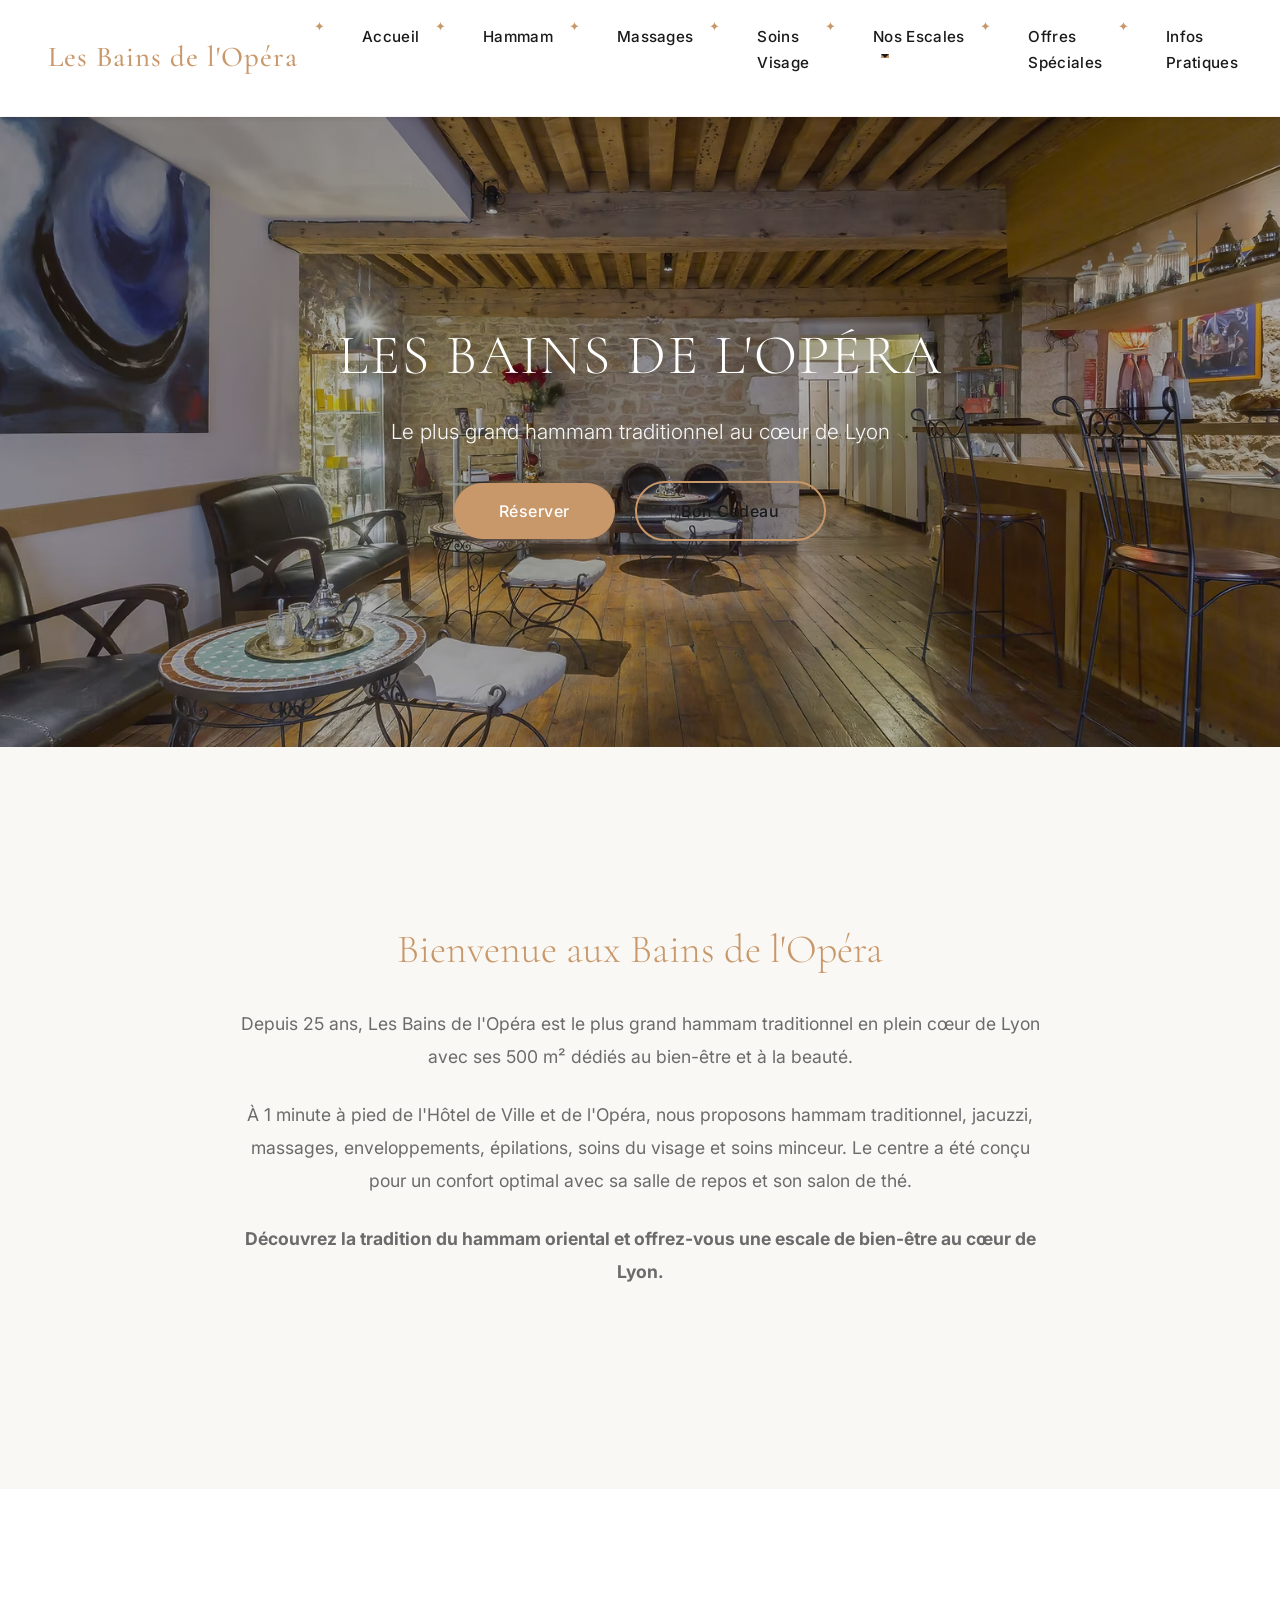
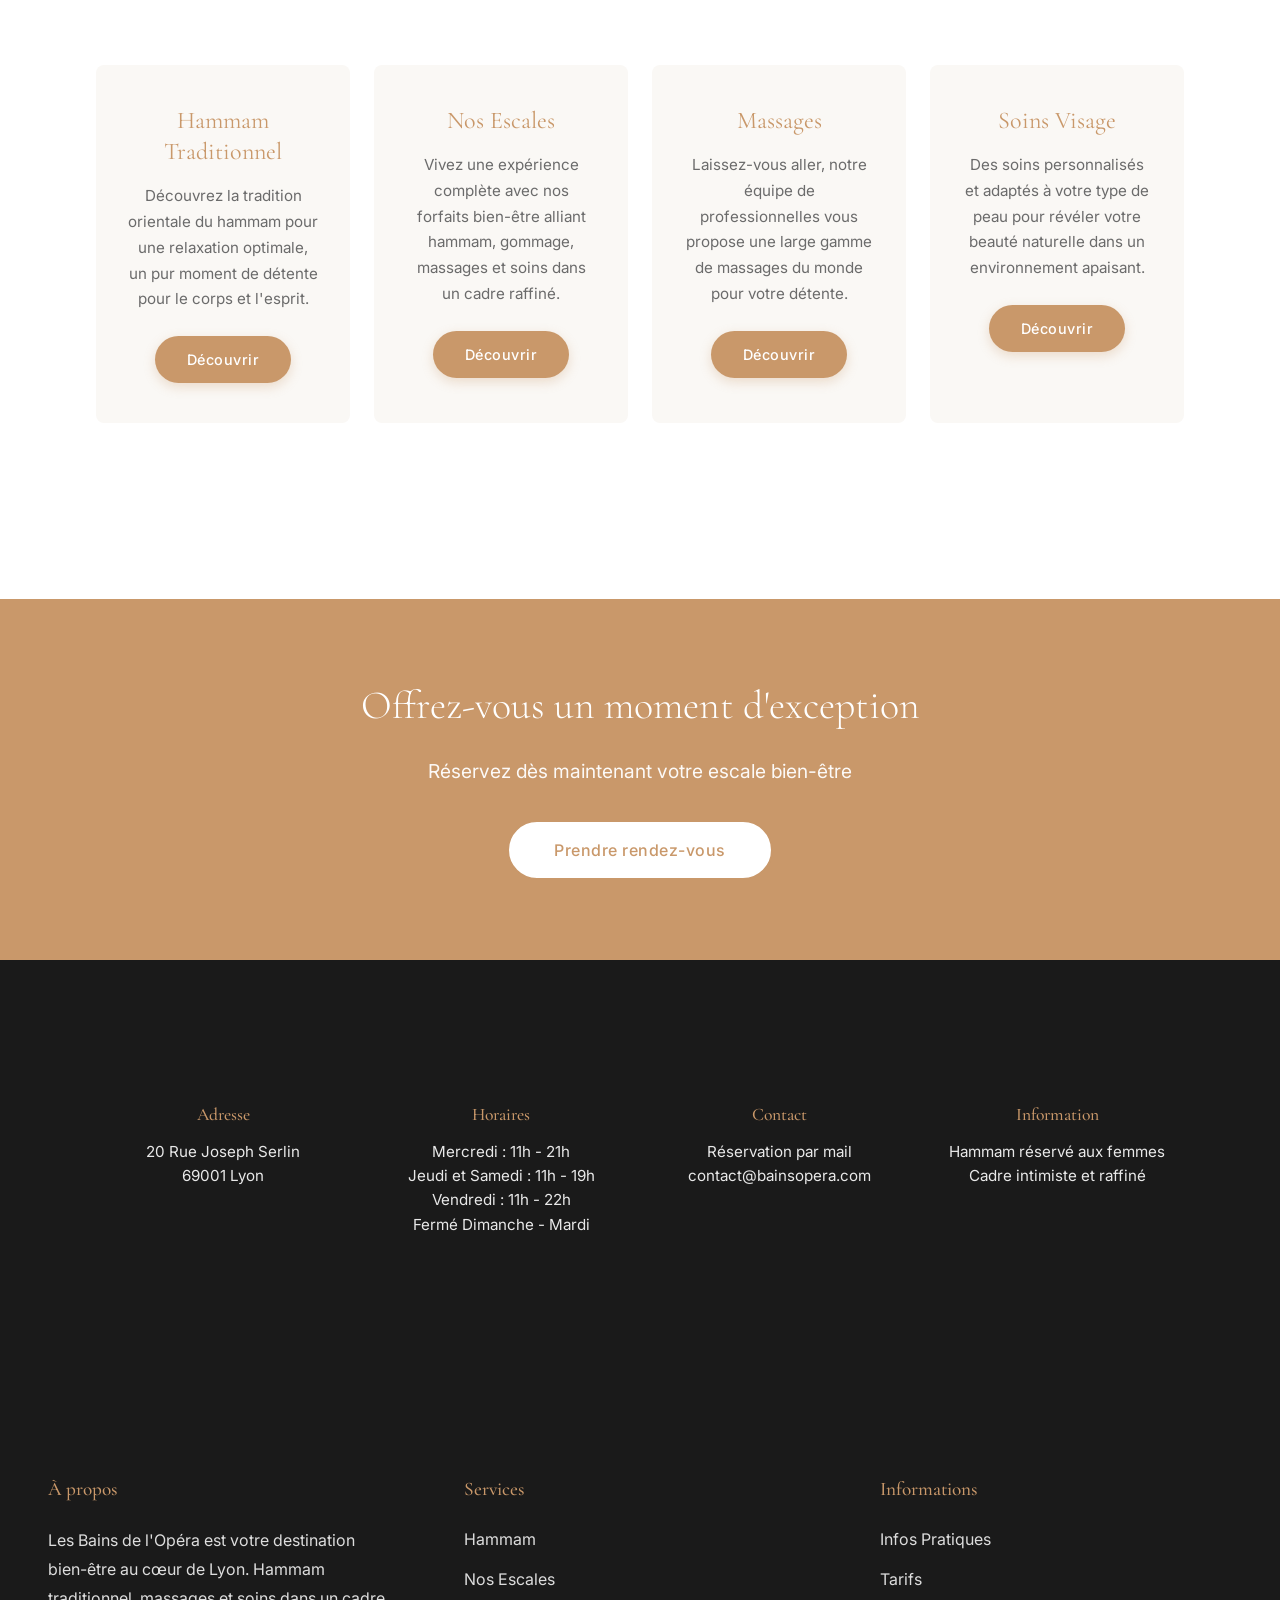
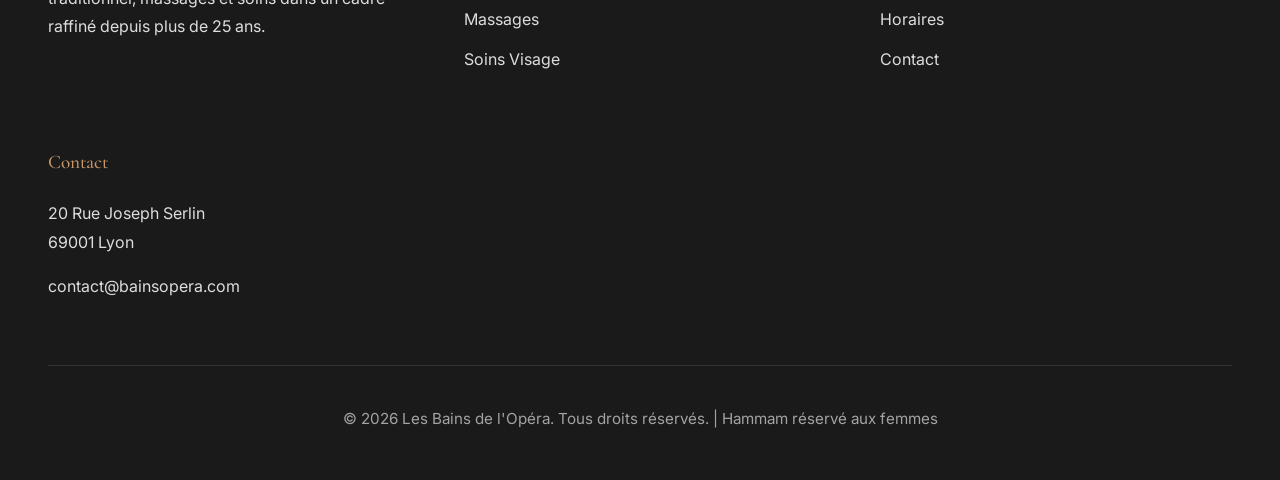
<file: index.html>
<!DOCTYPE html>
<html lang="fr">
<head>
    <meta charset="UTF-8">
    <meta name="viewport" content="width=device-width, initial-scale=1.0">
    <title>Les Bains de l'Opéra | Hammam & Spa à Lyon</title>
    <meta name="description" content="Le plus grand hammam traditionnel au cœur de Lyon. Découvrez nos soins, massages et escales bien-être dans un cadre raffiné.">
    <!-- Bootstrap CSS -->
    <link href="https://cdn.jsdelivr.net/npm/bootstrap@5.3.2/dist/css/bootstrap.min.css" rel="stylesheet">
    <link rel="stylesheet" href="styles.css">
    <style>
        /* Carousel Section */
        .carousel-container {
            position: relative;
            height: 70vh;
            min-height: 500px;
            overflow: hidden;
        }

        .carousel-slide {
            position: absolute;
            width: 100%;
            height: 100%;
            opacity: 0;
            transition: opacity 1s ease-in-out;
            background-size: cover;
            background-position: center;
            display: flex;
            align-items: center;
            justify-content: center;
        }

        .carousel-slide.active {
            opacity: 1;
        }

        .carousel-slide::before {
            content: '';
            position: absolute;
            top: 0;
            left: 0;
            width: 100%;
            height: 100%;
            background: linear-gradient(rgba(0, 0, 0, 0.3), rgba(0, 0, 0, 0.3));
        }

        .hero-content {
            position: relative;
            z-index: 2;
            max-width: 800px;
            padding: 2rem;
            text-align: center;
            color: var(--white);
        }

        .hero-content h1 {
            font-size: 3.5rem;
            font-weight: 300;
            margin-bottom: 1.5rem;
            line-height: 1.2;
            letter-spacing: 2px;
        }

        .hero-content p {
            font-size: 1.3rem;
            margin-bottom: 2rem;
            font-weight: 300;
            opacity: 0.95;
        }

        .hero-content .btn {
            margin: 0 0.5rem;
        }

        /* Carousel Controls */
        .carousel-btn {
            position: absolute;
            top: 50%;
            transform: translateY(-50%);
            background: rgba(255, 255, 255, 0.3);
            color: white;
            border: none;
            font-size: 2rem;
            padding: 1rem 1.5rem;
            cursor: pointer;
            z-index: 10;
            transition: background 0.3s;
            border-radius: 4px;
        }

        .carousel-btn:hover {
            background: rgba(255, 255, 255, 0.5);
        }

        .carousel-btn.prev {
            left: 2rem;
        }

        .carousel-btn.next {
            right: 2rem;
        }

        /* Carousel Indicators */
        .carousel-indicators {
            position: absolute;
            bottom: 2rem;
            left: 50%;
            transform: translateX(-50%);
            display: flex;
            gap: 0.5rem;
            z-index: 10;
        }

        .indicator {
            width: 12px;
            height: 12px;
            border-radius: 50%;
            background: rgba(255, 255, 255, 0.5);
            border: none;
            cursor: pointer;
            transition: background 0.3s;
        }

        .indicator.active {
            background: white;
            width: 30px;
            border-radius: 6px;
        }

        /* Responsive pour carousel et sections */
        @media (max-width: 1024px) {
            .carousel-container {
                height: 60vh;
                min-height: 450px;
            }

            .hero-content h1 {
                font-size: 3rem;
            }

            .hero-content p {
                font-size: 1.2rem;
            }

            .intro-section {
                padding: 4rem 2rem;
            }

            .intro-content h2 {
                font-size: 2.2rem;
            }

            .services-section {
                padding: 4rem 2rem;
            }

            .services-grid {
                grid-template-columns: repeat(auto-fit, minmax(250px, 1fr));
                gap: 2.5rem;
            }

            .cta-section {
                padding: 4rem 2rem;
            }

            .info-bar {
                padding: 2.5rem 2rem;
            }
        }

        @media (max-width: 767px) {
            .carousel-container {
                height: 50vh;
                min-height: 400px;
            }

            .carousel-btn {
                font-size: 1.3rem;
                padding: 0.6rem 0.9rem;
            }

            .carousel-btn.prev {
                left: 0.5rem;
            }

            .carousel-btn.next {
                right: 0.5rem;
            }

            .hero-content {
                padding: 1.5rem;
            }

            .hero-content h1 {
                font-size: 2.2rem;
                letter-spacing: 1px;
                margin-bottom: 1rem;
            }

            .hero-content p {
                font-size: 1rem;
                margin-bottom: 1.5rem;
            }

            .hero-content .btn {
                display: block;
                margin: 0.5rem auto;
                width: 90%;
                max-width: 300px;
            }

            .carousel-indicators {
                bottom: 1rem;
            }

            .indicator {
                width: 10px;
                height: 10px;
            }

            .indicator.active {
                width: 24px;
            }

            /* Intro section mobile */
            .intro-section {
                padding: 3rem 1.5rem;
            }

            .intro-content h2 {
                font-size: 1.9rem;
                margin-bottom: 1.5rem;
            }

            .intro-content p {
                font-size: 1rem;
                line-height: 1.8;
                margin-bottom: 1.2rem;
            }

            /* Services mobile */
            .services-section {
                padding: 3rem 1.5rem;
            }

            .services-grid {
                grid-template-columns: 1fr;
                gap: 2rem;
            }

            .service-card {
                padding: 2rem 1.5rem;
            }

            .service-card h3 {
                font-size: 1.4rem;
            }

            .service-card p {
                font-size: 0.95rem;
            }

            .service-card .btn {
                width: 100%;
                padding: 0.85rem 2rem;
            }

            /* CTA section mobile */
            .cta-section {
                padding: 3rem 1.5rem;
            }

            .cta-section h2 {
                font-size: 2rem;
                margin-bottom: 1.2rem;
            }

            .cta-section p {
                font-size: 1.1rem;
                margin-bottom: 1.5rem;
            }

            .cta-section .btn-secondary {
                width: 90%;
                max-width: 300px;
                padding: 1rem 2rem;
            }

            /* Info bar mobile */
            .info-bar {
                padding: 2.5rem 1.5rem;
            }

            .info-bar-content {
                grid-template-columns: 1fr;
                gap: 2rem;
            }

            .info-item h4 {
                font-size: 1.1rem;
                margin-bottom: 0.6rem;
            }

            .info-item p {
                font-size: 0.9rem;
            }
        }

        @media (max-width: 480px) {
            .carousel-container {
                height: 45vh;
                min-height: 350px;
            }

            .carousel-btn {
                font-size: 1.1rem;
                padding: 0.5rem 0.7rem;
            }

            .hero-content h1 {
                font-size: 1.8rem;
            }

            .hero-content p {
                font-size: 0.95rem;
            }

            .intro-section {
                padding: 2.5rem 1rem;
            }

            .intro-content h2 {
                font-size: 1.7rem;
            }

            .intro-content p {
                font-size: 0.95rem;
            }

            .services-section {
                padding: 2.5rem 1rem;
            }

            .service-card {
                padding: 1.8rem 1.2rem;
            }

            .cta-section {
                padding: 2.5rem 1rem;
            }

            .cta-section h2 {
                font-size: 1.8rem;
            }

            .cta-section p {
                font-size: 1rem;
            }

            .info-bar {
                padding: 2rem 1rem;
            }
        }

        /* Landscape mobile */
        @media (max-height: 500px) and (orientation: landscape) {
            .carousel-container {
                height: 85vh;
            }

            .hero-content h1 {
                font-size: 2rem;
                margin-bottom: 0.8rem;
            }

            .hero-content p {
                font-size: 0.95rem;
                margin-bottom: 1rem;
            }

            .carousel-btn {
                padding: 0.5rem 0.8rem;
            }
        }

        /* Introduction Section */
        .intro-section {
            background: var(--beige);
            padding: 5rem 3rem;
        }

        .intro-content {
            max-width: 900px;
            margin: 0 auto;
            text-align: center;
        }

        .intro-content h2 {
            font-size: 2.5rem;
            color: var(--primary);
            margin-bottom: 2rem;
            font-weight: 300;
        }

        .intro-content p {
            font-size: 1.1rem;
            line-height: 1.9;
            color: var(--grey);
            margin-bottom: 1.5rem;
        }

        /* Services Grid */
        .services-section {
            padding: 5rem 3rem;
            background: var(--white);
        }

        .services-grid {
            max-width: 1200px;
            margin: 0 auto;
            display: grid;
            grid-template-columns: repeat(auto-fit, minmax(280px, 1fr));
            gap: 3rem;
        }

        .service-card {
            text-align: center;
            padding: 2.5rem 2rem;
            background: var(--beige);
            border-radius: 8px;
            transition: transform 0.3s ease, box-shadow 0.3s ease;
        }

        .service-card:hover {
            transform: translateY(-5px);
            box-shadow: 0 8px 20px rgba(0,0,0,0.1);
        }

        .service-card h3 {
            font-size: 1.5rem;
            color: var(--primary);
            margin-bottom: 1rem;
            font-weight: 400;
        }

        .service-card p {
            font-size: 0.95rem;
            line-height: 1.7;
            color: var(--grey);
            margin-bottom: 1.5rem;
        }

        .service-card .btn {
            font-size: 0.9rem;
            padding: 0.8rem 2rem;
        }

        /* CTA Section */
        .cta-section {
            background: var(--primary);
            color: var(--white);
            padding: 5rem 3rem;
            text-align: center;
        }

        .cta-section h2 {
            font-size: 2.5rem;
            margin-bottom: 1.5rem;
            font-weight: 300;
        }

        .cta-section p {
            font-size: 1.2rem;
            margin-bottom: 2rem;
            opacity: 0.95;
        }

        .cta-section .btn-secondary {
            background: var(--white);
            color: var(--primary);
        }

        .cta-section .btn-secondary:hover {
            background: var(--beige);
        }

        /* Info Bar */
        .info-bar {
            background: var(--dark);
            color: var(--white);
            padding: 3rem;
            text-align: center;
        }

        .info-bar-content {
            max-width: 1200px;
            margin: 0 auto;
            display: grid;
            grid-template-columns: repeat(auto-fit, minmax(250px, 1fr));
            gap: 3rem;
        }

        .info-item h4 {
            color: var(--primary);
            font-size: 1.1rem;
            margin-bottom: 0.8rem;
            font-weight: 500;
        }

        .info-item p {
            font-size: 0.95rem;
            opacity: 0.9;
            line-height: 1.6;
        }

    </style>
</head>
<body>
    <header>
        <nav class="navbar navbar-expand-lg navbar-light bg-white sticky-top shadow-sm">
            <div class="container-fluid px-lg-5">
                <a class="navbar-brand logo" href="index.html">Les Bains de l'Opéra</a>
                <button class="navbar-toggler" type="button" data-bs-toggle="collapse" data-bs-target="#navbarNav" aria-controls="navbarNav" aria-expanded="false" aria-label="Toggle navigation">
                    <span class="navbar-toggler-icon"></span>
                </button>
                <div class="collapse navbar-collapse" id="navbarNav">
                    <ul class="navbar-nav ms-auto">
                        <li class="nav-item">
                            <a class="nav-link" href="index.html">Accueil</a>
                        </li>
                        <li class="nav-item">
                            <a class="nav-link" href="hammam.html">Hammam</a>
                        </li>
                        <li class="nav-item">
                            <a class="nav-link" href="massages.html">Massages</a>
                        </li>
                        <li class="nav-item">
                            <a class="nav-link" href="soins.html">Soins Visage</a>
                        </li>
                        <li class="nav-item dropdown">
                            <a class="nav-link dropdown-toggle" href="#" id="navbarDropdown" role="button" data-bs-toggle="dropdown" aria-expanded="false">
                                Nos Escales
                            </a>
                            <ul class="dropdown-menu" aria-labelledby="navbarDropdown">
                                <li><a class="dropdown-item" href="nos-escales.html">Nos Escales</a></li>
                                <li><a class="dropdown-item" href="escales-spa.html">Nos Escales avec SPA</a></li>
                                <li><a class="dropdown-item" href="escales-enveloppement.html">Nos Escales avec Enveloppement</a></li>
                            </ul>
                        </li>
                        <li class="nav-item">
                            <a class="nav-link" href="tarifs.html">Offres Spéciales</a>
                        </li>
                        <li class="nav-item">
                            <a class="nav-link" href="infos.html">Infos Pratiques</a>
                        </li>
                    </ul>
                </div>
            </div>
        </nav>
    </header>

    <!-- Le carousel sera chargé dynamiquement par content-loader.js -->
    <section class="carousel-container">
        <!-- Contenu de secours pendant le chargement -->
        <div class="carousel-slide active" style="background-image: url('images/accueil.avif');">
            <div class="hero-content">
                <h1>LES BAINS DE L'OPÉRA</h1>
                <p>Le plus grand hammam traditionnel au cœur de Lyon</p>
                <a href="reservation.html" class="btn">Réserver</a>
                <a href="infos.html" class="btn btn-secondary">Bon Cadeau</a>
            </div>
        </div>
    </section>

    <section class="intro-section">
        <div class="container">
            <div class="row justify-content-center">
                <div class="col-lg-10 col-xl-9 intro-content">
                    <h2>Bienvenue aux Bains de l'Opéra</h2>
                    <p>Depuis 25 ans, Les Bains de l'Opéra est le plus grand hammam traditionnel en plein cœur de Lyon avec ses 500 m² dédiés au bien-être et à la beauté.</p>
                    <p>À 1 minute à pied de l'Hôtel de Ville et de l'Opéra, nous proposons hammam traditionnel, jacuzzi, massages, enveloppements, épilations, soins du visage et soins minceur. Le centre a été conçu pour un confort optimal avec sa salle de repos et son salon de thé.</p>
                    <p><strong>Découvrez la tradition du hammam oriental et offrez-vous une escale de bien-être au cœur de Lyon.</strong></p>
                </div>
            </div>
        </div>
    </section>

    <section class="services-section">
        <div class="container">
            <div class="row g-4">
                <div class="col-12 col-sm-6 col-lg-3">
                    <div class="service-card h-100">
                        <h3>Hammam Traditionnel</h3>
                        <p>Découvrez la tradition orientale du hammam pour une relaxation optimale, un pur moment de détente pour le corps et l'esprit.</p>
                        <a href="hammam.html" class="btn">Découvrir</a>
                    </div>
                </div>

                <div class="col-12 col-sm-6 col-lg-3">
                    <div class="service-card h-100">
                        <h3>Nos Escales</h3>
                        <p>Vivez une expérience complète avec nos forfaits bien-être alliant hammam, gommage, massages et soins dans un cadre raffiné.</p>
                        <a href="nos-escales.html" class="btn">Découvrir</a>
                    </div>
                </div>

                <div class="col-12 col-sm-6 col-lg-3">
                    <div class="service-card h-100">
                        <h3>Massages</h3>
                        <p>Laissez-vous aller, notre équipe de professionnelles vous propose une large gamme de massages du monde pour votre détente.</p>
                        <a href="massages.html" class="btn">Découvrir</a>
                    </div>
                </div>

                <div class="col-12 col-sm-6 col-lg-3">
                    <div class="service-card h-100">
                        <h3>Soins Visage</h3>
                        <p>Des soins personnalisés et adaptés à votre type de peau pour révéler votre beauté naturelle dans un environnement apaisant.</p>
                        <a href="soins.html" class="btn">Découvrir</a>
                    </div>
                </div>
            </div>
        </div>
    </section>

    <section class="cta-section">
        <h2>Offrez-vous un moment d'exception</h2>
        <p>Réservez dès maintenant votre escale bien-être</p>
        <a href="reservation.html" class="btn btn-secondary">Prendre rendez-vous</a>
    </section>

    <section class="info-bar">
        <div class="container">
            <div class="row g-4">
                <div class="col-12 col-sm-6 col-lg-3">
                    <div class="info-item">
                        <h4>Adresse</h4>
                        <p>20 Rue Joseph Serlin<br>69001 Lyon</p>
                    </div>
                </div>

                <div class="col-12 col-sm-6 col-lg-3">
                    <div class="info-item">
                        <h4>Horaires</h4>
                        <p>Mercredi : 11h - 21h<br>
                        Jeudi et Samedi : 11h - 19h<br>
                        Vendredi : 11h - 22h<br>
                        Fermé Dimanche - Mardi</p>
                    </div>
                </div>

                <div class="col-12 col-sm-6 col-lg-3">
                    <div class="info-item">
                        <h4>Contact</h4>
                        <p>Réservation par mail<br>
                        contact@bainsopera.com</p>
                    </div>
                </div>

                <div class="col-12 col-sm-6 col-lg-3">
                    <div class="info-item">
                        <h4>Information</h4>
                        <p>Hammam réservé aux femmes<br>
                        Cadre intimiste et raffiné</p>
                    </div>
                </div>
            </div>
        </div>
    </section>

    <footer>
        <div class="footer-content">
            <div class="footer-section">
                <h3>À propos</h3>
                <p>Les Bains de l'Opéra est votre destination bien-être au cœur de Lyon. Hammam traditionnel, massages et soins dans un cadre raffiné depuis plus de 25 ans.</p>
            </div>

            <div class="footer-section">
                <h3>Services</h3>
                <a href="hammam.html">Hammam</a>
                <a href="nos-escales.html">Nos Escales</a>
                <a href="massages.html">Massages</a>
                <a href="soins.html">Soins Visage</a>
            </div>

            <div class="footer-section">
                <h3>Informations</h3>
                <a href="infos.html">Infos Pratiques</a>
                <a href="tarifs.html">Tarifs</a>
                <a href="infos.html">Horaires</a>
                <a href="infos.html">Contact</a>
            </div>

            <div class="footer-section">
                <h3>Contact</h3>
                <p>20 Rue Joseph Serlin<br>69001 Lyon</p>
                <p>contact@bainsopera.com</p>
            </div>
        </div>

        <div class="footer-bottom">
            <p>&copy; 2026 Les Bains de l'Opéra. Tous droits réservés. | Hammam réservé aux femmes</p>
        </div>
    </footer>

    <!-- Bootstrap JS -->
    <script src="https://cdn.jsdelivr.net/npm/bootstrap@5.3.2/dist/js/bootstrap.bundle.min.js"></script>
    <!-- Content Loader - Charge le contenu dynamique -->
    <script src="content-loader.js"></script>
</body>
</html>
</file>
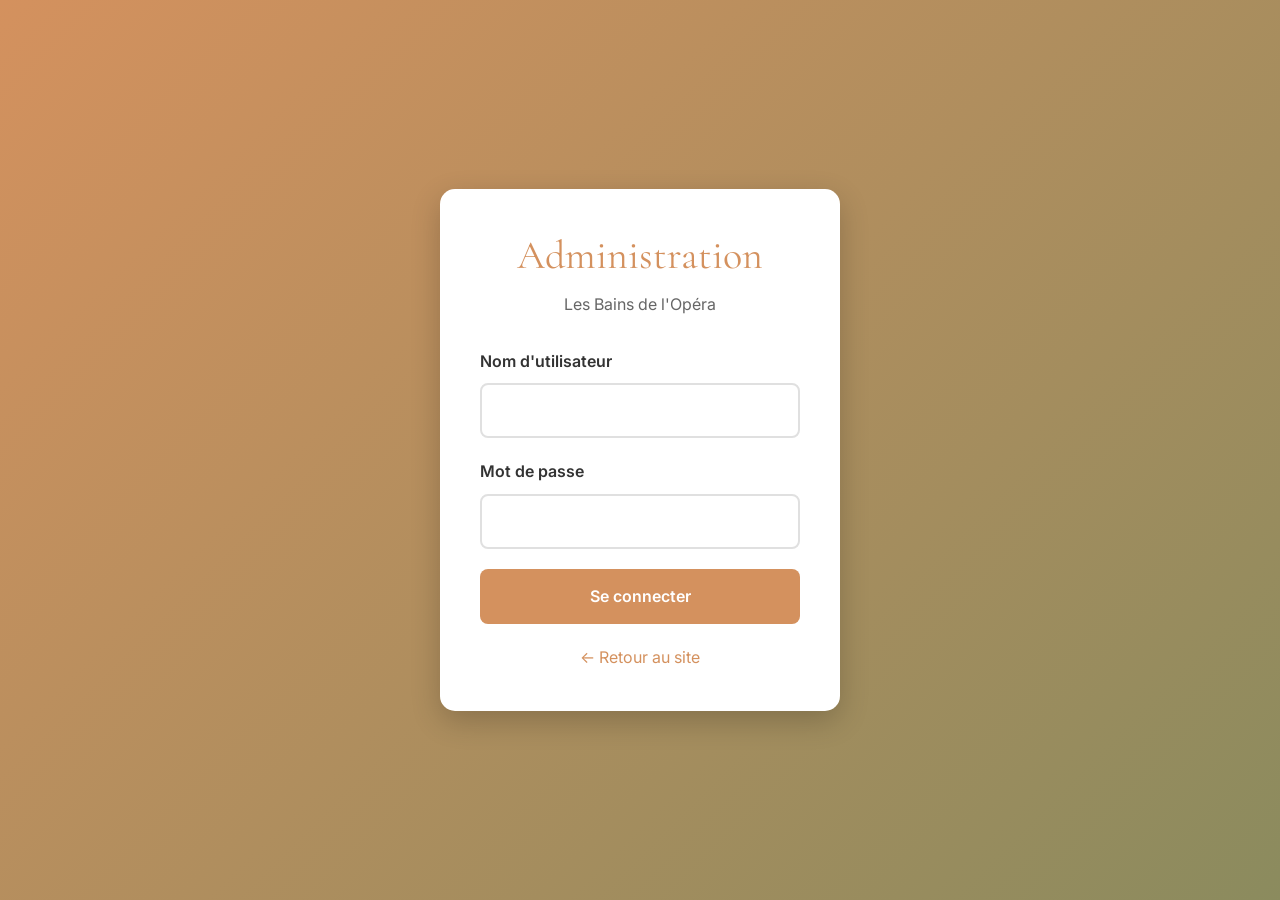
<file: admin-content.html>
<!DOCTYPE html>
<html lang="fr">
<head>
    <meta charset="UTF-8">
    <meta name="viewport" content="width=device-width, initial-scale=1.0">
    <title>Gestion du Contenu | Les Bains de l'Opéra</title>
    <!-- Bootstrap CSS -->
    <link href="https://cdn.jsdelivr.net/npm/bootstrap@5.3.2/dist/css/bootstrap.min.css" rel="stylesheet">
    <!-- Quill Editor CSS -->
    <link href="https://cdn.quilljs.com/1.3.6/quill.snow.css" rel="stylesheet">
    <style>
        * {
            margin: 0;
            padding: 0;
            box-sizing: border-box;
        }

        body {
            font-family: 'Arial', sans-serif;
            background: #f5f5f5;
            padding: 1rem;
        }

        .admin-header {
            background: #2C2C2C;
            color: white;
            padding: 1.5rem;
            border-radius: 8px;
            margin-bottom: 1.5rem;
            display: flex;
            justify-content: space-between;
            align-items: center;
            flex-wrap: wrap;
            gap: 1rem;
        }

        .admin-header-content h1 {
            margin-bottom: 0.5rem;
            font-size: clamp(1.5rem, 4vw, 2rem);
        }

        .admin-header-content p {
            font-size: clamp(0.9rem, 2vw, 1rem);
        }

        .header-buttons {
            display: flex;
            gap: 1rem;
            flex-wrap: wrap;
        }

        .btn-secondary {
            background: #6c757d;
            color: white;
            border: none;
            padding: 0.75rem 1.5rem;
            border-radius: 5px;
            cursor: pointer;
            font-size: 14px;
            transition: background 0.3s;
            text-decoration: none;
            display: inline-block;
        }

        .btn-secondary:hover {
            background: #5a6268;
            color: white;
        }

        .btn-logout {
            background: #D4915E;
            color: white;
            border: none;
            padding: 0.75rem 1.5rem;
            border-radius: 5px;
            cursor: pointer;
            font-size: 14px;
            transition: background 0.3s;
        }

        .btn-logout:hover {
            background: #c17d4a;
        }

        .content-container {
            background: white;
            border-radius: 8px;
            padding: 2rem;
            box-shadow: 0 2px 4px rgba(0,0,0,0.1);
        }

        .nav-tabs {
            border-bottom: 2px solid #D4915E;
            margin-bottom: 2rem;
        }

        .nav-tabs .nav-link {
            color: #2C2C2C;
            border: none;
            padding: 1rem 1.5rem;
            font-weight: 600;
            transition: all 0.3s;
        }

        .nav-tabs .nav-link:hover {
            color: #D4915E;
            border: none;
        }

        .nav-tabs .nav-link.active {
            color: #D4915E;
            background: transparent;
            border: none;
            border-bottom: 3px solid #D4915E;
        }

        .form-section {
            margin-bottom: 2rem;
        }

        .form-section h3 {
            color: #2C2C2C;
            margin-bottom: 1rem;
            padding-bottom: 0.5rem;
            border-bottom: 2px solid #f0f0f0;
        }

        .form-label {
            font-weight: 600;
            color: #2C2C2C;
            margin-bottom: 0.5rem;
        }

        .form-control, .form-select {
            border: 1px solid #ddd;
            border-radius: 4px;
            padding: 0.75rem;
        }

        .form-control:focus, .form-select:focus {
            border-color: #D4915E;
            box-shadow: 0 0 0 0.2rem rgba(212, 145, 94, 0.25);
        }

        .btn-primary {
            background: #D4915E;
            border: none;
            padding: 0.75rem 2rem;
            border-radius: 5px;
            font-weight: 600;
            transition: background 0.3s;
        }

        .btn-primary:hover {
            background: #c17d4a;
        }

        .btn-success {
            background: #28A745;
            border: none;
            padding: 0.5rem 1.5rem;
            border-radius: 5px;
            transition: background 0.3s;
        }

        .btn-success:hover {
            background: #218838;
        }

        .btn-danger {
            background: #DC3545;
            border: none;
            padding: 0.5rem 1.5rem;
            border-radius: 5px;
            transition: background 0.3s;
        }

        .btn-danger:hover {
            background: #C82333;
        }

        .alert {
            border-radius: 5px;
            padding: 1rem;
            margin-bottom: 1rem;
        }

        .table {
            margin-top: 1rem;
        }

        .table th {
            background: #D4915E;
            color: white;
            font-weight: 600;
        }

        .table tbody tr:hover {
            background: #f9f9f9;
        }

        .editor-container {
            height: 200px;
            margin-bottom: 1rem;
        }

        .image-preview {
            max-width: 200px;
            margin-top: 1rem;
            border-radius: 5px;
        }

        @media (max-width: 768px) {
            body {
                padding: 0.5rem;
            }

            .admin-header {
                padding: 1rem;
                flex-direction: column;
                align-items: flex-start;
            }

            .header-buttons {
                width: 100%;
            }

            .btn-secondary, .btn-logout {
                width: 100%;
            }

            .content-container {
                padding: 1rem;
            }

            .nav-tabs .nav-link {
                padding: 0.75rem 1rem;
                font-size: 0.9rem;
            }
        }
    </style>
</head>
<body>
    <div class="admin-header">
        <div class="admin-header-content">
            <h1>Gestion du Contenu</h1>
            <p>Les Bains de l'Opéra</p>
        </div>
        <div class="header-buttons">
            <a href="admin.html" class="btn-secondary">Retour aux réservations</a>
            <button class="btn-logout" onclick="logout()">Se déconnecter</button>
        </div>
    </div>

    <div class="content-container">
        <ul class="nav nav-tabs" id="contentTabs" role="tablist">
            <li class="nav-item" role="presentation">
                <button class="nav-link active" id="settings-tab" data-bs-toggle="tab" data-bs-target="#settings" type="button" role="tab">
                    Paramètres
                </button>
            </li>
            <li class="nav-item" role="presentation">
                <button class="nav-link" id="carousel-tab" data-bs-toggle="tab" data-bs-target="#carousel" type="button" role="tab">
                    Carousel
                </button>
            </li>
            <li class="nav-item" role="presentation">
                <button class="nav-link" id="formules-tab" data-bs-toggle="tab" data-bs-target="#formules" type="button" role="tab">
                    Formules & Tarifs
                </button>
            </li>
            <li class="nav-item" role="presentation">
                <button class="nav-link" id="offers-tab" data-bs-toggle="tab" data-bs-target="#offers" type="button" role="tab">
                    Offres Spéciales
                </button>
            </li>
            <li class="nav-item" role="presentation">
                <button class="nav-link" id="design-tab" data-bs-toggle="tab" data-bs-target="#design" type="button" role="tab">
                    Design & Style
                </button>
            </li>
        </ul>

        <div class="tab-content" id="contentTabsContent">
            <!-- Paramètres -->
            <div class="tab-pane fade show active" id="settings" role="tabpanel">
                <div id="settings-alert"></div>
                <form id="settings-form">
                    <div class="form-section">
                        <h3>Informations Générales</h3>
                        <div class="row">
                            <div class="col-md-6 mb-3">
                                <label class="form-label">Nom du site</label>
                                <input type="text" class="form-control" name="site_name" required>
                            </div>
                            <div class="col-md-6 mb-3">
                                <label class="form-label">Description</label>
                                <input type="text" class="form-control" name="site_description" required>
                            </div>
                        </div>
                    </div>

                    <div class="form-section">
                        <h3>Contact</h3>
                        <div class="row">
                            <div class="col-md-12 mb-3">
                                <label class="form-label">Adresse</label>
                                <input type="text" class="form-control" name="address" required>
                            </div>
                            <div class="col-md-6 mb-3">
                                <label class="form-label">Email</label>
                                <input type="email" class="form-control" name="email" required>
                            </div>
                            <div class="col-md-6 mb-3">
                                <label class="form-label">Téléphone</label>
                                <input type="text" class="form-control" name="phone">
                            </div>
                        </div>
                    </div>

                    <div class="form-section">
                        <h3>Horaires d'ouverture</h3>
                        <div class="row">
                            <div class="col-md-6 mb-3">
                                <label class="form-label">Lundi</label>
                                <input type="text" class="form-control" name="hours_lundi" placeholder="Ex: 11h - 19h ou Fermé">
                            </div>
                            <div class="col-md-6 mb-3">
                                <label class="form-label">Mardi</label>
                                <input type="text" class="form-control" name="hours_mardi" placeholder="Ex: 11h - 19h ou Fermé">
                            </div>
                            <div class="col-md-6 mb-3">
                                <label class="form-label">Mercredi</label>
                                <input type="text" class="form-control" name="hours_mercredi" placeholder="Ex: 11h - 19h ou Fermé">
                            </div>
                            <div class="col-md-6 mb-3">
                                <label class="form-label">Jeudi</label>
                                <input type="text" class="form-control" name="hours_jeudi" placeholder="Ex: 11h - 19h ou Fermé">
                            </div>
                            <div class="col-md-6 mb-3">
                                <label class="form-label">Vendredi</label>
                                <input type="text" class="form-control" name="hours_vendredi" placeholder="Ex: 11h - 19h ou Fermé">
                            </div>
                            <div class="col-md-6 mb-3">
                                <label class="form-label">Samedi</label>
                                <input type="text" class="form-control" name="hours_samedi" placeholder="Ex: 11h - 19h ou Fermé">
                            </div>
                            <div class="col-md-6 mb-3">
                                <label class="form-label">Dimanche</label>
                                <input type="text" class="form-control" name="hours_dimanche" placeholder="Ex: 11h - 19h ou Fermé">
                            </div>
                        </div>
                    </div>

                    <button type="submit" class="btn btn-primary">Enregistrer les paramètres</button>
                </form>
            </div>

            <!-- Carousel -->
            <div class="tab-pane fade" id="carousel" role="tabpanel">
                <div id="carousel-alert"></div>
                <button class="btn btn-success mb-3" onclick="showCarouselModal()">
                    Ajouter une image
                </button>
                <div class="table-responsive">
                    <table class="table">
                        <thead>
                            <tr>
                                <th>Ordre</th>
                                <th>Titre</th>
                                <th>Sous-titre</th>
                                <th>Image</th>
                                <th>Actif</th>
                                <th>Actions</th>
                            </tr>
                        </thead>
                        <tbody id="carousel-tbody">
                            <tr>
                                <td colspan="6" class="text-center">Chargement...</td>
                            </tr>
                        </tbody>
                    </table>
                </div>
            </div>

            <!-- Formules & Tarifs -->
            <div class="tab-pane fade" id="formules" role="tabpanel">
                <div id="formules-alert"></div>
                <button class="btn btn-success mb-3" onclick="showFormuleModal()">
                    Ajouter une formule
                </button>
                <div class="table-responsive">
                    <table class="table">
                        <thead>
                            <tr>
                                <th>Nom</th>
                                <th>Type</th>
                                <th>Description</th>
                                <th>Prix</th>
                                <th>Durée</th>
                                <th>Actions</th>
                            </tr>
                        </thead>
                        <tbody id="formules-tbody">
                            <tr>
                                <td colspan="6" class="text-center">Chargement...</td>
                            </tr>
                        </tbody>
                    </table>
                </div>
            </div>

            <!-- Offres Spéciales -->
            <div class="tab-pane fade" id="offers" role="tabpanel">
                <div id="offers-alert"></div>
                <button class="btn btn-success mb-3" onclick="showOfferModal()">
                    Ajouter une offre
                </button>
                <div class="table-responsive">
                    <table class="table">
                        <thead>
                            <tr>
                                <th>Titre</th>
                                <th>Description</th>
                                <th>Prix</th>
                                <th>Validité</th>
                                <th>Actif</th>
                                <th>Actions</th>
                            </tr>
                        </thead>
                        <tbody id="offers-tbody">
                            <tr>
                                <td colspan="6" class="text-center">Chargement...</td>
                            </tr>
                        </tbody>
                    </table>
                </div>
            </div>

            <!-- Design & Style -->
            <div class="tab-pane fade" id="design" role="tabpanel">
                <div id="design-alert"></div>

                <form id="design-form">
                    <div class="form-section">
                        <h3>🎨 Couleurs du Site</h3>
                        <p style="color: #666; margin-bottom: 1.5rem;">Personnalisez les couleurs principales de votre site</p>
                        <div class="row">
                            <div class="col-md-4 mb-3">
                                <label class="form-label">Couleur Principale</label>
                                <input type="color" class="form-control form-control-color" name="theme_primary_color" title="Couleur principale">
                                <small class="text-muted">Utilisée pour les boutons, titres importants</small>
                            </div>
                            <div class="col-md-4 mb-3">
                                <label class="form-label">Couleur Secondaire</label>
                                <input type="color" class="form-control form-control-color" name="theme_secondary_color" title="Couleur secondaire">
                                <small class="text-muted">Utilisée pour les en-têtes, footer</small>
                            </div>
                            <div class="col-md-4 mb-3">
                                <label class="form-label">Couleur d'Accentuation</label>
                                <input type="color" class="form-control form-control-color" name="theme_accent_color" title="Couleur d'accentuation">
                                <small class="text-muted">Pour les effets au survol</small>
                            </div>
                        </div>
                        <div class="row">
                            <div class="col-md-4 mb-3">
                                <label class="form-label">Fond de Page</label>
                                <input type="color" class="form-control form-control-color" name="theme_background_color" title="Fond de page">
                                <small class="text-muted">Couleur de fond principale</small>
                            </div>
                            <div class="col-md-4 mb-3">
                                <label class="form-label">Couleur du Texte</label>
                                <input type="color" class="form-control form-control-color" name="theme_text_color" title="Couleur du texte">
                                <small class="text-muted">Couleur par défaut du texte</small>
                            </div>
                            <div class="col-md-4 mb-3">
                                <label class="form-label">Fond Clair</label>
                                <input type="color" class="form-control form-control-color" name="theme_light_bg_color" title="Fond clair">
                                <small class="text-muted">Pour les sections claires</small>
                            </div>
                        </div>
                    </div>

                    <div class="form-section">
                        <h3>✍️ Typographie</h3>
                        <div class="row">
                            <div class="col-md-6 mb-3">
                                <label class="form-label">Police Principale</label>
                                <select class="form-select" name="theme_font_family">
                                    <option value="Arial, sans-serif">Arial (Sans-serif)</option>
                                    <option value="'Helvetica Neue', Helvetica, sans-serif">Helvetica</option>
                                    <option value="'Segoe UI', Tahoma, Geneva, sans-serif">Segoe UI</option>
                                    <option value="'Roboto', sans-serif">Roboto</option>
                                    <option value="'Open Sans', sans-serif">Open Sans</option>
                                    <option value="'Lato', sans-serif">Lato</option>
                                    <option value="'Montserrat', sans-serif">Montserrat</option>
                                </select>
                            </div>
                            <div class="col-md-6 mb-3">
                                <label class="form-label">Police des Titres</label>
                                <select class="form-select" name="theme_heading_font">
                                    <option value="Georgia, serif">Georgia (Serif)</option>
                                    <option value="'Times New Roman', Times, serif">Times New Roman</option>
                                    <option value="'Playfair Display', serif">Playfair Display</option>
                                    <option value="'Merriweather', serif">Merriweather</option>
                                    <option value="'Arial', sans-serif">Arial (Sans-serif)</option>
                                    <option value="'Roboto', sans-serif">Roboto</option>
                                    <option value="'Montserrat', sans-serif">Montserrat</option>
                                </select>
                            </div>
                        </div>
                    </div>

                    <div class="form-section">
                        <h3>📝 Textes de la Page d'Accueil</h3>
                        <div class="row">
                            <div class="col-md-6 mb-3">
                                <label class="form-label">Titre Principal (Hero)</label>
                                <input type="text" class="form-control" name="home_hero_title" placeholder="Ex: LES BAINS DE L'OPÉRA">
                            </div>
                            <div class="col-md-6 mb-3">
                                <label class="form-label">Sous-titre (Hero)</label>
                                <input type="text" class="form-control" name="home_hero_subtitle" placeholder="Ex: Le plus grand hammam...">
                            </div>
                        </div>
                        <div class="mb-3">
                            <label class="form-label">Titre de la Section Introduction</label>
                            <input type="text" class="form-control" name="home_intro_title" placeholder="Ex: Bienvenue aux Bains de l'Opéra">
                        </div>
                        <div class="mb-3">
                            <label class="form-label">Texte d'Introduction</label>
                            <textarea class="form-control" name="home_intro_text" rows="3" placeholder="Texte de présentation..."></textarea>
                        </div>
                        <div class="row">
                            <div class="col-md-6 mb-3">
                                <label class="form-label">Titre Section CTA</label>
                                <input type="text" class="form-control" name="cta_section_title" placeholder="Ex: Offrez-vous un moment d'exception">
                            </div>
                            <div class="col-md-6 mb-3">
                                <label class="form-label">Sous-titre Section CTA</label>
                                <input type="text" class="form-control" name="cta_section_subtitle" placeholder="Ex: Réservez dès maintenant...">
                            </div>
                        </div>
                    </div>

                    <div class="form-section">
                        <h3>🔘 Textes des Boutons</h3>
                        <div class="row">
                            <div class="col-md-6 mb-3">
                                <label class="form-label">Bouton Principal</label>
                                <input type="text" class="form-control" name="btn_primary_text" placeholder="Ex: Réserver">
                            </div>
                            <div class="col-md-6 mb-3">
                                <label class="form-label">Bouton Secondaire</label>
                                <input type="text" class="form-control" name="btn_secondary_text" placeholder="Ex: En savoir plus">
                            </div>
                        </div>
                    </div>

                    <button type="submit" class="btn btn-primary">Enregistrer le Design</button>
                    <button type="button" class="btn btn-secondary ms-2" onclick="previewDesign()">Prévisualiser</button>
                </form>
            </div>
        </div>
    </div>

    <!-- Modal Carousel -->
    <div class="modal fade" id="carouselModal" tabindex="-1">
        <div class="modal-dialog">
            <div class="modal-content">
                <div class="modal-header">
                    <h5 class="modal-title" id="carouselModalLabel">Ajouter une image</h5>
                    <button type="button" class="btn-close" data-bs-dismiss="modal"></button>
                </div>
                <form id="carousel-form">
                    <div class="modal-body">
                        <input type="hidden" id="carousel-id">
                        <div class="mb-3">
                            <label class="form-label">URL de l'image</label>
                            <input type="text" class="form-control" id="carousel-image-url" required>
                            <small class="text-muted">Ex: images/monimage.jpg</small>
                        </div>
                        <div class="mb-3">
                            <label class="form-label">Titre</label>
                            <input type="text" class="form-control" id="carousel-title" required>
                        </div>
                        <div class="mb-3">
                            <label class="form-label">Sous-titre</label>
                            <input type="text" class="form-control" id="carousel-subtitle" required>
                        </div>
                        <div class="mb-3">
                            <label class="form-label">Texte du bouton</label>
                            <input type="text" class="form-control" id="carousel-button-text">
                        </div>
                        <div class="mb-3">
                            <label class="form-label">Lien du bouton</label>
                            <input type="text" class="form-control" id="carousel-button-link">
                        </div>
                        <div class="mb-3">
                            <label class="form-label">Ordre d'affichage</label>
                            <input type="number" class="form-control" id="carousel-order" value="1">
                        </div>
                    </div>
                    <div class="modal-footer">
                        <button type="button" class="btn btn-secondary" data-bs-dismiss="modal">Annuler</button>
                        <button type="submit" class="btn btn-primary">Enregistrer</button>
                    </div>
                </form>
            </div>
        </div>
    </div>

    <!-- Modal Formule -->
    <div class="modal fade" id="formuleModal" tabindex="-1">
        <div class="modal-dialog">
            <div class="modal-content">
                <div class="modal-header">
                    <h5 class="modal-title" id="formuleModalLabel">Ajouter une formule</h5>
                    <button type="button" class="btn-close" data-bs-dismiss="modal"></button>
                </div>
                <form id="formule-form">
                    <div class="modal-body">
                        <input type="hidden" id="formule-id">
                        <div class="mb-3">
                            <label class="form-label">Nom</label>
                            <input type="text" class="form-control" id="formule-nom" required>
                        </div>
                        <div class="mb-3">
                            <label class="form-label">Type</label>
                            <select class="form-select" id="formule-type" required>
                                <option value="escale">Escale</option>
                                <option value="escale_spa">Escale avec SPA</option>
                                <option value="hammam">Hammam</option>
                                <option value="massage">Massage</option>
                                <option value="soin">Soin</option>
                            </select>
                        </div>
                        <div class="mb-3">
                            <label class="form-label">Description</label>
                            <textarea class="form-control" id="formule-description" rows="3" required></textarea>
                        </div>
                        <div class="mb-3">
                            <label class="form-label">Prix (€)</label>
                            <input type="number" step="0.01" class="form-control" id="formule-prix" required>
                        </div>
                        <div class="mb-3">
                            <label class="form-label">Durée (minutes)</label>
                            <input type="number" class="form-control" id="formule-duree" required>
                        </div>
                    </div>
                    <div class="modal-footer">
                        <button type="button" class="btn btn-secondary" data-bs-dismiss="modal">Annuler</button>
                        <button type="submit" class="btn btn-primary">Enregistrer</button>
                    </div>
                </form>
            </div>
        </div>
    </div>

    <!-- Modal Offre -->
    <div class="modal fade" id="offerModal" tabindex="-1">
        <div class="modal-dialog">
            <div class="modal-content">
                <div class="modal-header">
                    <h5 class="modal-title" id="offerModalLabel">Ajouter une offre</h5>
                    <button type="button" class="btn-close" data-bs-dismiss="modal"></button>
                </div>
                <form id="offer-form">
                    <div class="modal-body">
                        <input type="hidden" id="offer-id">
                        <div class="mb-3">
                            <label class="form-label">Titre</label>
                            <input type="text" class="form-control" id="offer-title" required>
                        </div>
                        <div class="mb-3">
                            <label class="form-label">Description</label>
                            <textarea class="form-control" id="offer-description" rows="3" required></textarea>
                        </div>
                        <div class="mb-3">
                            <label class="form-label">Prix (€)</label>
                            <input type="number" step="0.01" class="form-control" id="offer-price">
                        </div>
                        <div class="mb-3">
                            <label class="form-label">Prix barré (€)</label>
                            <input type="number" step="0.01" class="form-control" id="offer-old-price">
                            <small class="text-muted">Prix avant réduction (optionnel)</small>
                        </div>
                        <div class="mb-3">
                            <label class="form-label">Valide du</label>
                            <input type="date" class="form-control" id="offer-valid-from">
                        </div>
                        <div class="mb-3">
                            <label class="form-label">Valide jusqu'au</label>
                            <input type="date" class="form-control" id="offer-valid-until">
                        </div>
                    </div>
                    <div class="modal-footer">
                        <button type="button" class="btn btn-secondary" data-bs-dismiss="modal">Annuler</button>
                        <button type="submit" class="btn btn-primary">Enregistrer</button>
                    </div>
                </form>
            </div>
        </div>
    </div>

    <!-- Bootstrap JS -->
    <script src="https://cdn.jsdelivr.net/npm/bootstrap@5.3.2/dist/js/bootstrap.bundle.min.js"></script>

    <script>
        // Déterminer l'URL de l'API automatiquement
        const API_URL = window.location.hostname === 'localhost' || window.location.hostname === '127.0.0.1'
            ? 'http://127.0.0.1:5000/api'
            : 'https://bains-opera.onrender.com/api';

        // Vérifier l'authentification au chargement
        document.addEventListener('DOMContentLoaded', () => {
            checkAuth();
        });

        function checkAuth() {
            const token = localStorage.getItem('admin_token');
            if (!token) {
                window.location.href = 'login.html';
                return;
            }
            loadSettings();
            loadCarousel();
            loadFormules();
            loadOffers();
        }

        function getAuthHeaders() {
            const token = localStorage.getItem('admin_token');
            return {
                'Content-Type': 'application/json',
                'Authorization': `Bearer ${token}`
            };
        }

        function logout() {
            localStorage.removeItem('admin_token');
            window.location.href = 'login.html';
        }

        function showAlert(containerId, message, type = 'success') {
            const container = document.getElementById(containerId);
            container.innerHTML = `
                <div class="alert alert-${type} alert-dismissible fade show" role="alert">
                    ${message}
                    <button type="button" class="btn-close" data-bs-dismiss="alert"></button>
                </div>
            `;
            setTimeout(() => {
                container.innerHTML = '';
            }, 5000);
        }

        // ============================================
        // Paramètres
        // ============================================

        async function loadSettings() {
            try {
                const response = await fetch(`${API_URL}/cms/settings`);
                const settings = await response.json();

                const form = document.getElementById('settings-form');
                Object.keys(settings).forEach(key => {
                    const input = form.querySelector(`[name="${key}"]`);
                    if (input) {
                        input.value = settings[key] || '';
                    }
                });
            } catch (error) {
                console.error('Erreur:', error);
                showAlert('settings-alert', 'Erreur lors du chargement des paramètres', 'danger');
            }
        }

        document.getElementById('settings-form').addEventListener('submit', async (e) => {
            e.preventDefault();
            const formData = new FormData(e.target);
            const settings = Object.fromEntries(formData);

            try {
                const response = await fetch(`${API_URL}/cms/settings`, {
                    method: 'PUT',
                    headers: getAuthHeaders(),
                    body: JSON.stringify(settings)
                });

                if (response.ok) {
                    showAlert('settings-alert', 'Paramètres enregistrés avec succès !', 'success');
                } else {
                    throw new Error('Erreur lors de la sauvegarde');
                }
            } catch (error) {
                console.error('Erreur:', error);
                showAlert('settings-alert', 'Erreur lors de la sauvegarde des paramètres', 'danger');
            }
        });

        // ============================================
        // Carousel
        // ============================================

        async function loadCarousel() {
            try {
                const response = await fetch(`${API_URL}/cms/carousel/all`, {
                    headers: getAuthHeaders()
                });
                const images = await response.json();

                const tbody = document.getElementById('carousel-tbody');
                if (images.length === 0) {
                    tbody.innerHTML = '<tr><td colspan="6" class="text-center">Aucune image</td></tr>';
                    return;
                }

                tbody.innerHTML = images.map(img => `
                    <tr>
                        <td>${img.display_order}</td>
                        <td>${img.title}</td>
                        <td>${img.subtitle}</td>
                        <td><img src="${img.image_url}" alt="${img.title}" style="max-width: 100px;"></td>
                        <td>${img.active ? '✓' : '✗'}</td>
                        <td>
                            <button class="btn btn-sm btn-primary" onclick="editCarouselImage(${img.id})">Modifier</button>
                            <button class="btn btn-sm btn-danger" onclick="deleteCarouselImage(${img.id})">Supprimer</button>
                        </td>
                    </tr>
                `).join('');
            } catch (error) {
                console.error('Erreur:', error);
                showAlert('carousel-alert', 'Erreur lors du chargement du carousel', 'danger');
            }
        }

        function showCarouselModal(id = null) {
            const modal = new bootstrap.Modal(document.getElementById('carouselModal'));
            document.getElementById('carousel-form').reset();
            document.getElementById('carousel-id').value = id || '';
            document.getElementById('carouselModalLabel').textContent = id ? 'Modifier l\'image' : 'Ajouter une image';

            if (id) {
                // Charger les données de l'image
                loadCarouselImage(id);
            }

            modal.show();
        }

        async function loadCarouselImage(id) {
            try {
                const response = await fetch(`${API_URL}/cms/carousel/all`, {
                    headers: getAuthHeaders()
                });
                const images = await response.json();
                const image = images.find(img => img.id === id);

                if (image) {
                    document.getElementById('carousel-image-url').value = image.image_url;
                    document.getElementById('carousel-title').value = image.title;
                    document.getElementById('carousel-subtitle').value = image.subtitle;
                    document.getElementById('carousel-button-text').value = image.button_text || '';
                    document.getElementById('carousel-button-link').value = image.button_link || '';
                    document.getElementById('carousel-order').value = image.display_order;
                }
            } catch (error) {
                console.error('Erreur:', error);
            }
        }

        document.getElementById('carousel-form').addEventListener('submit', async (e) => {
            e.preventDefault();

            const id = document.getElementById('carousel-id').value;
            const data = {
                image_url: document.getElementById('carousel-image-url').value,
                title: document.getElementById('carousel-title').value,
                subtitle: document.getElementById('carousel-subtitle').value,
                button_text: document.getElementById('carousel-button-text').value,
                button_link: document.getElementById('carousel-button-link').value,
                display_order: parseInt(document.getElementById('carousel-order').value)
            };

            try {
                const url = id ? `${API_URL}/cms/carousel/${id}` : `${API_URL}/cms/carousel`;
                const method = id ? 'PUT' : 'POST';

                const response = await fetch(url, {
                    method: method,
                    headers: getAuthHeaders(),
                    body: JSON.stringify(data)
                });

                if (response.ok) {
                    bootstrap.Modal.getInstance(document.getElementById('carouselModal')).hide();
                    showAlert('carousel-alert', 'Image enregistrée avec succès !', 'success');
                    loadCarousel();
                } else {
                    throw new Error('Erreur lors de la sauvegarde');
                }
            } catch (error) {
                console.error('Erreur:', error);
                alert('Erreur lors de la sauvegarde de l\'image');
            }
        });

        function editCarouselImage(id) {
            showCarouselModal(id);
        }

        async function deleteCarouselImage(id) {
            if (!confirm('Voulez-vous vraiment supprimer cette image ?')) return;

            try {
                const response = await fetch(`${API_URL}/cms/carousel/${id}`, {
                    method: 'DELETE',
                    headers: getAuthHeaders()
                });

                if (response.ok) {
                    showAlert('carousel-alert', 'Image supprimée avec succès !', 'success');
                    loadCarousel();
                } else {
                    throw new Error('Erreur lors de la suppression');
                }
            } catch (error) {
                console.error('Erreur:', error);
                alert('Erreur lors de la suppression de l\'image');
            }
        }

        // ============================================
        // Formules
        // ============================================

        async function loadFormules() {
            try {
                const response = await fetch(`${API_URL}/cms/formules`, {
                    headers: getAuthHeaders()
                });
                const formules = await response.json();

                const tbody = document.getElementById('formules-tbody');
                if (formules.length === 0) {
                    tbody.innerHTML = '<tr><td colspan="6" class="text-center">Aucune formule</td></tr>';
                    return;
                }

                tbody.innerHTML = formules.map(f => `
                    <tr>
                        <td><strong>${f.nom}</strong></td>
                        <td>${getTypeLabel(f.type)}</td>
                        <td>${f.description}</td>
                        <td>${f.prix} €</td>
                        <td>${f.duree} min</td>
                        <td>
                            <button class="btn btn-sm btn-primary" onclick="editFormule(${f.id})">Modifier</button>
                            <button class="btn btn-sm btn-danger" onclick="deleteFormule(${f.id})">Supprimer</button>
                        </td>
                    </tr>
                `).join('');
            } catch (error) {
                console.error('Erreur:', error);
                showAlert('formules-alert', 'Erreur lors du chargement des formules', 'danger');
            }
        }

        function getTypeLabel(type) {
            const labels = {
                'escale': 'Escale',
                'escale_spa': 'Escale avec SPA',
                'hammam': 'Hammam',
                'massage': 'Massage',
                'soin': 'Soin'
            };
            return labels[type] || type;
        }

        function showFormuleModal(id = null) {
            const modal = new bootstrap.Modal(document.getElementById('formuleModal'));
            document.getElementById('formule-form').reset();
            document.getElementById('formule-id').value = id || '';
            document.getElementById('formuleModalLabel').textContent = id ? 'Modifier la formule' : 'Ajouter une formule';

            if (id) {
                loadFormule(id);
            }

            modal.show();
        }

        async function loadFormule(id) {
            try {
                const response = await fetch(`${API_URL}/cms/formules`, {
                    headers: getAuthHeaders()
                });
                const formules = await response.json();
                const formule = formules.find(f => f.id === id);

                if (formule) {
                    document.getElementById('formule-nom').value = formule.nom;
                    document.getElementById('formule-type').value = formule.type;
                    document.getElementById('formule-description').value = formule.description;
                    document.getElementById('formule-prix').value = formule.prix;
                    document.getElementById('formule-duree').value = formule.duree;
                }
            } catch (error) {
                console.error('Erreur:', error);
            }
        }

        document.getElementById('formule-form').addEventListener('submit', async (e) => {
            e.preventDefault();

            const id = document.getElementById('formule-id').value;
            const data = {
                nom: document.getElementById('formule-nom').value,
                type: document.getElementById('formule-type').value,
                description: document.getElementById('formule-description').value,
                prix: parseFloat(document.getElementById('formule-prix').value),
                duree: parseInt(document.getElementById('formule-duree').value)
            };

            try {
                const url = id ? `${API_URL}/cms/formules/${id}` : `${API_URL}/cms/formules`;
                const method = id ? 'PUT' : 'POST';

                const response = await fetch(url, {
                    method: method,
                    headers: getAuthHeaders(),
                    body: JSON.stringify(data)
                });

                if (response.ok) {
                    bootstrap.Modal.getInstance(document.getElementById('formuleModal')).hide();
                    showAlert('formules-alert', 'Formule enregistrée avec succès !', 'success');
                    loadFormules();
                } else {
                    throw new Error('Erreur lors de la sauvegarde');
                }
            } catch (error) {
                console.error('Erreur:', error);
                alert('Erreur lors de la sauvegarde de la formule');
            }
        });

        function editFormule(id) {
            showFormuleModal(id);
        }

        async function deleteFormule(id) {
            if (!confirm('Voulez-vous vraiment supprimer cette formule ?')) return;

            try {
                const response = await fetch(`${API_URL}/cms/formules/${id}`, {
                    method: 'DELETE',
                    headers: getAuthHeaders()
                });

                if (response.ok) {
                    showAlert('formules-alert', 'Formule supprimée avec succès !', 'success');
                    loadFormules();
                } else {
                    throw new Error('Erreur lors de la suppression');
                }
            } catch (error) {
                console.error('Erreur:', error);
                alert('Erreur lors de la suppression de la formule');
            }
        }

        // ============================================
        // Offres
        // ============================================

        async function loadOffers() {
            try {
                const response = await fetch(`${API_URL}/cms/offers/all`, {
                    headers: getAuthHeaders()
                });
                const offers = await response.json();

                const tbody = document.getElementById('offers-tbody');
                if (offers.length === 0) {
                    tbody.innerHTML = '<tr><td colspan="6" class="text-center">Aucune offre</td></tr>';
                    return;
                }

                tbody.innerHTML = offers.map(o => `
                    <tr>
                        <td><strong>${o.title}</strong></td>
                        <td>${o.description}</td>
                        <td>${o.price ? o.price + ' €' : '-'}</td>
                        <td>${formatDateRange(o.valid_from, o.valid_until)}</td>
                        <td>${o.active ? '✓' : '✗'}</td>
                        <td>
                            <button class="btn btn-sm btn-primary" onclick="editOffer(${o.id})">Modifier</button>
                            <button class="btn btn-sm btn-danger" onclick="deleteOffer(${o.id})">Supprimer</button>
                        </td>
                    </tr>
                `).join('');
            } catch (error) {
                console.error('Erreur:', error);
                showAlert('offers-alert', 'Erreur lors du chargement des offres', 'danger');
            }
        }

        function formatDateRange(from, until) {
            if (!from && !until) return 'Permanent';
            if (from && !until) return `Du ${formatDate(from)}`;
            if (!from && until) return `Jusqu'au ${formatDate(until)}`;
            return `${formatDate(from)} - ${formatDate(until)}`;
        }

        function formatDate(dateString) {
            const date = new Date(dateString);
            return date.toLocaleDateString('fr-FR');
        }

        function showOfferModal(id = null) {
            const modal = new bootstrap.Modal(document.getElementById('offerModal'));
            document.getElementById('offer-form').reset();
            document.getElementById('offer-id').value = id || '';
            document.getElementById('offerModalLabel').textContent = id ? 'Modifier l\'offre' : 'Ajouter une offre';

            if (id) {
                loadOffer(id);
            }

            modal.show();
        }

        async function loadOffer(id) {
            try {
                const response = await fetch(`${API_URL}/cms/offers/all`, {
                    headers: getAuthHeaders()
                });
                const offers = await response.json();
                const offer = offers.find(o => o.id === id);

                if (offer) {
                    document.getElementById('offer-title').value = offer.title;
                    document.getElementById('offer-description').value = offer.description;
                    document.getElementById('offer-price').value = offer.price || '';
                    document.getElementById('offer-old-price').value = offer.old_price || '';
                    document.getElementById('offer-valid-from').value = offer.valid_from || '';
                    document.getElementById('offer-valid-until').value = offer.valid_until || '';
                }
            } catch (error) {
                console.error('Erreur:', error);
            }
        }

        document.getElementById('offer-form').addEventListener('submit', async (e) => {
            e.preventDefault();

            const id = document.getElementById('offer-id').value;
            const data = {
                title: document.getElementById('offer-title').value,
                description: document.getElementById('offer-description').value,
                price: document.getElementById('offer-price').value ? parseFloat(document.getElementById('offer-price').value) : null,
                old_price: document.getElementById('offer-old-price').value ? parseFloat(document.getElementById('offer-old-price').value) : null,
                valid_from: document.getElementById('offer-valid-from').value || null,
                valid_until: document.getElementById('offer-valid-until').value || null
            };

            try {
                const url = id ? `${API_URL}/cms/offers/${id}` : `${API_URL}/cms/offers`;
                const method = id ? 'PUT' : 'POST';

                const response = await fetch(url, {
                    method: method,
                    headers: getAuthHeaders(),
                    body: JSON.stringify(data)
                });

                if (response.ok) {
                    bootstrap.Modal.getInstance(document.getElementById('offerModal')).hide();
                    showAlert('offers-alert', 'Offre enregistrée avec succès !', 'success');
                    loadOffers();
                } else {
                    throw new Error('Erreur lors de la sauvegarde');
                }
            } catch (error) {
                console.error('Erreur:', error);
                alert('Erreur lors de la sauvegarde de l\'offre');
            }
        });

        function editOffer(id) {
            showOfferModal(id);
        }

        async function deleteOffer(id) {
            if (!confirm('Voulez-vous vraiment supprimer cette offre ?')) return;

            try {
                const response = await fetch(`${API_URL}/cms/offers/${id}`, {
                    method: 'DELETE',
                    headers: getAuthHeaders()
                });

                if (response.ok) {
                    showAlert('offers-alert', 'Offre supprimée avec succès !', 'success');
                    loadOffers();
                } else {
                    throw new Error('Erreur lors de la suppression');
                }
            } catch (error) {
                console.error('Erreur:', error);
                alert('Erreur lors de la suppression de l\'offre');
            }
        }

        // ============================================
        // Design & Style
        // ============================================

        // Le formulaire design utilise déjà loadSettings() et est géré par le formulaire settings
        document.getElementById('design-form').addEventListener('submit', async (e) => {
            e.preventDefault();
            const formData = new FormData(e.target);
            const designSettings = Object.fromEntries(formData);

            try {
                const response = await fetch(`${API_URL}/cms/settings`, {
                    method: 'PUT',
                    headers: getAuthHeaders(),
                    body: JSON.stringify(designSettings)
                });

                if (response.ok) {
                    showAlert('design-alert', 'Design enregistré avec succès ! Rechargez la page d\'accueil pour voir les changements.', 'success');
                    // Appliquer le thème immédiatement dans l'admin
                    applyThemePreview(designSettings);
                } else {
                    throw new Error('Erreur lors de la sauvegarde');
                }
            } catch (error) {
                console.error('Erreur:', error);
                showAlert('design-alert', 'Erreur lors de la sauvegarde du design', 'danger');
            }
        });

        // Charger les paramètres de design au changement d'onglet
        document.getElementById('design-tab').addEventListener('click', async () => {
            if (!window.designSettingsLoaded) {
                await loadDesignSettings();
                window.designSettingsLoaded = true;
            }
        });

        async function loadDesignSettings() {
            try {
                const response = await fetch(`${API_URL}/cms/settings`);
                const settings = await response.json();

                const form = document.getElementById('design-form');
                Object.keys(settings).forEach(key => {
                    if (key.startsWith('theme_') || key.startsWith('home_') || key.startsWith('cta_') || key.startsWith('btn_')) {
                        const input = form.querySelector(`[name="${key}"]`);
                        if (input) {
                            input.value = settings[key] || '';
                        }
                    }
                });
            } catch (error) {
                console.error('Erreur:', error);
                showAlert('design-alert', 'Erreur lors du chargement des paramètres de design', 'danger');
            }
        }

        function previewDesign() {
            const form = document.getElementById('design-form');
            const formData = new FormData(form);
            const settings = Object.fromEntries(formData);

            applyThemePreview(settings);
            showAlert('design-alert', 'Aperçu appliqué ! (Les changements ne sont pas encore sauvegardés)', 'info');
        }

        function applyThemePreview(settings) {
            // Créer un style temporaire pour l'aperçu
            let previewStyle = document.getElementById('theme-preview-style');
            if (!previewStyle) {
                previewStyle = document.createElement('style');
                previewStyle.id = 'theme-preview-style';
                document.head.appendChild(previewStyle);
            }

            previewStyle.textContent = `
                :root {
                    --primary: ${settings.theme_primary_color || '#D4915E'};
                    --secondary: ${settings.theme_secondary_color || '#2C2C2C'};
                    --accent: ${settings.theme_accent_color || '#C67D4E'};
                    --background: ${settings.theme_background_color || '#F5F5F5'};
                    --text: ${settings.theme_text_color || '#333333'};
                    --light-bg: ${settings.theme_light_bg_color || '#FFF9F5'};
                }
                body {
                    background-color: var(--background);
                    color: var(--text);
                    font-family: ${settings.theme_font_family || 'Arial, sans-serif'};
                }
                h1, h2, h3, h4, h5, h6 {
                    font-family: ${settings.theme_heading_font || 'Georgia, serif'};
                }
                .btn-primary, .btn-logout {
                    background-color: var(--primary) !important;
                }
                .btn-primary:hover, .btn-logout:hover {
                    background-color: var(--accent) !important;
                }
                .admin-header {
                    background: var(--secondary) !important;
                }
                .nav-tabs {
                    border-bottom-color: var(--primary) !important;
                }
                .nav-tabs .nav-link.active {
                    color: var(--primary) !important;
                    border-bottom-color: var(--primary) !important;
                }
                .table th {
                    background: var(--primary) !important;
                }
            `;
        }
    </script>
</body>
</html>
</file>
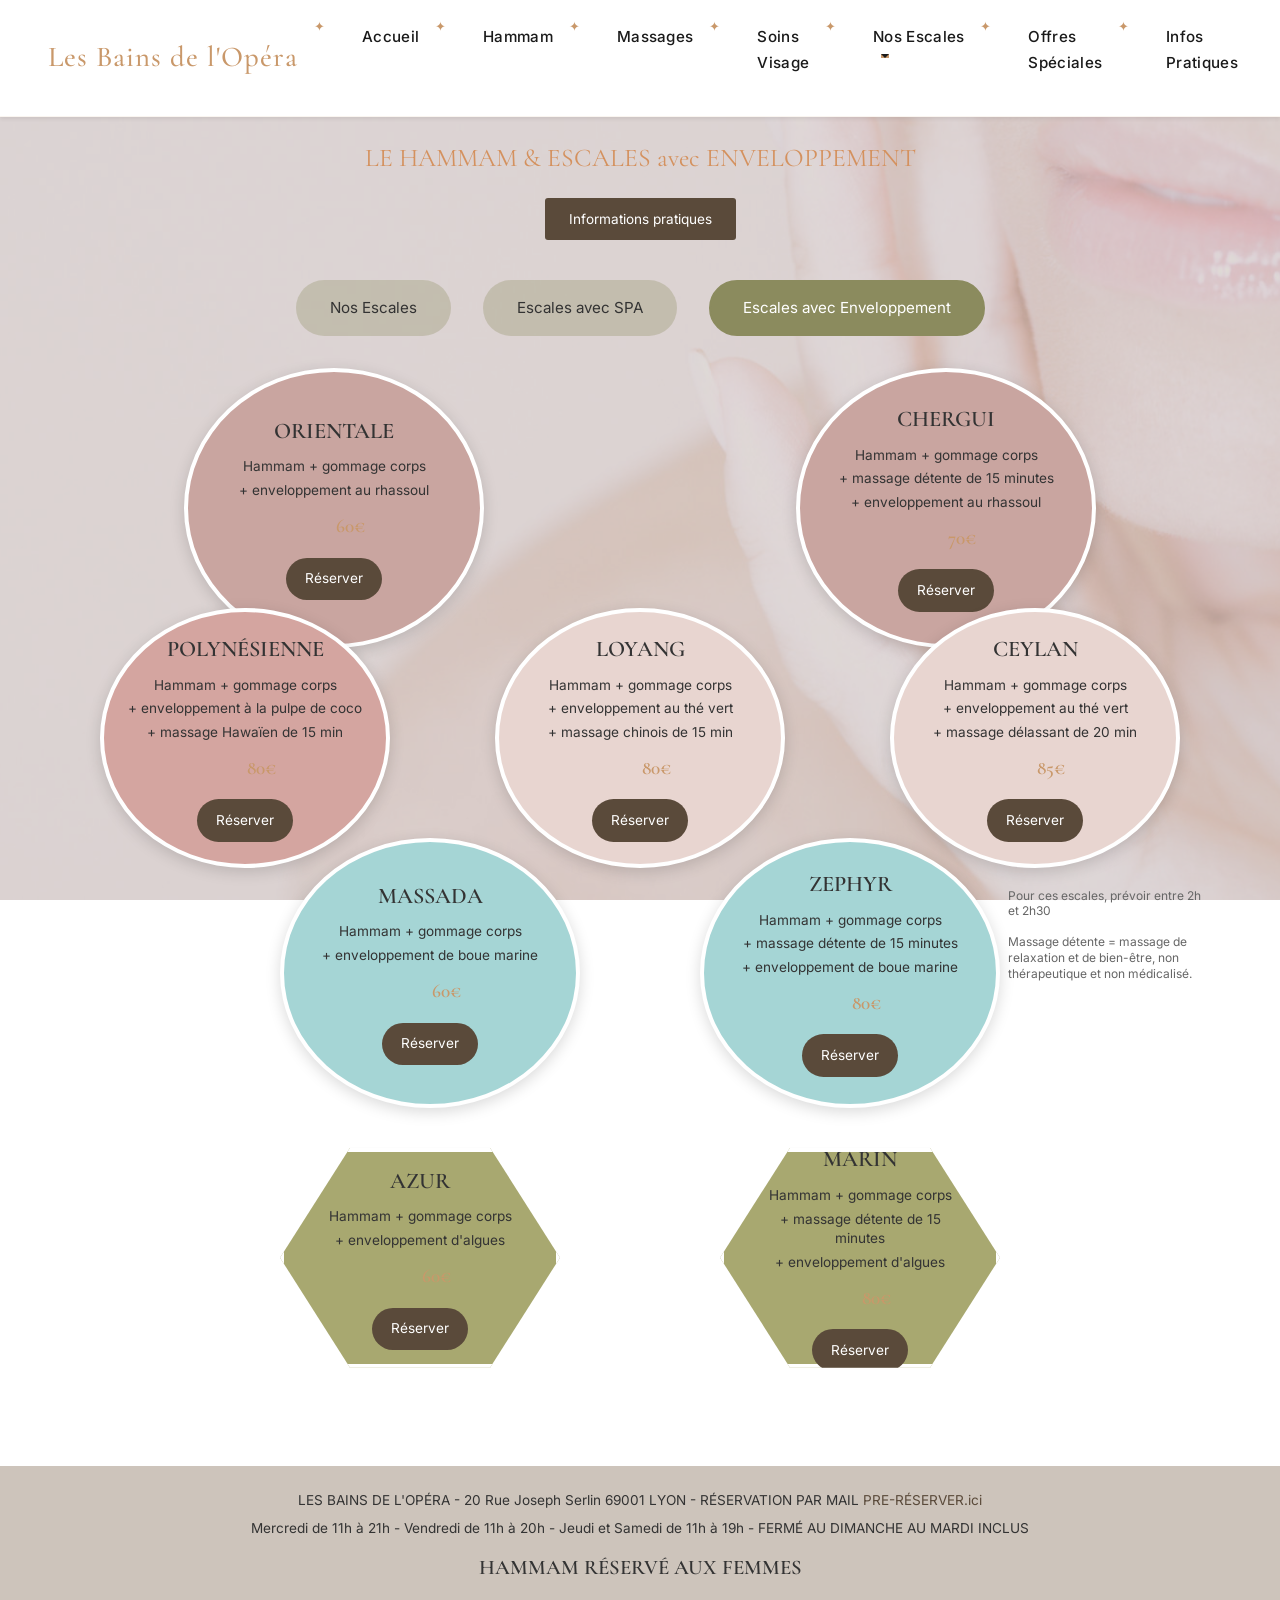
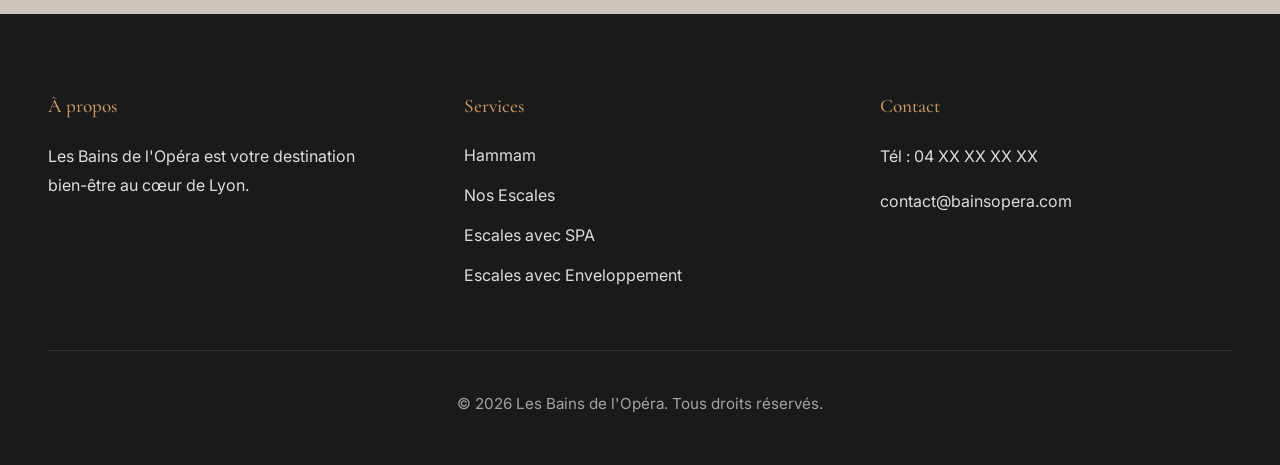
<file: escales-enveloppement.html>
<!DOCTYPE html>
<html lang="fr">
<head>
    <meta charset="UTF-8">
    <meta name="viewport" content="width=device-width, initial-scale=1.0">
    <title>Hammam & Escales avec Enveloppement | Les Bains de l'Opéra</title>    <!-- Bootstrap CSS -->
    <link href="https://cdn.jsdelivr.net/npm/bootstrap@5.3.2/dist/css/bootstrap.min.css" rel="stylesheet">

    <link rel="stylesheet" href="styles.css">
    <style>
        /* Style spécifique pour la page escales avec enveloppement */
        body {
            background: url('images/hero.jpg') center/cover fixed;
            position: relative;
        }

        body::before {
            content: '';
            position: fixed;
            top: 0;
            left: 0;
            right: 0;
            bottom: 0;
            background: rgba(220, 210, 200, 0.75);
            z-index: -1;
        }

        .escales-header {
            padding: 1.5rem 2rem;
            text-align: center;
        }

        .escales-header h1 {
            font-size: 1.6rem;
            color: #D4915E;
            font-weight: 400;
            margin-bottom: 0.5rem;
        }

        .info-btn {
            background: #5A4A3A;
            color: white;
            padding: 0.6rem 1.5rem;
            border-radius: 3px;
            text-decoration: none;
            font-size: 0.85rem;
            display: inline-block;
            margin-top: 1rem;
        }

        .top-buttons {
            position: absolute;
            top: 1rem;
            right: 2rem;
            display: flex;
            gap: 1rem;
        }

        .top-buttons .btn {
            background: #8B8B5E;
            color: white;
            padding: 0.6rem 1.5rem;
            border-radius: 3px;
            font-size: 0.9rem;
        }

        /* Navigation entre les types d'escales */
        .escales-nav {
            display: flex;
            justify-content: center;
            gap: 2rem;
            margin: 1rem 0 2rem;
        }

        .escales-nav a {
            background: rgba(139, 139, 94, 0.3);
            color: #333;
            padding: 0.8rem 2rem;
            border-radius: 50px;
            font-size: 0.95rem;
            transition: all 0.3s ease;
            border: 2px solid transparent;
        }

        .escales-nav a:hover {
            background: rgba(139, 139, 94, 0.5);
            transform: translateY(-2px);
        }

        .escales-nav a.active {
            background: #8B8B5E;
            color: white;
            border-color: #8B8B5E;
        }

        /* Conteneur des formes */
        .shapes-container {
            position: relative;
            max-width: 1200px;
            margin: 2rem auto;
            min-height: 1050px;
            padding: 2rem;
        }

        /* Bulles ovales */
        .bubble-oval {
            position: absolute;
            border-radius: 50%;
            border: 4px solid white;
            display: flex;
            flex-direction: column;
            align-items: center;
            justify-content: center;
            text-align: center;
            padding: 2rem 1.5rem;
            box-shadow: 0 4px 15px rgba(0,0,0,0.15);
            transition: transform 0.3s ease;
        }

        .bubble-oval:hover {
            transform: scale(1.05);
        }

        .bubble-oval h3 {
            font-size: 1.4rem;
            font-weight: 600;
            margin-bottom: 0.8rem;
            text-transform: uppercase;
        }

        .bubble-oval p {
            font-size: 0.85rem;
            line-height: 1.4;
            margin-bottom: 0.3rem;
        }

        .bubble-oval .price {
            font-size: 1.2rem;
            font-weight: 600;
            margin-top: 0.5rem;
        }

        .bubble-oval .btn-reserver,
        .hexagon .btn-reserver {
            background: #5A4A3A;
            color: white;
            padding: 0.6rem 1.2rem;
            border: none;
            border-radius: 50px;
            font-size: 0.85rem;
            cursor: pointer;
            margin-top: 0.8rem;
            transition: all 0.3s ease;
            text-decoration: none;
            display: inline-block;
        }

        .bubble-oval .btn-reserver:hover,
        .hexagon .btn-reserver:hover {
            background: #4A3A2A;
            transform: translateY(-2px);
        }

        /* Hexagones */
        .hexagon {
            position: absolute;
            width: 280px;
            height: 220px;
            background: #A8A870;
            border: 4px solid white;
            clip-path: polygon(25% 0%, 75% 0%, 100% 50%, 75% 100%, 25% 100%, 0% 50%);
            display: flex;
            flex-direction: column;
            align-items: center;
            justify-content: center;
            text-align: center;
            padding: 2rem;
            box-shadow: 0 4px 15px rgba(0,0,0,0.15);
            transition: transform 0.3s ease;
            color: #333;
        }

        .hexagon:hover {
            transform: scale(1.05);
        }

        .hexagon h3 {
            font-size: 1.4rem;
            font-weight: 600;
            margin-bottom: 0.8rem;
            text-transform: uppercase;
        }

        .hexagon p {
            font-size: 0.85rem;
            line-height: 1.4;
            margin-bottom: 0.3rem;
        }

        .hexagon .price {
            font-size: 1.2rem;
            font-weight: 600;
            margin-top: 0.5rem;
        }

        /* Couleurs et positions - Ligne 1 (roses foncés) */
        .bubble-orientale {
            background: #C9A5A0;
            color: #333;
            width: 300px;
            height: 280px;
            top: 0;
            left: 12%;
        }

        .bubble-chergui {
            background: #C9A5A0;
            color: #333;
            width: 300px;
            height: 280px;
            top: 0;
            right: 12%;
        }

        /* Ligne 2 (roses clairs) */
        .bubble-polynesienne {
            background: #D4A5A0;
            color: #333;
            width: 290px;
            height: 260px;
            top: 240px;
            left: 5%;
        }

        .bubble-loyang {
            background: #E8D5D0;
            color: #333;
            width: 290px;
            height: 260px;
            top: 240px;
            left: 50%;
            transform: translateX(-50%);
        }

        .bubble-loyang:hover {
            transform: translateX(-50%) scale(1.05);
        }

        .bubble-ceylan {
            background: #E8D5D0;
            color: #333;
            width: 290px;
            height: 260px;
            top: 240px;
            right: 5%;
        }

        /* Ligne 3 (bleus turquoise) */
        .bubble-massada {
            background: #A5D5D5;
            color: #333;
            width: 300px;
            height: 270px;
            top: 470px;
            left: 20%;
        }

        .bubble-zephyr {
            background: #A5D5D5;
            color: #333;
            width: 300px;
            height: 270px;
            top: 470px;
            right: 20%;
        }

        /* Ligne 4 (hexagones verts) */
        .hexagon-azur {
            top: 780px;
            left: 20%;
        }

        .hexagon-marin {
            top: 780px;
            right: 20%;
        }

        /* Note côté droit */
        .side-note {
            position: absolute;
            top: 520px;
            right: 2rem;
            max-width: 200px;
            font-size: 0.75rem;
            color: #666;
            line-height: 1.3;
        }

        /* Bandeau bas */
        .bottom-banner {
            background: rgba(200, 190, 180, 0.9);
            padding: 1.5rem 2rem;
            text-align: center;
            margin-top: 3rem;
        }

        .bottom-banner p {
            font-size: 0.85rem;
            color: #333;
            line-height: 1.5;
            margin-bottom: 0.5rem;
        }

        .bottom-banner h2 {
            font-size: 1.3rem;
            color: #333;
            font-weight: 600;
            margin-top: 1rem;
            text-transform: uppercase;
        }

        /* Responsive */
        @media (max-width: 1024px) {
            .bubble-oval,
            .hexagon {
                position: relative !important;
                margin: 2rem auto;
                left: 0 !important;
                right: 0 !important;
                top: 0 !important;
                transform: none !important;
            }

            .shapes-container {
                display: flex;
                flex-direction: column;
                align-items: center;
            }

            .side-note {
                position: relative;
                right: auto;
                margin: 1rem auto;
                text-align: center;
            }

            .escales-nav {
                flex-direction: column;
                align-items: center;
            }
        }
    </style>
</head>
<body>
        <header>
        <nav class="navbar navbar-expand-lg navbar-light bg-white sticky-top shadow-sm">
            <div class="container-fluid px-lg-5">
                <a class="navbar-brand logo" href="index.html">Les Bains de l'Opéra</a>
                <button class="navbar-toggler" type="button" data-bs-toggle="collapse" data-bs-target="#navbarNav" aria-controls="navbarNav" aria-expanded="false" aria-label="Toggle navigation">
                    <span class="navbar-toggler-icon"></span>
                </button>
                <div class="collapse navbar-collapse" id="navbarNav">
                    <ul class="navbar-nav ms-auto">
                        <li class="nav-item">
                            <a class="nav-link" href="index.html">Accueil</a>
                        </li>
                        <li class="nav-item">
                            <a class="nav-link" href="hammam.html">Hammam</a>
                        </li>
                        <li class="nav-item">
                            <a class="nav-link" href="massages.html">Massages</a>
                        </li>
                        <li class="nav-item">
                            <a class="nav-link" href="soins.html">Soins Visage</a>
                        </li>
                        <li class="nav-item dropdown">
                            <a class="nav-link dropdown-toggle" href="#" id="navbarDropdown" role="button" data-bs-toggle="dropdown" aria-expanded="false">
                                Nos Escales
                            </a>
                            <ul class="dropdown-menu" aria-labelledby="navbarDropdown">
                                <li><a class="dropdown-item" href="nos-escales.html">Nos Escales</a></li>
                                <li><a class="dropdown-item" href="escales-spa.html">Nos Escales avec SPA</a></li>
                                <li><a class="dropdown-item" href="escales-enveloppement.html">Nos Escales avec Enveloppement</a></li>
                            </ul>
                        </li>
                        <li class="nav-item">
                            <a class="nav-link" href="tarifs.html">Offres Spéciales</a>
                        </li>
                        <li class="nav-item">
                            <a class="nav-link" href="infos.html">Infos Pratiques</a>
                        </li>
                    </ul>
                </div>
            </div>
        </nav>
    </header>

    <div class="top-buttons">
        <a href="infos.html" class="btn">BON CADEAU</a>
        <a href="infos.html" class="btn">RÉSERVEZ</a>
    </div>

    <div class="escales-header">
        <h1>LE HAMMAM & ESCALES avec ENVELOPPEMENT</h1>
        <a href="infos.html" class="info-btn">Informations pratiques</a>
    </div>

    <div class="escales-nav">
        <a href="nos-escales.html">Nos Escales</a>
        <a href="escales-spa.html">Escales avec SPA</a>
        <a href="escales-enveloppement.html" class="active">Escales avec Enveloppement</a>
    </div>

    <div class="shapes-container">
        <!-- Ligne 1 - Roses foncés -->
        <div class="bubble-oval bubble-orientale">
            <h3>ORIENTALE</h3>
            <p>Hammam + gommage corps</p>
            <p>+ enveloppement au rhassoul</p>
            <p class="price">60€</p>
            <a href="reservation.html?formule=ORIENTALE&type=escale_enveloppement" class="btn-reserver">Réserver</a>
        </div>

        <div class="bubble-oval bubble-chergui">
            <h3>CHERGUI</h3>
            <p>Hammam + gommage corps</p>
            <p>+ massage détente de 15 minutes</p>
            <p>+ enveloppement au rhassoul</p>
            <p class="price">70€</p>
            <a href="reservation.html?formule=CHERGUI&type=escale_enveloppement" class="btn-reserver">Réserver</a>
        </div>

        <!-- Ligne 2 - Roses clairs -->
        <div class="bubble-oval bubble-polynesienne">
            <h3>POLYNÉSIENNE</h3>
            <p>Hammam + gommage corps</p>
            <p>+ enveloppement à la pulpe de coco</p>
            <p>+ massage Hawaïen de 15 min</p>
            <p class="price">80€</p>
            <a href="reservation.html?formule=POLYNÉSIENNE&type=escale_enveloppement" class="btn-reserver">Réserver</a>
        </div>

        <div class="bubble-oval bubble-loyang">
            <h3>LOYANG</h3>
            <p>Hammam + gommage corps</p>
            <p>+ enveloppement au thé vert</p>
            <p>+ massage chinois de 15 min</p>
            <p class="price">80€</p>
            <a href="reservation.html?formule=LOYANG&type=escale_enveloppement" class="btn-reserver">Réserver</a>
        </div>

        <div class="bubble-oval bubble-ceylan">
            <h3>CEYLAN</h3>
            <p>Hammam + gommage corps</p>
            <p>+ enveloppement au thé vert</p>
            <p>+ massage délassant de 20 min</p>
            <p class="price">85€</p>
            <a href="reservation.html?formule=CEYLAN&type=escale_enveloppement" class="btn-reserver">Réserver</a>
        </div>

        <!-- Ligne 3 - Bleus turquoise -->
        <div class="bubble-oval bubble-massada">
            <h3>MASSADA</h3>
            <p>Hammam + gommage corps</p>
            <p>+ enveloppement de boue marine</p>
            <p class="price">60€</p>
            <a href="reservation.html?formule=MASSADA&type=escale_enveloppement" class="btn-reserver">Réserver</a>
        </div>

        <div class="bubble-oval bubble-zephyr">
            <h3>ZEPHYR</h3>
            <p>Hammam + gommage corps</p>
            <p>+ massage détente de 15 minutes</p>
            <p>+ enveloppement de boue marine</p>
            <p class="price">80€</p>
            <a href="reservation.html?formule=ZEPHYR&type=escale_enveloppement" class="btn-reserver">Réserver</a>
        </div>

        <!-- Ligne 4 - Hexagones verts -->
        <div class="hexagon hexagon-azur">
            <h3>AZUR</h3>
            <p>Hammam + gommage corps</p>
            <p>+ enveloppement d'algues</p>
            <p class="price">60€</p>
            <a href="reservation.html?formule=AZUR&type=escale_enveloppement" class="btn-reserver">Réserver</a>
        </div>

        <div class="hexagon hexagon-marin">
            <h3>MARIN</h3>
            <p>Hammam + gommage corps</p>
            <p>+ massage détente de 15 minutes</p>
            <p>+ enveloppement d'algues</p>
            <p class="price">80€</p>
            <a href="reservation.html?formule=MARIN&type=escale_enveloppement" class="btn-reserver">Réserver</a>
        </div>

        <!-- Note côté -->
        <div class="side-note">
            Pour ces escales, prévoir entre 2h et 2h30<br><br>
            Massage détente = massage de relaxation et de bien-être, non thérapeutique et non médicalisé.
        </div>
    </div>

    <div class="bottom-banner">
        <p>LES BAINS DE L'OPÉRA - 20 Rue Joseph Serlin  69001 LYON - RÉSERVATION PAR MAIL <a href="mailto:pre-reserver.ici" style="color: #5A4A3A;">PRE-RÉSERVER.ici</a></p>
        <p>Mercredi de 11h à 21h  -  Vendredi de 11h à 20h  -  Jeudi et Samedi de 11h à 19h  -  FERMÉ AU DIMANCHE AU MARDI INCLUS</p>
        <h2>HAMMAM RÉSERVÉ AUX FEMMES</h2>
    </div>

    <footer>
        <div class="footer-content">
            <div class="footer-section">
                <h3>À propos</h3>
                <p>Les Bains de l'Opéra est votre destination bien-être au cœur de Lyon.</p>
            </div>

            <div class="footer-section">
                <h3>Services</h3>
                <a href="hammam.html">Hammam</a>
                <a href="escales.html">Nos Escales</a>
                <a href="escales-spa.html">Escales avec SPA</a>
                <a href="escales-enveloppement.html">Escales avec Enveloppement</a>
            </div>

            <div class="footer-section">
                <h3>Contact</h3>
                <p>Tél : 04 XX XX XX XX</p>
                <p>contact@bainsopera.com</p>
            </div>
        </div>

        <div class="footer-bottom">
            <p>&copy; 2026 Les Bains de l'Opéra. Tous droits réservés.</p>
        </div>
    </footer>
    <!-- Bootstrap JS -->
    <script src="https://cdn.jsdelivr.net/npm/bootstrap@5.3.2/dist/js/bootstrap.bundle.min.js"></script>
</body>
</html>
</file>
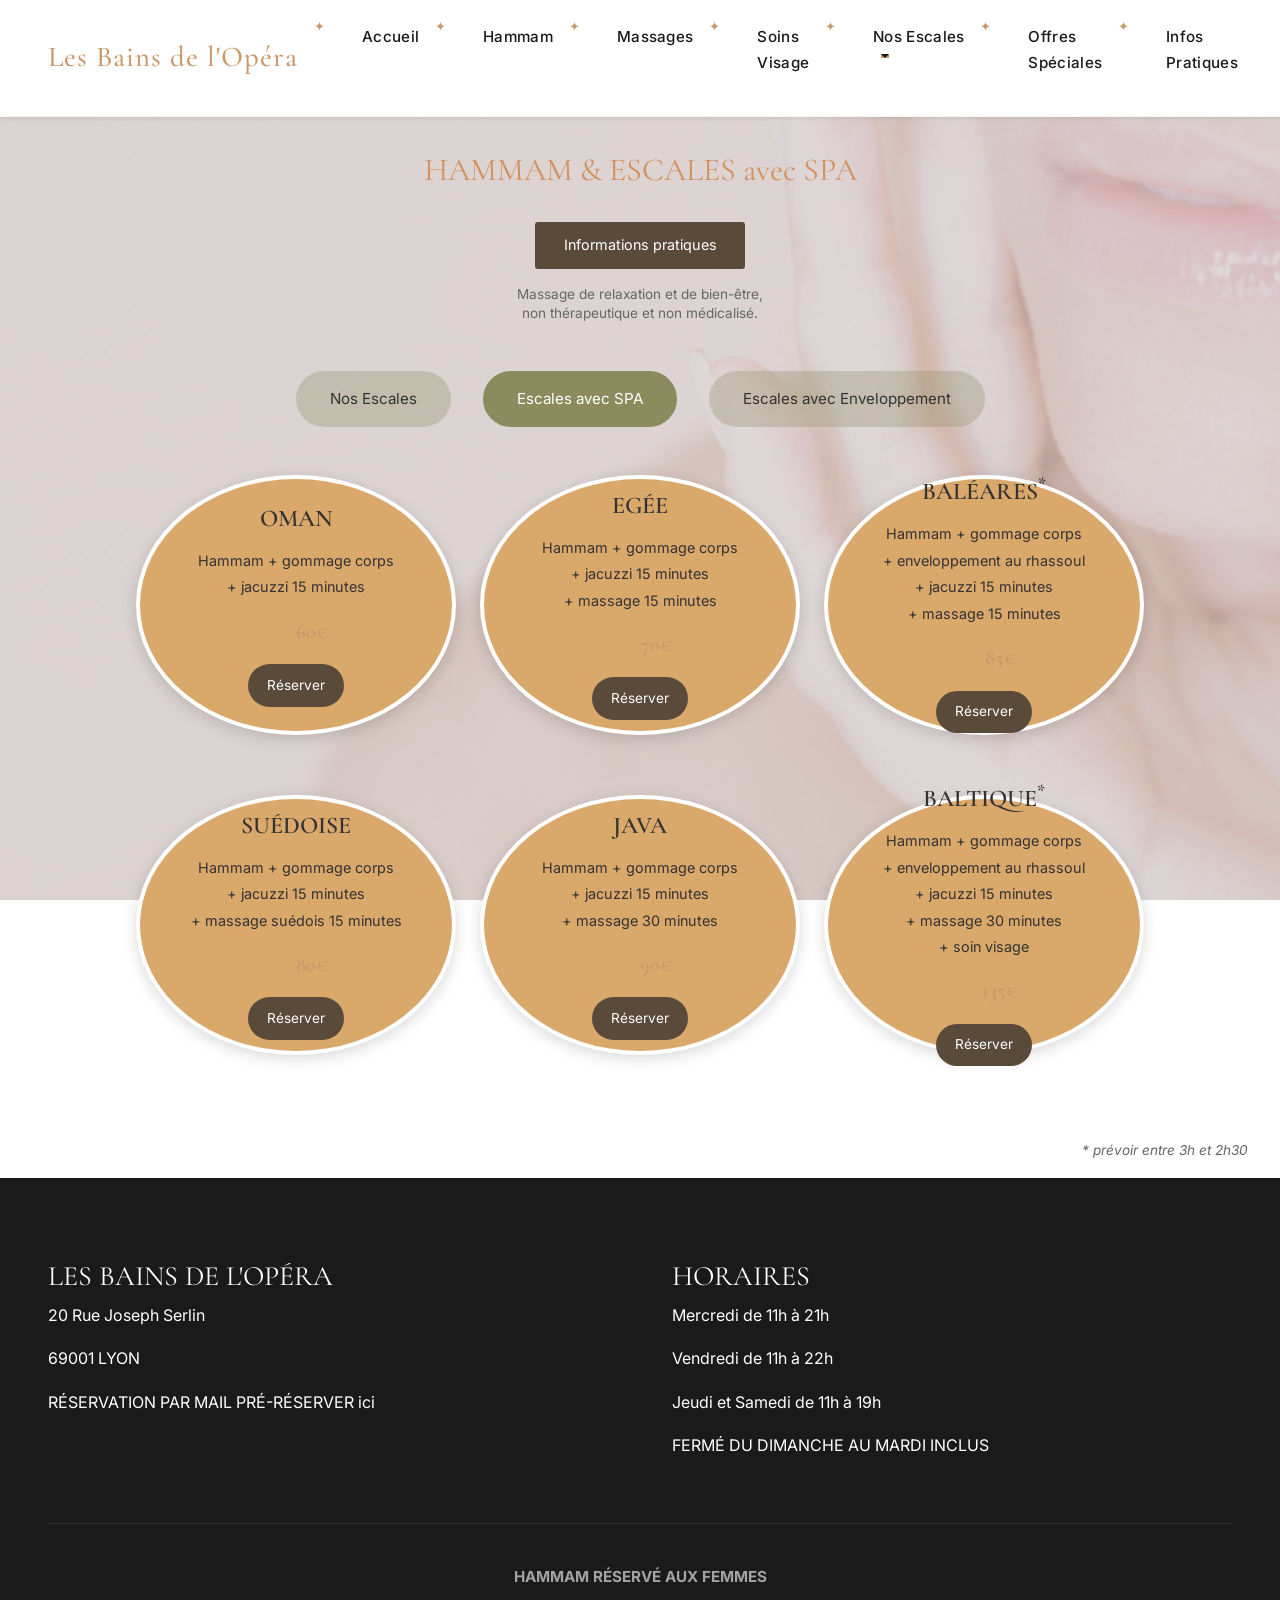
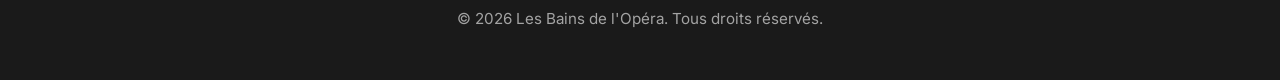
<file: escales-spa.html>
<!DOCTYPE html>
<html lang="fr">
<head>
    <meta charset="UTF-8">
    <meta name="viewport" content="width=device-width, initial-scale=1.0">
    <title>Hammam & Escales avec SPA | Les Bains de l'Opéra</title>    <!-- Bootstrap CSS -->
    <link href="https://cdn.jsdelivr.net/npm/bootstrap@5.3.2/dist/css/bootstrap.min.css" rel="stylesheet">

    <link rel="stylesheet" href="styles.css">
    <style>
        /* Style spécifique pour la page escales avec SPA */
        body {
            background: url('images/hero.jpg') center/cover fixed;
            position: relative;
        }

        body::before {
            content: '';
            position: fixed;
            top: 0;
            left: 0;
            right: 0;
            bottom: 0;
            background: rgba(220, 210, 200, 0.75);
            z-index: -1;
        }

        .escales-header {
            text-align: center;
            padding: 2rem;
        }

        .escales-header h1 {
            font-size: 2rem;
            color: #D4915E;
            font-weight: 400;
            margin-bottom: 1rem;
        }

        .info-btn {
            background: #5A4A3A;
            color: white;
            padding: 0.7rem 1.8rem;
            border-radius: 3px;
            text-decoration: none;
            font-size: 0.9rem;
            display: inline-block;
            margin-top: 1rem;
        }

        .massage-note {
            max-width: 250px;
            font-size: 0.85rem;
            color: #666;
            text-align: center;
            line-height: 1.4;
            margin: 1rem auto 0;
        }

        .top-buttons {
            position: absolute;
            top: 1rem;
            right: 2rem;
            display: flex;
            gap: 1rem;
        }

        .top-buttons .btn {
            background: #8B8B5E;
            color: white;
            padding: 0.6rem 1.5rem;
            border-radius: 3px;
            font-size: 0.9rem;
        }

        /* Navigation entre les types d'escales */
        .escales-nav {
            display: flex;
            justify-content: center;
            gap: 2rem;
            margin: 1rem 0 2rem;
        }

        .escales-nav a {
            background: rgba(139, 139, 94, 0.3);
            color: #333;
            padding: 0.8rem 2rem;
            border-radius: 50px;
            font-size: 0.95rem;
            transition: all 0.3s ease;
            border: 2px solid transparent;
        }

        .escales-nav a:hover {
            background: rgba(139, 139, 94, 0.5);
            transform: translateY(-2px);
        }

        .escales-nav a.active {
            background: #8B8B5E;
            color: white;
            border-color: #8B8B5E;
        }

        /* Conteneur des bulles ovales */
        .bubbles-container {
            position: relative;
            max-width: 1200px;
            margin: 3rem auto;
            min-height: 600px;
            padding: 2rem;
        }

        /* Bulles ovales individuelles */
        .bubble-oval {
            position: absolute;
            border-radius: 50%;
            border: 4px solid white;
            display: flex;
            flex-direction: column;
            align-items: center;
            justify-content: center;
            text-align: center;
            padding: 2.5rem 2rem;
            box-shadow: 0 4px 15px rgba(0,0,0,0.15);
            transition: transform 0.3s ease;
            background: #D9A86A;
            color: #333;
        }

        .bubble-oval:hover {
            transform: scale(1.05);
        }

        /* Fix pour les bulles avec translateX */
        .bubble-egee:hover,
        .bubble-java:hover {
            transform: translateX(-50%) scale(1.05);
        }

        .bubble-oval h3 {
            font-size: 1.5rem;
            font-weight: 600;
            margin-bottom: 1rem;
            text-transform: uppercase;
        }

        .bubble-oval p {
            font-size: 0.9rem;
            line-height: 1.5;
            margin-bottom: 0.3rem;
        }

        .bubble-oval .price {
            font-size: 1.3rem;
            font-weight: 600;
            margin-top: 0.8rem;
        }

        .bubble-oval .btn-reserver {
            background: #5A4A3A;
            color: white;
            padding: 0.6rem 1.2rem;
            border: none;
            border-radius: 50px;
            font-size: 0.85rem;
            cursor: pointer;
            margin-top: 0.8rem;
            transition: all 0.3s ease;
            text-decoration: none;
            display: inline-block;
        }

        .bubble-oval .btn-reserver:hover {
            background: #4A3A2A;
            transform: translateY(-2px);
        }

        /* Positions des bulles ovales - disposition en grille */
        .bubble-oman {
            width: 320px;
            height: 260px;
            top: 0;
            left: 8%;
        }

        .bubble-egee {
            width: 320px;
            height: 260px;
            top: 0;
            left: 50%;
            transform: translateX(-50%);
        }

        .bubble-baleares {
            width: 320px;
            height: 260px;
            top: 0;
            right: 8%;
        }

        .bubble-suedoise {
            width: 320px;
            height: 260px;
            top: 320px;
            left: 8%;
        }

        .bubble-java {
            width: 320px;
            height: 260px;
            top: 320px;
            left: 50%;
            transform: translateX(-50%);
        }

        .bubble-baltique {
            width: 320px;
            height: 260px;
            top: 320px;
            right: 8%;
        }

        .note {
            text-align: right;
            padding: 1rem 2rem;
            font-size: 0.85rem;
            color: #666;
            font-style: italic;
        }

        /* Responsive */
        @media (max-width: 1024px) {
            .bubble-oval {
                position: relative !important;
                margin: 2rem auto;
                left: 0 !important;
                right: 0 !important;
                top: 0 !important;
                transform: none !important;
            }

            .bubbles-container {
                display: flex;
                flex-direction: column;
                align-items: center;
            }


            .escales-nav {
                flex-direction: column;
                align-items: center;
            }
        }
    </style>
</head>
<body>
        <header>
        <nav class="navbar navbar-expand-lg navbar-light bg-white sticky-top shadow-sm">
            <div class="container-fluid px-lg-5">
                <a class="navbar-brand logo" href="index.html">Les Bains de l'Opéra</a>
                <button class="navbar-toggler" type="button" data-bs-toggle="collapse" data-bs-target="#navbarNav" aria-controls="navbarNav" aria-expanded="false" aria-label="Toggle navigation">
                    <span class="navbar-toggler-icon"></span>
                </button>
                <div class="collapse navbar-collapse" id="navbarNav">
                    <ul class="navbar-nav ms-auto">
                        <li class="nav-item">
                            <a class="nav-link" href="index.html">Accueil</a>
                        </li>
                        <li class="nav-item">
                            <a class="nav-link" href="hammam.html">Hammam</a>
                        </li>
                        <li class="nav-item">
                            <a class="nav-link" href="massages.html">Massages</a>
                        </li>
                        <li class="nav-item">
                            <a class="nav-link" href="soins.html">Soins Visage</a>
                        </li>
                        <li class="nav-item dropdown">
                            <a class="nav-link dropdown-toggle" href="#" id="navbarDropdown" role="button" data-bs-toggle="dropdown" aria-expanded="false">
                                Nos Escales
                            </a>
                            <ul class="dropdown-menu" aria-labelledby="navbarDropdown">
                                <li><a class="dropdown-item" href="nos-escales.html">Nos Escales</a></li>
                                <li><a class="dropdown-item" href="escales-spa.html">Nos Escales avec SPA</a></li>
                                <li><a class="dropdown-item" href="escales-enveloppement.html">Nos Escales avec Enveloppement</a></li>
                            </ul>
                        </li>
                        <li class="nav-item">
                            <a class="nav-link" href="tarifs.html">Offres Spéciales</a>
                        </li>
                        <li class="nav-item">
                            <a class="nav-link" href="infos.html">Infos Pratiques</a>
                        </li>
                    </ul>
                </div>
            </div>
        </nav>
    </header>

    <div class="top-buttons">
        <a href="infos.html" class="btn">BON CADEAU</a>
        <a href="infos.html" class="btn">RÉSERVEZ</a>
    </div>

    <div class="escales-header">
        <h1>HAMMAM & ESCALES avec SPA</h1>
        <a href="infos.html" class="info-btn">Informations pratiques</a>
        <div class="massage-note">
            Massage de relaxation et de bien-être,<br>
            non thérapeutique et non médicalisé.
        </div>
    </div>

    <div class="escales-nav">
        <a href="nos-escales.html">Nos Escales</a>
        <a href="escales-spa.html" class="active">Escales avec SPA</a>
        <a href="escales-enveloppement.html">Escales avec Enveloppement</a>
    </div>

    <div class="bubbles-container">
        <div class="bubble-oval bubble-oman">
            <h3>OMAN</h3>
            <p>Hammam + gommage corps</p>
            <p>+ jacuzzi 15 minutes</p>
            <p class="price">60€</p>
            <a href="reservation.html?formule=OMAN&type=escale_spa" class="btn-reserver">Réserver</a>
        </div>

        <div class="bubble-oval bubble-egee">
            <h3>EGÉE</h3>
            <p>Hammam + gommage corps</p>
            <p>+ jacuzzi 15 minutes</p>
            <p>+ massage 15 minutes</p>
            <p class="price">70€</p>
            <a href="reservation.html?formule=EGÉE&type=escale_spa" class="btn-reserver">Réserver</a>
        </div>

        <div class="bubble-oval bubble-baleares">
            <h3>BALÉARES<sup>*</sup></h3>
            <p>Hammam + gommage corps</p>
            <p>+ enveloppement au rhassoul</p>
            <p>+ jacuzzi 15 minutes</p>
            <p>+ massage 15 minutes</p>
            <p class="price">85€</p>
            <a href="reservation.html?formule=BALÉARES&type=escale_spa" class="btn-reserver">Réserver</a>
        </div>

        <div class="bubble-oval bubble-suedoise">
            <h3>SUÉDOISE</h3>
            <p>Hammam + gommage corps</p>
            <p>+ jacuzzi 15 minutes</p>
            <p>+ massage suédois 15 minutes</p>
            <p class="price">80€</p>
            <a href="reservation.html?formule=SUÉDOISE&type=escale_spa" class="btn-reserver">Réserver</a>
        </div>

        <div class="bubble-oval bubble-java">
            <h3>JAVA</h3>
            <p>Hammam + gommage corps</p>
            <p>+ jacuzzi 15 minutes</p>
            <p>+ massage 30 minutes</p>
            <p class="price">90€</p>
            <a href="reservation.html?formule=JAVA&type=escale_spa" class="btn-reserver">Réserver</a>
        </div>

        <div class="bubble-oval bubble-baltique">
            <h3>BALTIQUE<sup>*</sup></h3>
            <p>Hammam + gommage corps</p>
            <p>+ enveloppement au rhassoul</p>
            <p>+ jacuzzi 15 minutes</p>
            <p>+ massage 30 minutes</p>
            <p>+ soin visage</p>
            <p class="price">135€</p>
            <a href="reservation.html?formule=BALTIQUE&type=escale_spa" class="btn-reserver">Réserver</a>
        </div>
    </div>

    <div class="note">
        * prévoir entre 3h et 2h30
    </div>

    <footer>
        <div class="footer-content">
            <div class="footer-info">
                <h3>LES BAINS DE L'OPÉRA</h3>
                <p>20 Rue Joseph Serlin</p>
                <p>69001 LYON</p>
                <p>RÉSERVATION PAR MAIL <a href="mailto:contact@bainsopera.com">PRÉ-RÉSERVER ici</a></p>
            </div>

            <div class="footer-hours">
                <h3>HORAIRES</h3>
                <p>Mercredi de 11h à 21h</p>
                <p>Vendredi de 11h à 22h</p>
                <p>Jeudi et Samedi de 11h à 19h</p>
                <p>FERMÉ DU DIMANCHE AU MARDI INCLUS</p>
            </div>
        </div>

        <div class="footer-bottom">
            <p><strong>HAMMAM RÉSERVÉ AUX FEMMES</strong></p>
            <p>&copy; 2026 Les Bains de l'Opéra. Tous droits réservés.</p>
        </div>
    </footer>
    <!-- Bootstrap JS -->
    <script src="https://cdn.jsdelivr.net/npm/bootstrap@5.3.2/dist/js/bootstrap.bundle.min.js"></script>
</body>
</html>
</file>
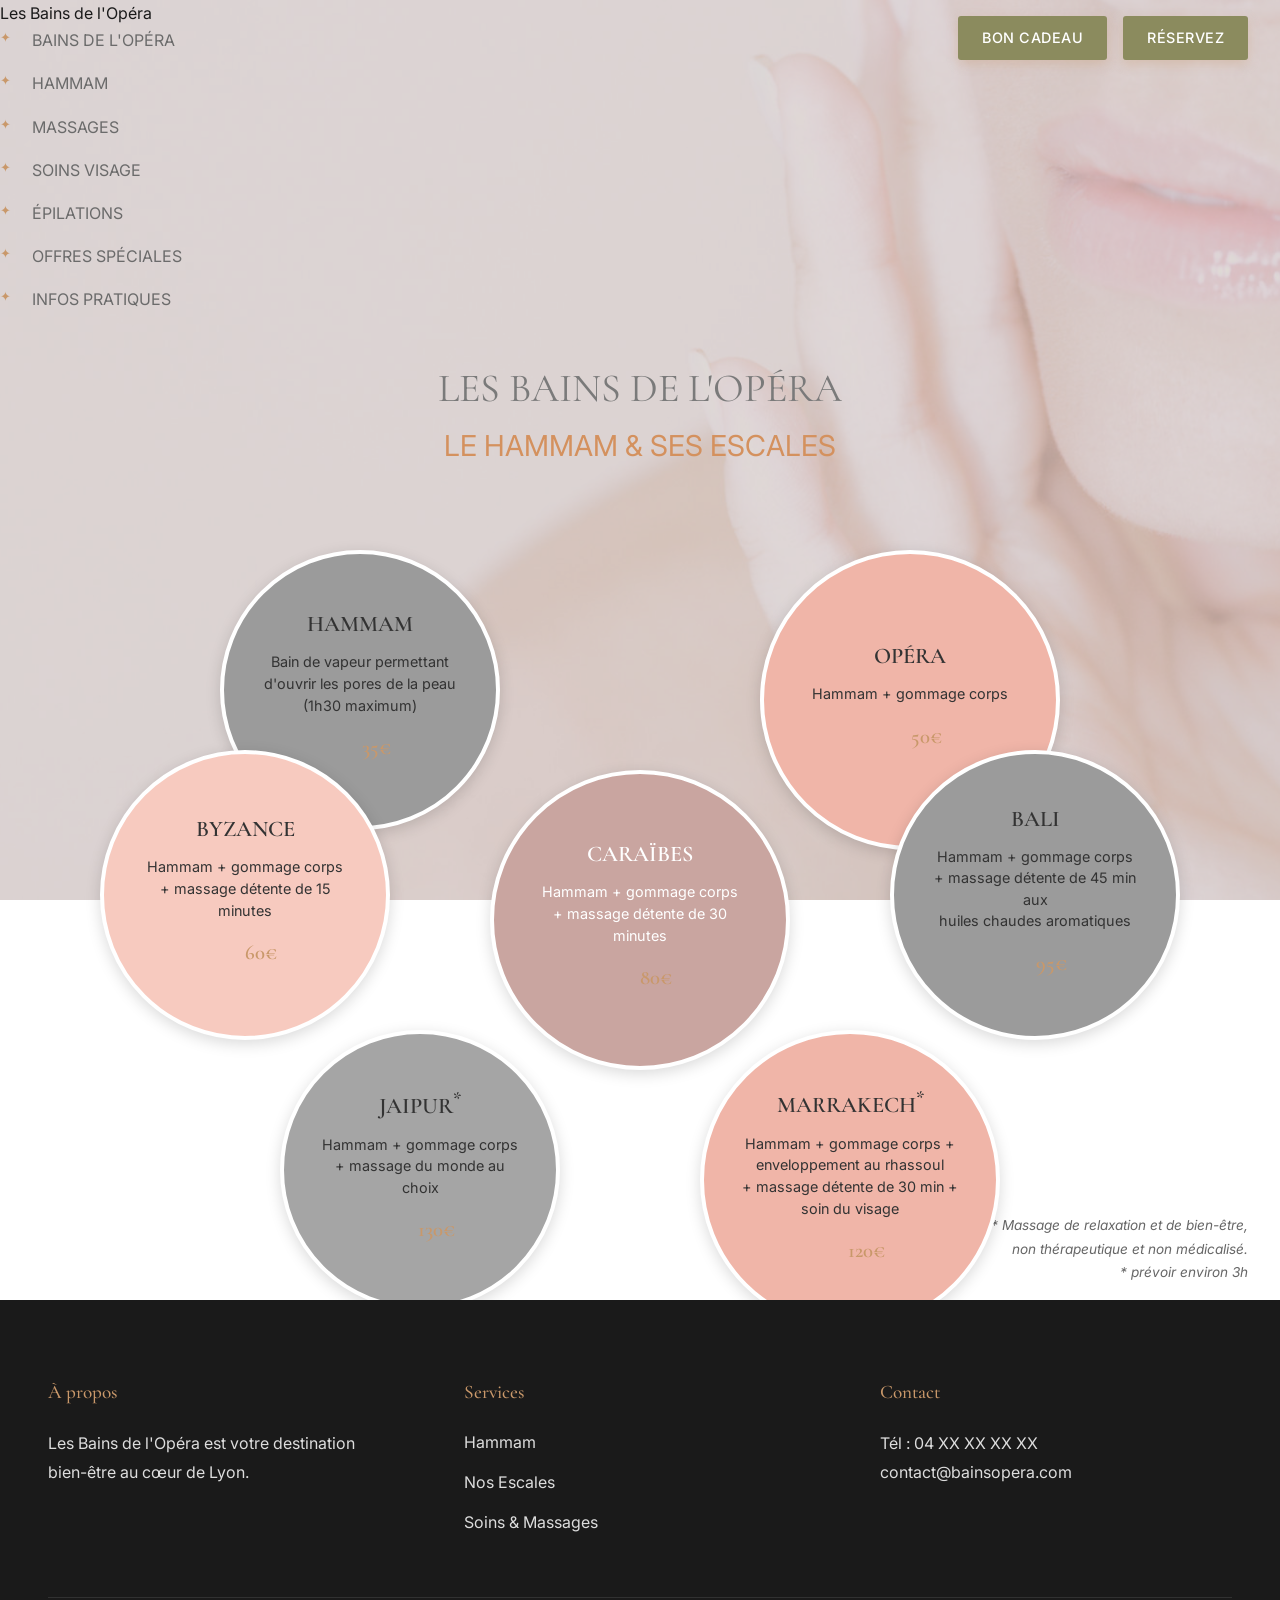
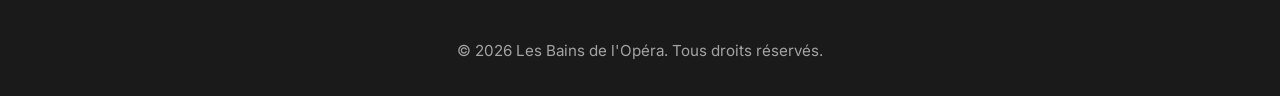
<file: escales.html>
<!DOCTYPE html>
<html lang="fr">
<head>
    <meta charset="UTF-8">
    <meta name="viewport" content="width=device-width, initial-scale=1.0">
    <title>Nos Escales | Les Bains de l'Opéra</title>
    <link rel="stylesheet" href="styles.css">
    <style>
        /* Style spécifique pour la page escales avec bulles */
        body {
            background: url('images/hero.jpg') center/cover fixed;
            position: relative;
        }

        body::before {
            content: '';
            position: fixed;
            top: 0;
            left: 0;
            right: 0;
            bottom: 0;
            background: rgba(220, 210, 200, 0.75);
            z-index: -1;
        }

        .escales-header {
            text-align: center;
            padding: 2rem;
        }

        .escales-header h1 {
            font-size: 2.5rem;
            color: #7A7A7A;
            font-weight: 400;
            margin-bottom: 0.5rem;
        }

        .escales-header .subtitle {
            font-size: 1.8rem;
            color: #D4915E;
            font-weight: 400;
        }

        .top-buttons {
            position: absolute;
            top: 1rem;
            right: 2rem;
            display: flex;
            gap: 1rem;
        }

        .top-buttons .btn {
            background: #8B8B5E;
            color: white;
            padding: 0.6rem 1.5rem;
            border-radius: 3px;
            font-size: 0.9rem;
        }

        /* Conteneur des bulles */
        .bubbles-container {
            position: relative;
            max-width: 1200px;
            margin: 3rem auto;
            min-height: 600px;
            padding: 2rem;
        }

        /* Bulles individuelles */
        .bubble {
            position: absolute;
            border-radius: 50%;
            border: 4px solid white;
            display: flex;
            flex-direction: column;
            align-items: center;
            justify-content: center;
            text-align: center;
            padding: 2rem;
            box-shadow: 0 4px 15px rgba(0,0,0,0.15);
            transition: transform 0.3s ease;
        }

        .bubble:hover {
            transform: scale(1.05);
        }

        /* Fix pour les bulles avec translateX */
        .bubble-caraibes:hover {
            transform: translateX(-50%) scale(1.05);
        }

        .bubble h3 {
            font-size: 1.4rem;
            font-weight: 600;
            margin-bottom: 0.8rem;
            text-transform: uppercase;
        }

        .bubble p {
            font-size: 0.9rem;
            line-height: 1.5;
            margin-bottom: 0.5rem;
        }

        .bubble .price {
            font-size: 1.3rem;
            font-weight: 600;
            margin-top: 0.5rem;
        }

        /* Couleurs et positions des bulles */
        .bubble-hammam {
            background: #9B9B9B;
            color: #333;
            width: 280px;
            height: 280px;
            top: 0;
            left: 15%;
        }

        .bubble-opera {
            background: #F0B5A8;
            color: #333;
            width: 300px;
            height: 300px;
            top: 0;
            right: 15%;
        }

        .bubble-byzance {
            background: #F7CABF;
            color: #333;
            width: 290px;
            height: 290px;
            top: 200px;
            left: 5%;
        }

        .bubble-caraibes {
            background: #C9A5A0;
            color: white;
            width: 300px;
            height: 300px;
            top: 220px;
            left: 50%;
            transform: translateX(-50%);
        }

        .bubble-bali {
            background: #9B9B9B;
            color: #333;
            width: 290px;
            height: 290px;
            top: 200px;
            right: 5%;
        }

        .bubble-jaipur {
            background: #A5A5A5;
            color: #333;
            width: 280px;
            height: 280px;
            top: 480px;
            left: 20%;
        }

        .bubble-marrakech {
            background: #F0B5A8;
            color: #333;
            width: 300px;
            height: 300px;
            top: 480px;
            right: 20%;
        }

        .note {
            text-align: right;
            padding: 1rem 2rem;
            font-size: 0.85rem;
            color: #666;
            font-style: italic;
        }

        /* Responsive */
        @media (max-width: 1024px) {
            .bubble {
                position: relative !important;
                margin: 2rem auto;
                left: 0 !important;
                right: 0 !important;
                top: 0 !important;
                transform: none !important;
            }

            .bubbles-container {
                display: flex;
                flex-direction: column;
                align-items: center;
            }
        }
    </style>
</head>
<body>
    <header>
        <nav>
            <a href="index.html" class="logo">Les Bains de l'Opéra</a>
            <ul class="nav-links">
                <li><a href="index.html">BAINS DE L'OPÉRA</a></li>
                <li><a href="hammam.html">HAMMAM</a></li>
                <li><a href="soins.html">MASSAGES</a></li>
                <li><a href="soins.html">SOINS VISAGE</a></li>
                <li><a href="soins.html">ÉPILATIONS</a></li>
                <li><a href="tarifs.html">OFFRES SPÉCIALES</a></li>
                <li><a href="infos.html">INFOS PRATIQUES</a></li>
            </ul>
        </nav>
    </header>

    <div class="top-buttons">
        <a href="infos.html" class="btn">BON CADEAU</a>
        <a href="infos.html" class="btn">RÉSERVEZ</a>
    </div>

    <div class="escales-header">
        <h1>LES BAINS DE L'OPÉRA</h1>
        <p class="subtitle">LE HAMMAM & SES ESCALES</p>
    </div>

    <div class="bubbles-container">
        <div class="bubble bubble-hammam">
            <h3>HAMMAM</h3>
            <p>Bain de vapeur permettant d'ouvrir les pores de la peau<br>(1h30 maximum)</p>
            <p class="price">35€</p>
        </div>

        <div class="bubble bubble-opera">
            <h3>OPÉRA</h3>
            <p>Hammam + gommage corps</p>
            <p class="price">50€</p>
        </div>

        <div class="bubble bubble-byzance">
            <h3>BYZANCE</h3>
            <p>Hammam + gommage corps<br>+ massage détente de 15 minutes</p>
            <p class="price">60€</p>
        </div>

        <div class="bubble bubble-caraibes">
            <h3>CARAÏBES</h3>
            <p>Hammam + gommage corps<br>+ massage détente de 30 minutes</p>
            <p class="price">80€</p>
        </div>

        <div class="bubble bubble-bali">
            <h3>BALI</h3>
            <p>Hammam + gommage corps<br>+ massage détente de 45 min aux<br>huiles chaudes aromatiques</p>
            <p class="price">95€</p>
        </div>

        <div class="bubble bubble-jaipur">
            <h3>JAIPUR<sup>*</sup></h3>
            <p>Hammam + gommage corps<br>+ massage du monde au choix</p>
            <p class="price">130€</p>
        </div>

        <div class="bubble bubble-marrakech">
            <h3>MARRAKECH<sup>*</sup></h3>
            <p>Hammam + gommage corps +<br>enveloppement au rhassoul<br>+ massage détente de 30 min +<br>soin du visage</p>
            <p class="price">120€</p>
        </div>
    </div>

    <div class="note">
        * Massage de relaxation et de bien-être,<br>
        non thérapeutique et non médicalisé.<br>
        * prévoir environ 3h
    </div>

    <footer>
        <div class="footer-content">
            <div class="footer-section">
                <h3>À propos</h3>
                <p>Les Bains de l'Opéra est votre destination bien-être au cœur de Lyon.</p>
            </div>

            <div class="footer-section">
                <h3>Services</h3>
                <a href="hammam.html">Hammam</a>
                <a href="escales.html">Nos Escales</a>
                <a href="soins.html">Soins & Massages</a>
            </div>

            <div class="footer-section">
                <h3>Contact</h3>
                <p>Tél : 04 XX XX XX XX</p>
                <p>contact@bainsopera.com</p>
            </div>
        </div>

        <div class="footer-bottom">
            <p>&copy; 2026 Les Bains de l'Opéra. Tous droits réservés.</p>
        </div>
    </footer>
</body>
</html>
</file>
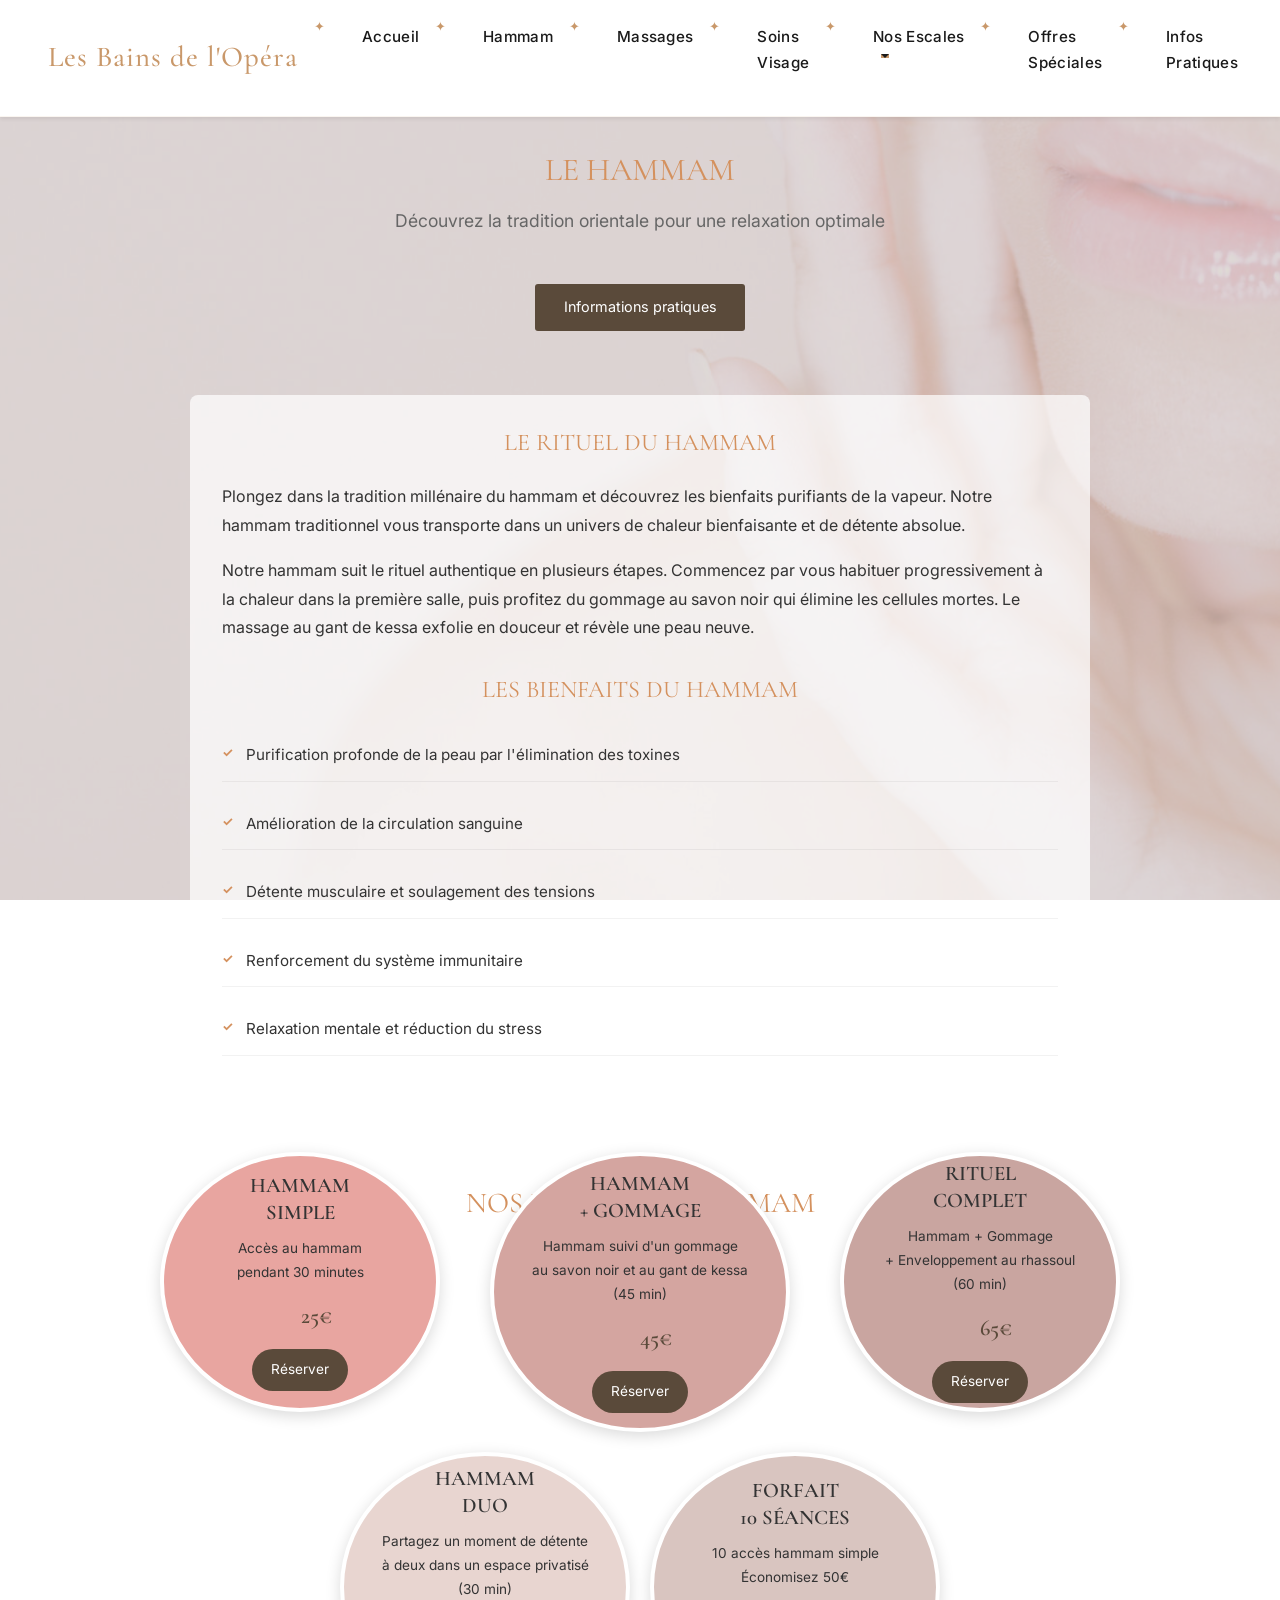
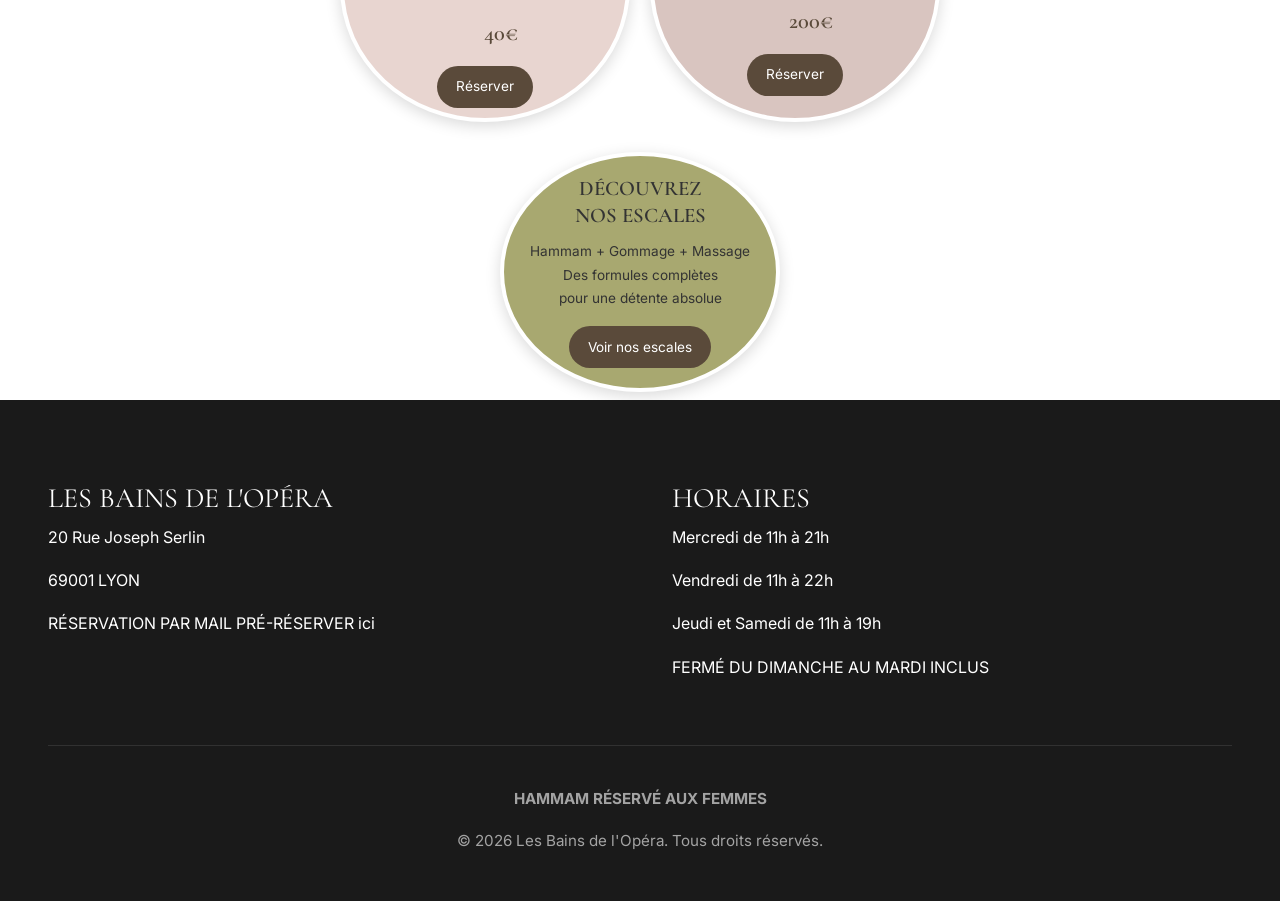
<file: hammam.html>
<!DOCTYPE html>
<html lang="fr">
<head>
    <meta charset="UTF-8">
    <meta name="viewport" content="width=device-width, initial-scale=1.0">
    <title>Hammam | Les Bains de l'Opéra</title>
    <meta name="description" content="Un grand hammam à côté de l'Opéra. Découvrez la tradition orientale du hammam pour une relaxation optimale.">    <!-- Bootstrap CSS -->
    <link href="https://cdn.jsdelivr.net/npm/bootstrap@5.3.2/dist/css/bootstrap.min.css" rel="stylesheet">

    <link rel="stylesheet" href="styles.css">
    <style>
        /* Style spécifique pour la page hammam */
        body {
            background: url('images/hero.jpg') center/cover fixed;
            position: relative;
        }

        body::before {
            content: '';
            position: fixed;
            top: 0;
            left: 0;
            right: 0;
            bottom: 0;
            background: rgba(220, 210, 200, 0.75);
            z-index: -1;
        }

        .top-buttons {
            position: absolute;
            top: 1rem;
            right: 2rem;
            display: flex;
            gap: 1rem;
            z-index: 10;
        }

        .top-buttons .btn {
            background: #8B8B5E;
            color: white;
            padding: 0.6rem 1.5rem;
            border-radius: 3px;
            font-size: 0.9rem;
        }

        .hammam-header {
            text-align: center;
            padding: 2rem;
        }

        .hammam-header h1 {
            font-size: 2rem;
            color: #D4915E;
            font-weight: 400;
            margin-bottom: 1rem;
        }

        .hammam-header .subtitle {
            font-size: 1.1rem;
            color: #666;
            margin-bottom: 2rem;
        }

        .info-btn {
            background: #5A4A3A;
            color: white;
            padding: 0.7rem 1.8rem;
            border-radius: 3px;
            text-decoration: none;
            font-size: 0.9rem;
            display: inline-block;
            margin-top: 1rem;
        }

        /* Section bienfaits */
        .bienfaits-section {
            max-width: 900px;
            margin: 2rem auto;
            background: rgba(255, 255, 255, 0.7);
            padding: 2rem;
            border-radius: 8px;
        }

        .bienfaits-section h2 {
            font-size: 1.5rem;
            color: #D4915E;
            text-align: center;
            margin-bottom: 1.5rem;
            text-transform: uppercase;
        }

        .bienfaits-section p {
            font-size: 1rem;
            color: #333;
            line-height: 1.8;
            margin-bottom: 1rem;
        }

        .bienfaits-list {
            list-style: none;
            padding: 0;
        }

        .bienfaits-list li {
            padding: 0.8rem 0;
            color: #333;
            font-size: 0.95rem;
            border-bottom: 1px solid rgba(0,0,0,0.05);
            padding-left: 1.5rem;
            position: relative;
        }

        .bienfaits-list li::before {
            content: '✓';
            position: absolute;
            left: 0;
            color: #D4915E;
            font-weight: bold;
        }

        /* Conteneur des formules (bulles) */
        .formules-container {
            position: relative;
            max-width: 1200px;
            margin: 3rem auto;
            min-height: 800px;
            padding: 2rem;
        }

        .formules-title {
            text-align: center;
            font-size: 1.8rem;
            color: #D4915E;
            margin-bottom: 3rem;
            text-transform: uppercase;
        }

        /* Bulles ovales pour les formules */
        .formule-bubble {
            position: absolute;
            border-radius: 50%;
            border: 4px solid white;
            display: flex;
            flex-direction: column;
            align-items: center;
            justify-content: center;
            text-align: center;
            padding: 2rem 1.5rem;
            box-shadow: 0 4px 15px rgba(0,0,0,0.15);
            transition: transform 0.3s ease;
            background: #D9A86A;
            color: #333;
        }

        .formule-bubble:hover {
            transform: scale(1.05);
        }

        .formule-bubble h3 {
            font-size: 1.3rem;
            font-weight: 600;
            margin-bottom: 0.8rem;
            text-transform: uppercase;
        }

        .formule-bubble p {
            font-size: 0.85rem;
            line-height: 1.4;
            margin-bottom: 0.3rem;
        }

        .formule-bubble .price {
            font-size: 1.4rem;
            font-weight: 600;
            margin-top: 0.8rem;
            color: #5A4A3A;
        }

        .formule-bubble .btn-reserver {
            background: #5A4A3A;
            color: white;
            padding: 0.6rem 1.2rem;
            border: none;
            border-radius: 50px;
            font-size: 0.85rem;
            cursor: pointer;
            margin-top: 0.8rem;
            transition: all 0.3s ease;
            text-decoration: none;
            display: inline-block;
        }

        .formule-bubble .btn-reserver:hover {
            background: #4A3A2A;
            transform: translateY(-2px);
        }

        /* Positions des bulles */
        .bubble-simple {
            width: 280px;
            height: 260px;
            top: 0;
            left: 10%;
            background: #E8A5A0;
        }

        .bubble-gommage {
            width: 300px;
            height: 280px;
            top: 0;
            left: 50%;
            transform: translateX(-50%);
            background: #D4A5A0;
        }

        .bubble-gommage:hover {
            transform: translateX(-50%) scale(1.05);
        }

        .bubble-complet {
            width: 280px;
            height: 260px;
            top: 0;
            right: 10%;
            background: #C9A5A0;
        }

        .bubble-duo {
            width: 290px;
            height: 270px;
            top: 300px;
            left: 25%;
            background: #E8D5D0;
        }

        .bubble-forfait {
            width: 290px;
            height: 270px;
            top: 300px;
            right: 25%;
            background: #D9C5C0;
        }

        .bubble-info {
            width: 280px;
            height: 240px;
            top: 600px;
            left: 50%;
            transform: translateX(-50%);
            background: #A8A870;
            cursor: default;
        }

        .bubble-info:hover {
            transform: translateX(-50%) scale(1.05);
        }

        .bubble-info .btn-reserver {
            background: #5A4A3A;
        }

        /* Responsive */
        @media (max-width: 1024px) {
            .formule-bubble {
                position: relative !important;
                margin: 2rem auto;
                left: 0 !important;
                right: 0 !important;
                top: 0 !important;
                transform: none !important;
            }

            .formule-bubble:hover {
                transform: scale(1.05) !important;
            }

            .formules-container {
                display: flex;
                flex-direction: column;
                align-items: center;
                min-height: auto;
            }
        }
    </style>
</head>
<body>
        <header>
        <nav class="navbar navbar-expand-lg navbar-light bg-white sticky-top shadow-sm">
            <div class="container-fluid px-lg-5">
                <a class="navbar-brand logo" href="index.html">Les Bains de l'Opéra</a>
                <button class="navbar-toggler" type="button" data-bs-toggle="collapse" data-bs-target="#navbarNav" aria-controls="navbarNav" aria-expanded="false" aria-label="Toggle navigation">
                    <span class="navbar-toggler-icon"></span>
                </button>
                <div class="collapse navbar-collapse" id="navbarNav">
                    <ul class="navbar-nav ms-auto">
                        <li class="nav-item">
                            <a class="nav-link" href="index.html">Accueil</a>
                        </li>
                        <li class="nav-item">
                            <a class="nav-link" href="hammam.html">Hammam</a>
                        </li>
                        <li class="nav-item">
                            <a class="nav-link" href="massages.html">Massages</a>
                        </li>
                        <li class="nav-item">
                            <a class="nav-link" href="soins.html">Soins Visage</a>
                        </li>
                        <li class="nav-item dropdown">
                            <a class="nav-link dropdown-toggle" href="#" id="navbarDropdown" role="button" data-bs-toggle="dropdown" aria-expanded="false">
                                Nos Escales
                            </a>
                            <ul class="dropdown-menu" aria-labelledby="navbarDropdown">
                                <li><a class="dropdown-item" href="nos-escales.html">Nos Escales</a></li>
                                <li><a class="dropdown-item" href="escales-spa.html">Nos Escales avec SPA</a></li>
                                <li><a class="dropdown-item" href="escales-enveloppement.html">Nos Escales avec Enveloppement</a></li>
                            </ul>
                        </li>
                        <li class="nav-item">
                            <a class="nav-link" href="tarifs.html">Offres Spéciales</a>
                        </li>
                        <li class="nav-item">
                            <a class="nav-link" href="infos.html">Infos Pratiques</a>
                        </li>
                    </ul>
                </div>
            </div>
        </nav>
    </header>

    <div class="top-buttons">
        <a href="infos.html" class="btn">BON CADEAU</a>
        <a href="reservation.html" class="btn">RÉSERVEZ</a>
    </div>

    <div class="hammam-header">
        <h1>LE HAMMAM</h1>
        <p class="subtitle">Découvrez la tradition orientale pour une relaxation optimale</p>
        <a href="infos.html" class="info-btn">Informations pratiques</a>
    </div>

    <div class="bienfaits-section">
        <h2>Le Rituel du Hammam</h2>
        <p>
            Plongez dans la tradition millénaire du hammam et découvrez les bienfaits purifiants de la vapeur.
            Notre hammam traditionnel vous transporte dans un univers de chaleur bienfaisante et de détente absolue.
        </p>
        <p>
            Notre hammam suit le rituel authentique en plusieurs étapes. Commencez par vous habituer
            progressivement à la chaleur dans la première salle, puis profitez du gommage au savon noir qui
            élimine les cellules mortes. Le massage au gant de kessa exfolie en douceur et révèle une peau neuve.
        </p>

        <h2 style="margin-top: 2rem;">Les Bienfaits du Hammam</h2>
        <ul class="bienfaits-list">
            <li>Purification profonde de la peau par l'élimination des toxines</li>
            <li>Amélioration de la circulation sanguine</li>
            <li>Détente musculaire et soulagement des tensions</li>
            <li>Renforcement du système immunitaire</li>
            <li>Relaxation mentale et réduction du stress</li>
        </ul>
    </div>

    <div class="formules-container">
        <h2 class="formules-title">Nos Formules Hammam</h2>

        <div class="formule-bubble bubble-simple">
            <h3>HAMMAM<br>SIMPLE</h3>
            <p>Accès au hammam</p>
            <p>pendant 30 minutes</p>
            <p class="price">25€</p>
            <a href="reservation.html?formule=HAMMAM_SIMPLE&type=hammam" class="btn-reserver">Réserver</a>
        </div>

        <div class="formule-bubble bubble-gommage">
            <h3>HAMMAM<br>+ GOMMAGE</h3>
            <p>Hammam suivi d'un gommage</p>
            <p>au savon noir et au gant de kessa</p>
            <p>(45 min)</p>
            <p class="price">45€</p>
            <a href="reservation.html?formule=MALTE&type=escale" class="btn-reserver">Réserver</a>
        </div>

        <div class="formule-bubble bubble-complet">
            <h3>RITUEL<br>COMPLET</h3>
            <p>Hammam + Gommage</p>
            <p>+ Enveloppement au rhassoul</p>
            <p>(60 min)</p>
            <p class="price">65€</p>
            <a href="reservation.html?formule=ORIENTALE&type=escale_enveloppement" class="btn-reserver">Réserver</a>
        </div>

        <div class="formule-bubble bubble-duo">
            <h3>HAMMAM<br>DUO</h3>
            <p>Partagez un moment de détente</p>
            <p>à deux dans un espace privatisé</p>
            <p>(30 min)</p>
            <p class="price">40€</p>
            <a href="reservation.html?formule=HAMMAM_DUO&type=hammam" class="btn-reserver">Réserver</a>
        </div>

        <div class="formule-bubble bubble-forfait">
            <h3>FORFAIT<br>10 SÉANCES</h3>
            <p>10 accès hammam simple</p>
            <p>Économisez 50€</p>
            <p class="price">200€</p>
            <a href="reservation.html?formule=HAMMAM_FORFAIT&type=hammam" class="btn-reserver">Réserver</a>
        </div>

        <div class="formule-bubble bubble-info">
            <h3>DÉCOUVREZ<br>NOS ESCALES</h3>
            <p>Hammam + Gommage + Massage</p>
            <p>Des formules complètes</p>
            <p>pour une détente absolue</p>
            <a href="nos-escales.html" class="btn-reserver">Voir nos escales</a>
        </div>
    </div>

    <footer>
        <div class="footer-content">
            <div class="footer-info">
                <h3>LES BAINS DE L'OPÉRA</h3>
                <p>20 Rue Joseph Serlin</p>
                <p>69001 LYON</p>
                <p>RÉSERVATION PAR MAIL <a href="mailto:contact@bainsopera.com">PRÉ-RÉSERVER ici</a></p>
            </div>

            <div class="footer-hours">
                <h3>HORAIRES</h3>
                <p>Mercredi de 11h à 21h</p>
                <p>Vendredi de 11h à 22h</p>
                <p>Jeudi et Samedi de 11h à 19h</p>
                <p>FERMÉ DU DIMANCHE AU MARDI INCLUS</p>
            </div>
        </div>

        <div class="footer-bottom">
            <p><strong>HAMMAM RÉSERVÉ AUX FEMMES</strong></p>
            <p>&copy; 2026 Les Bains de l'Opéra. Tous droits réservés.</p>
        </div>
    </footer>
    <!-- Bootstrap JS -->
    <script src="https://cdn.jsdelivr.net/npm/bootstrap@5.3.2/dist/js/bootstrap.bundle.min.js"></script>
</body>
</html>
</file>
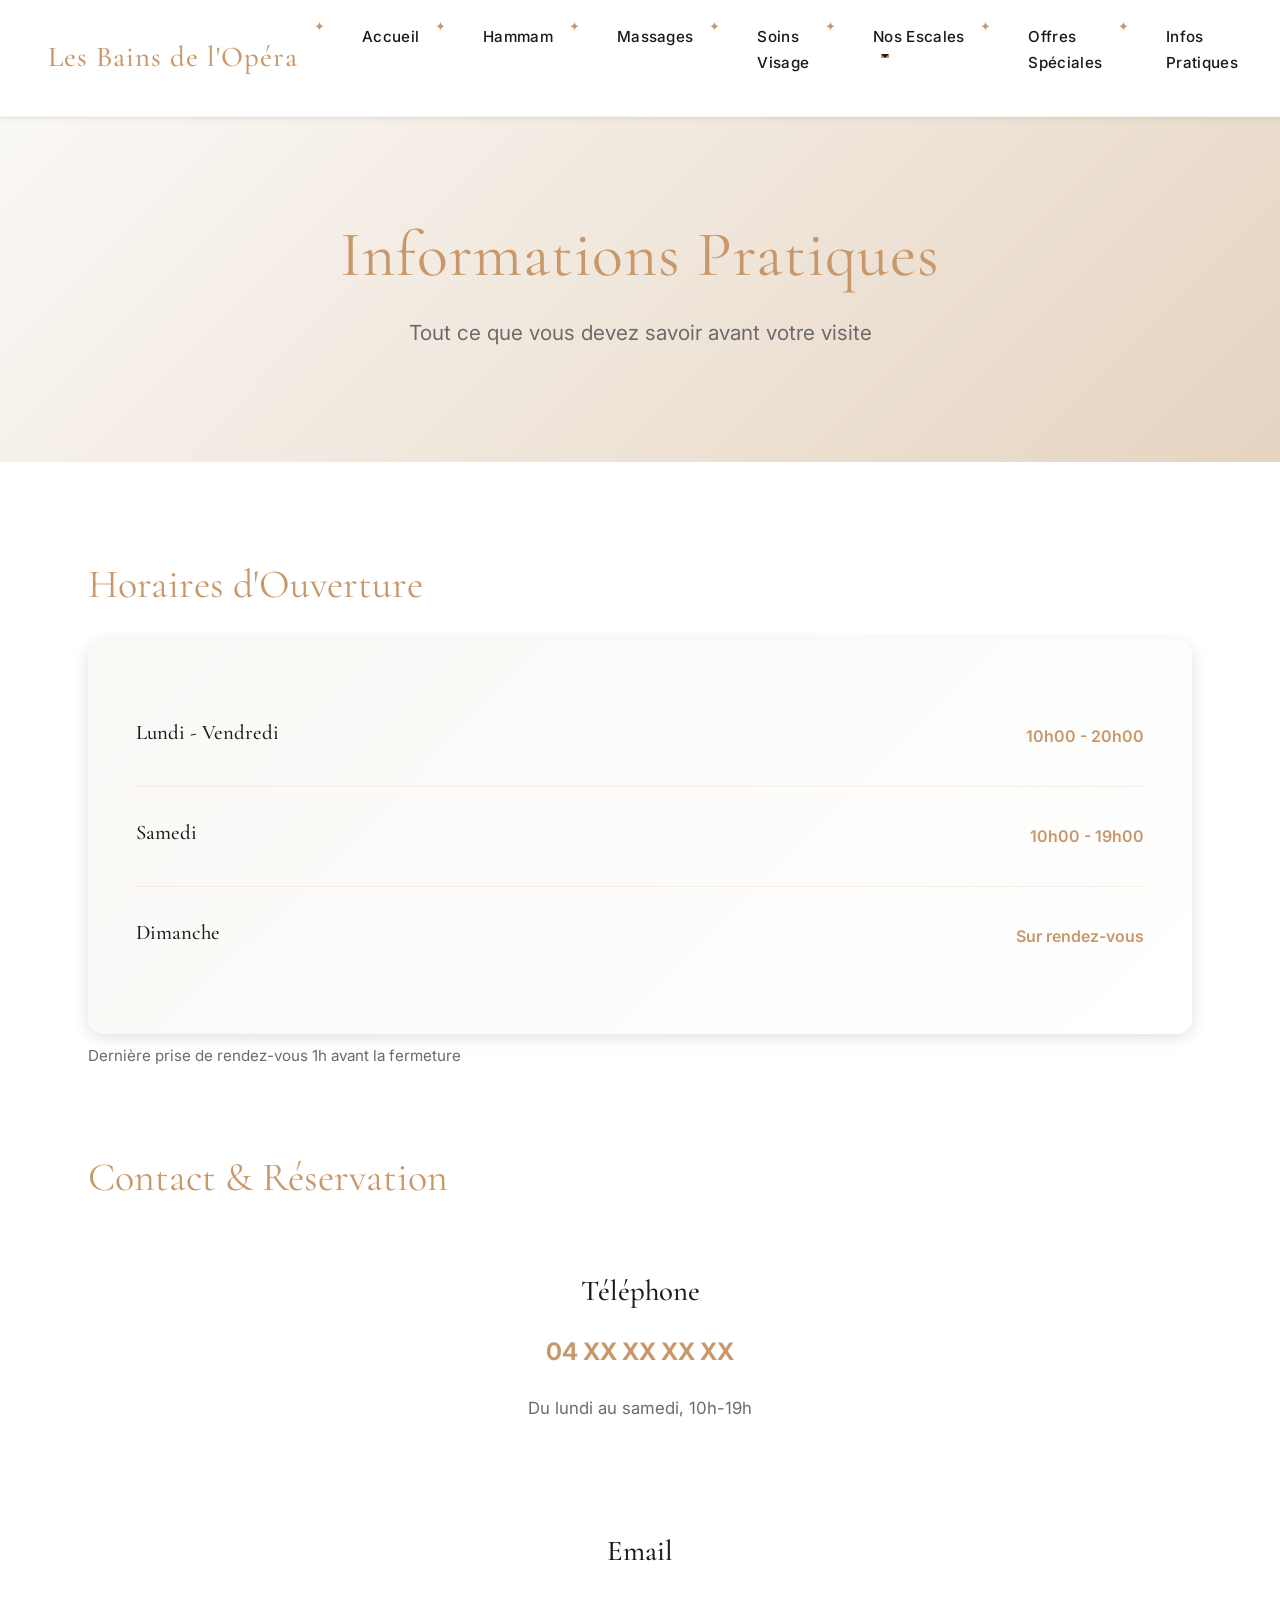
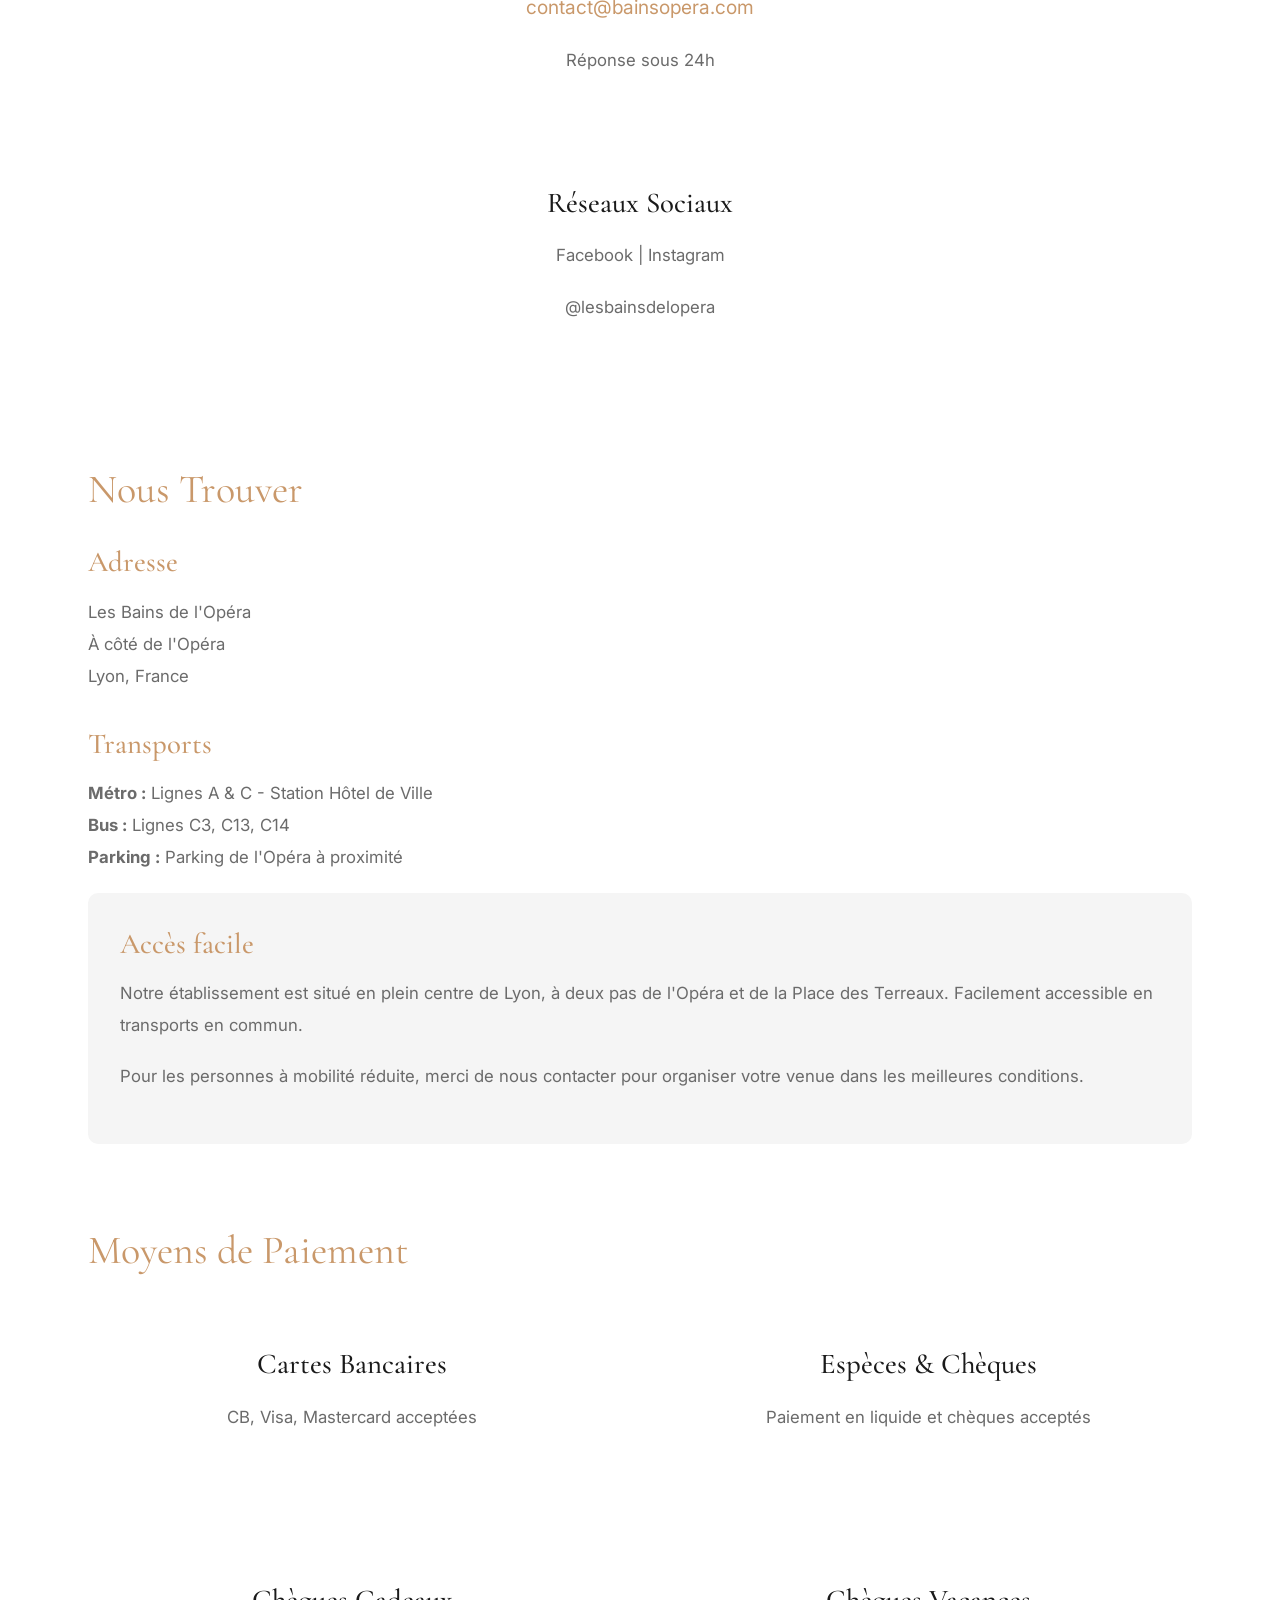
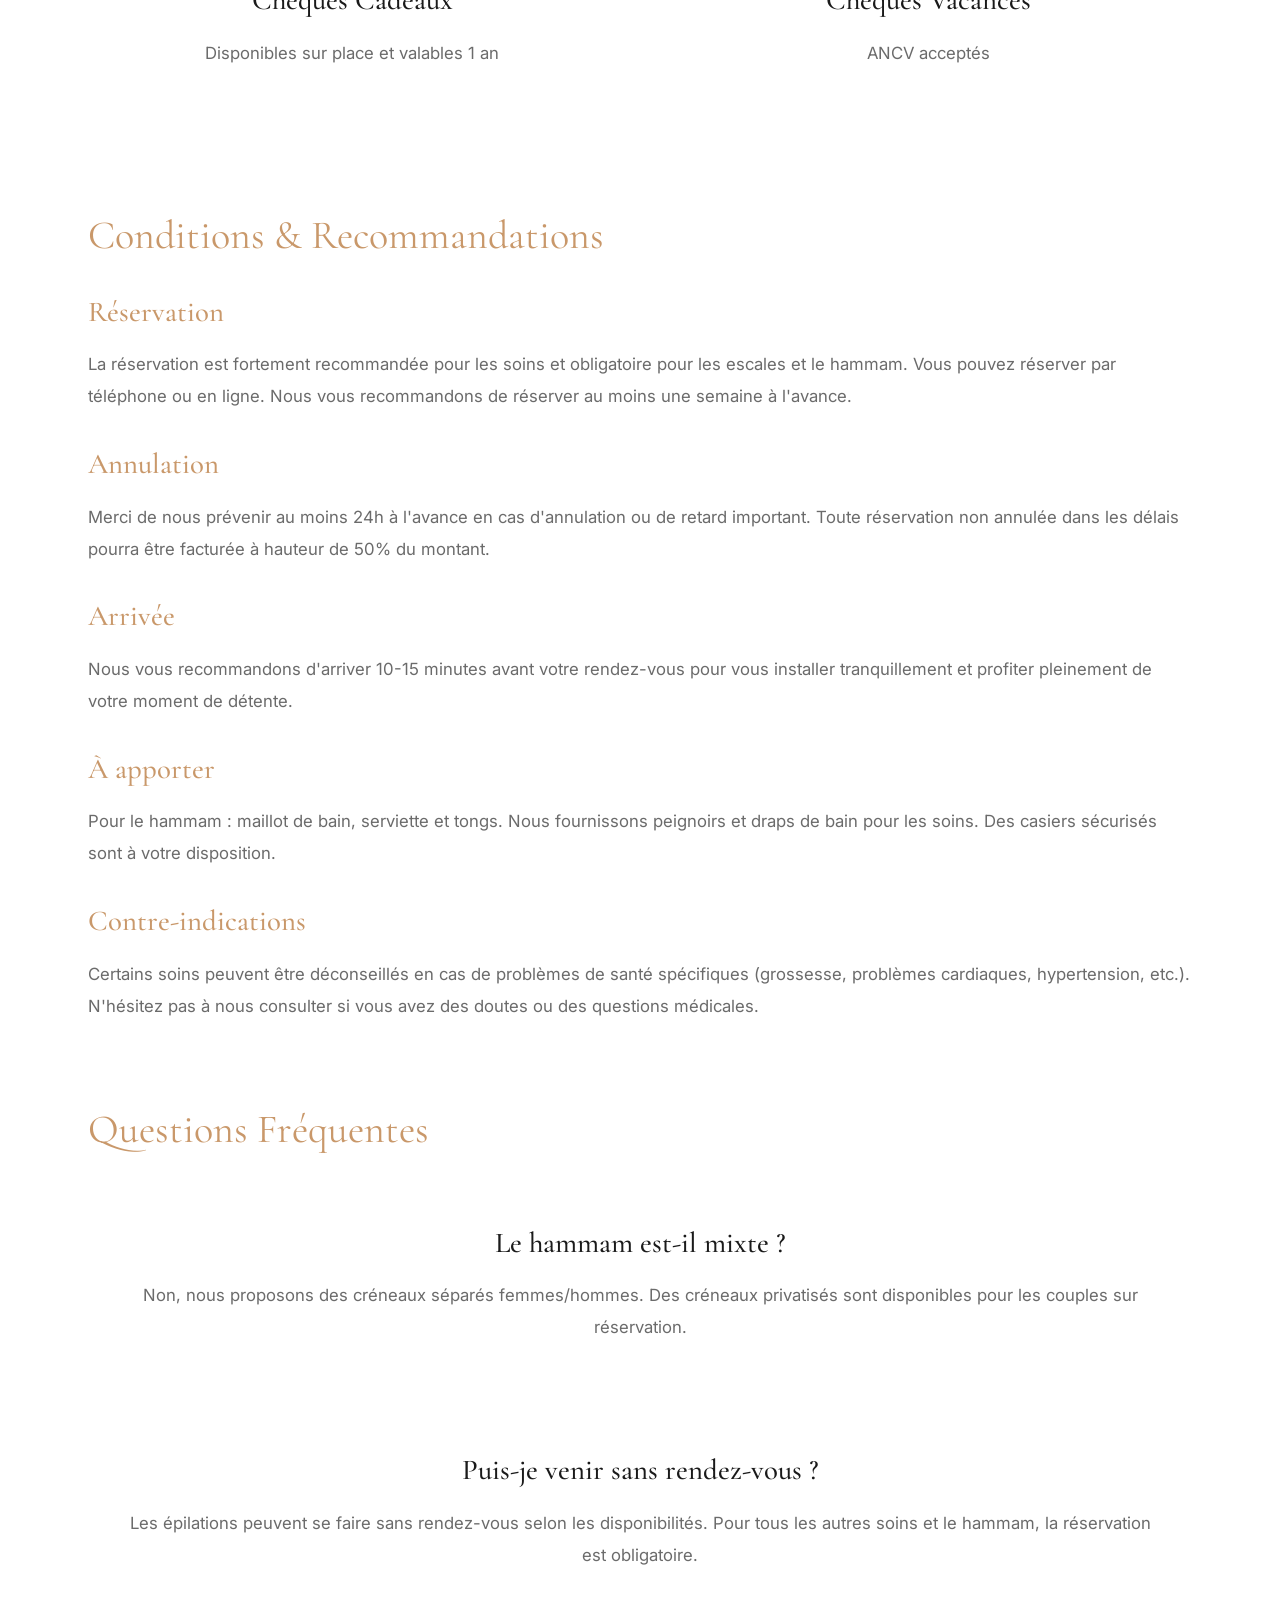
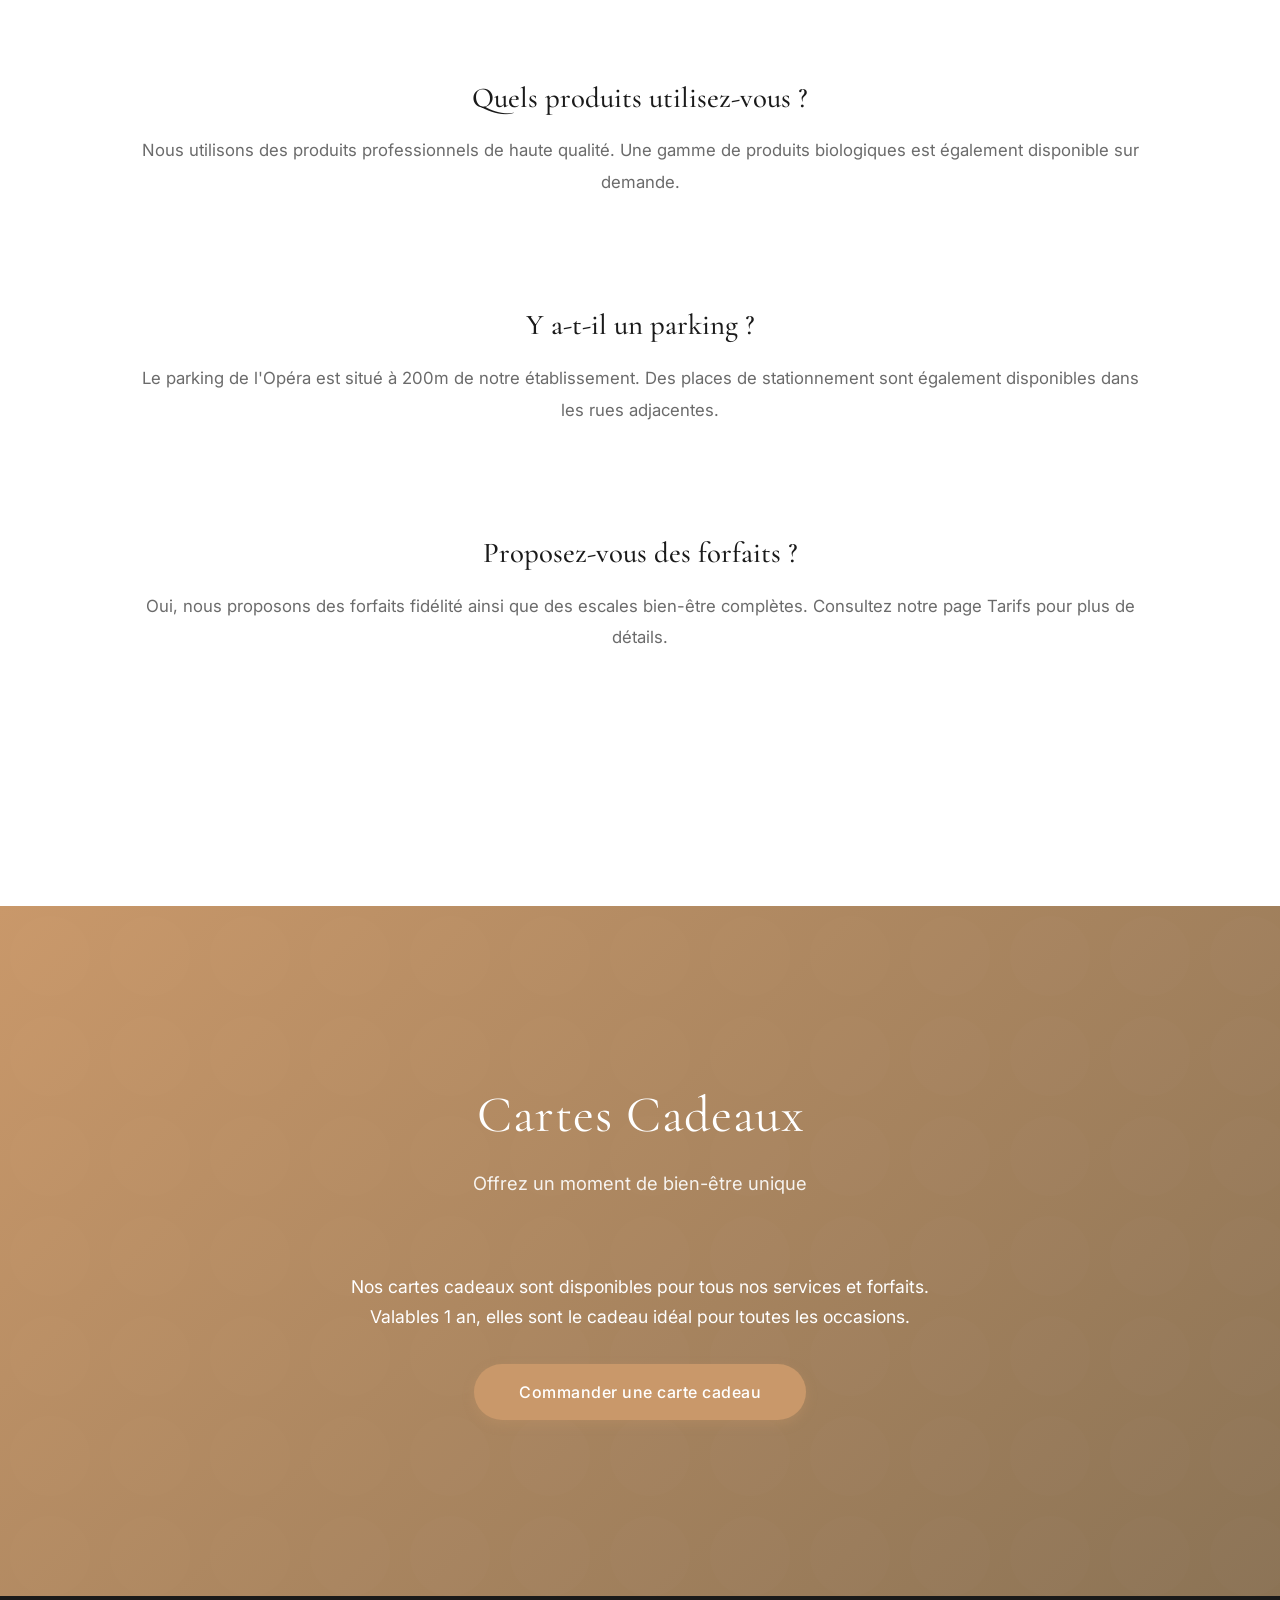
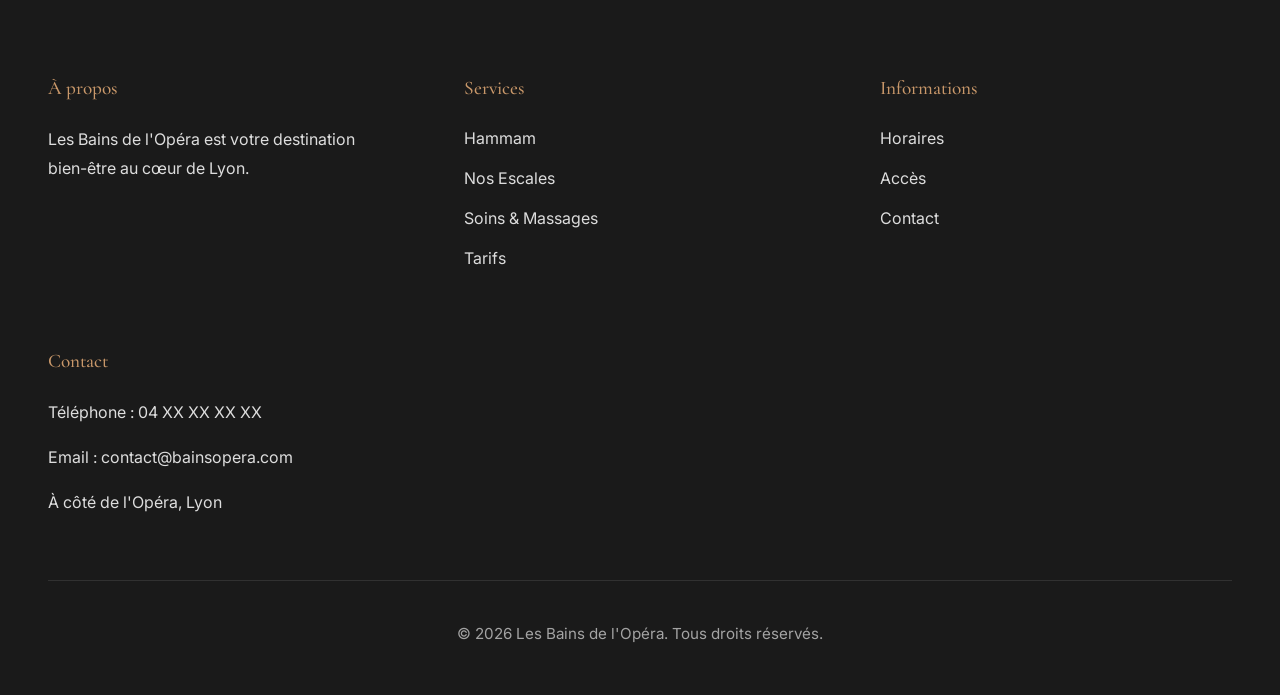
<file: infos.html>
<!DOCTYPE html>
<html lang="fr">
<head>
    <meta charset="UTF-8">
    <meta name="viewport" content="width=device-width, initial-scale=1.0">
    <title>Infos Pratiques | Les Bains de l'Opéra</title>    <!-- Bootstrap CSS -->
    <link href="https://cdn.jsdelivr.net/npm/bootstrap@5.3.2/dist/css/bootstrap.min.css" rel="stylesheet">

    <link rel="stylesheet" href="styles.css">
</head>
<body>
        <header>
        <nav class="navbar navbar-expand-lg navbar-light bg-white sticky-top shadow-sm">
            <div class="container-fluid px-lg-5">
                <a class="navbar-brand logo" href="index.html">Les Bains de l'Opéra</a>
                <button class="navbar-toggler" type="button" data-bs-toggle="collapse" data-bs-target="#navbarNav" aria-controls="navbarNav" aria-expanded="false" aria-label="Toggle navigation">
                    <span class="navbar-toggler-icon"></span>
                </button>
                <div class="collapse navbar-collapse" id="navbarNav">
                    <ul class="navbar-nav ms-auto">
                        <li class="nav-item">
                            <a class="nav-link" href="index.html">Accueil</a>
                        </li>
                        <li class="nav-item">
                            <a class="nav-link" href="hammam.html">Hammam</a>
                        </li>
                        <li class="nav-item">
                            <a class="nav-link" href="massages.html">Massages</a>
                        </li>
                        <li class="nav-item">
                            <a class="nav-link" href="soins.html">Soins Visage</a>
                        </li>
                        <li class="nav-item dropdown">
                            <a class="nav-link dropdown-toggle" href="#" id="navbarDropdown" role="button" data-bs-toggle="dropdown" aria-expanded="false">
                                Nos Escales
                            </a>
                            <ul class="dropdown-menu" aria-labelledby="navbarDropdown">
                                <li><a class="dropdown-item" href="nos-escales.html">Nos Escales</a></li>
                                <li><a class="dropdown-item" href="escales-spa.html">Nos Escales avec SPA</a></li>
                                <li><a class="dropdown-item" href="escales-enveloppement.html">Nos Escales avec Enveloppement</a></li>
                            </ul>
                        </li>
                        <li class="nav-item">
                            <a class="nav-link" href="tarifs.html">Offres Spéciales</a>
                        </li>
                        <li class="nav-item">
                            <a class="nav-link" href="infos.html">Infos Pratiques</a>
                        </li>
                    </ul>
                </div>
            </div>
        </nav>
    </header>

    <div class="page-header">
        <h1>Informations Pratiques</h1>
        <p>Tout ce que vous devez savoir avant votre visite</p>
    </div>

    <div class="container">
        <div class="grid-2">
            <div class="content-section">
                <h2 id="horaires">Horaires d'Ouverture</h2>
                <div class="price-list">
                    <div class="price-item">
                        <div><h4>Lundi - Vendredi</h4></div>
                        <span style="color: var(--primary); font-weight: 600;">10h00 - 20h00</span>
                    </div>
                    <div class="price-item">
                        <div><h4>Samedi</h4></div>
                        <span style="color: var(--primary); font-weight: 600;">10h00 - 19h00</span>
                    </div>
                    <div class="price-item">
                        <div><h4>Dimanche</h4></div>
                        <span style="color: var(--primary); font-weight: 600;">Sur rendez-vous</span>
                    </div>
                </div>
                <p class="mt-2" style="color: var(--grey); font-size: 0.95rem;">
                    Dernière prise de rendez-vous 1h avant la fermeture
                </p>
            </div>

            <div class="content-section">
                <h2 id="contact">Contact & Réservation</h2>
                <div class="service-card">
                    <h3>Téléphone</h3>
                    <p style="font-size: 1.5rem; font-weight: bold; color: var(--primary);">04 XX XX XX XX</p>
                    <p>Du lundi au samedi, 10h-19h</p>
                </div>

                <div class="service-card mt-2">
                    <h3>Email</h3>
                    <p style="font-size: 1.2rem; color: var(--primary);">contact@bainsopera.com</p>
                    <p>Réponse sous 24h</p>
                </div>

                <div class="service-card mt-2">
                    <h3>Réseaux Sociaux</h3>
                    <p>Facebook | Instagram</p>
                    <p>@lesbainsdelopera</p>
                </div>
            </div>
        </div>

        <div class="content-section mt-3">
            <h2 id="acces">Nous Trouver</h2>
            <div class="grid-2">
                <div>
                    <h3 style="color: var(--primary); margin-bottom: 1rem;">Adresse</h3>
                    <p>Les Bains de l'Opéra<br>
                    À côté de l'Opéra<br>
                    Lyon, France</p>

                    <h3 style="color: var(--primary); margin-top: 2rem; margin-bottom: 1rem;">Transports</h3>
                    <p><strong>Métro :</strong> Lignes A & C - Station Hôtel de Ville<br>
                    <strong>Bus :</strong> Lignes C3, C13, C14<br>
                    <strong>Parking :</strong> Parking de l'Opéra à proximité</p>
                </div>

                <div style="background: var(--light-grey); padding: 2rem; border-radius: 10px;">
                    <h3 style="color: var(--primary); margin-bottom: 1rem;">Accès facile</h3>
                    <p>Notre établissement est situé en plein centre de Lyon, à deux pas de l'Opéra et de la Place des Terreaux. Facilement accessible en transports en commun.</p>
                    <p class="mt-2">Pour les personnes à mobilité réduite, merci de nous contacter pour organiser votre venue dans les meilleures conditions.</p>
                </div>
            </div>
        </div>

        <div class="content-section mt-3">
            <h2>Moyens de Paiement</h2>
            <div class="grid">
                <div class="service-card">
                    <h3>Cartes Bancaires</h3>
                    <p>CB, Visa, Mastercard acceptées</p>
                </div>

                <div class="service-card">
                    <h3>Espèces & Chèques</h3>
                    <p>Paiement en liquide et chèques acceptés</p>
                </div>

                <div class="service-card">
                    <h3>Chèques Cadeaux</h3>
                    <p>Disponibles sur place et valables 1 an</p>
                </div>

                <div class="service-card">
                    <h3>Chèques Vacances</h3>
                    <p>ANCV acceptés</p>
                </div>
            </div>
        </div>

        <div class="content-section mt-3">
            <h2>Conditions & Recommandations</h2>

            <h3 style="color: var(--primary); margin-top: 2rem;">Réservation</h3>
            <p>
                La réservation est fortement recommandée pour les soins et obligatoire pour les escales et le hammam.
                Vous pouvez réserver par téléphone ou en ligne. Nous vous recommandons de réserver au moins une semaine à l'avance.
            </p>

            <h3 style="color: var(--primary); margin-top: 2rem;">Annulation</h3>
            <p>
                Merci de nous prévenir au moins 24h à l'avance en cas d'annulation ou de retard important.
                Toute réservation non annulée dans les délais pourra être facturée à hauteur de 50% du montant.
            </p>

            <h3 style="color: var(--primary); margin-top: 2rem;">Arrivée</h3>
            <p>
                Nous vous recommandons d'arriver 10-15 minutes avant votre rendez-vous pour vous installer
                tranquillement et profiter pleinement de votre moment de détente.
            </p>

            <h3 style="color: var(--primary); margin-top: 2rem;">À apporter</h3>
            <p>
                Pour le hammam : maillot de bain, serviette et tongs. Nous fournissons peignoirs
                et draps de bain pour les soins. Des casiers sécurisés sont à votre disposition.
            </p>

            <h3 style="color: var(--primary); margin-top: 2rem;">Contre-indications</h3>
            <p>
                Certains soins peuvent être déconseillés en cas de problèmes de santé spécifiques
                (grossesse, problèmes cardiaques, hypertension, etc.). N'hésitez pas à nous consulter
                si vous avez des doutes ou des questions médicales.
            </p>
        </div>

        <div class="content-section mt-3">
            <h2>Questions Fréquentes</h2>

            <div class="service-card">
                <h3>Le hammam est-il mixte ?</h3>
                <p>Non, nous proposons des créneaux séparés femmes/hommes. Des créneaux privatisés sont disponibles pour les couples sur réservation.</p>
            </div>

            <div class="service-card mt-2">
                <h3>Puis-je venir sans rendez-vous ?</h3>
                <p>Les épilations peuvent se faire sans rendez-vous selon les disponibilités. Pour tous les autres soins et le hammam, la réservation est obligatoire.</p>
            </div>

            <div class="service-card mt-2">
                <h3>Quels produits utilisez-vous ?</h3>
                <p>Nous utilisons des produits professionnels de haute qualité. Une gamme de produits biologiques est également disponible sur demande.</p>
            </div>

            <div class="service-card mt-2">
                <h3>Y a-t-il un parking ?</h3>
                <p>Le parking de l'Opéra est situé à 200m de notre établissement. Des places de stationnement sont également disponibles dans les rues adjacentes.</p>
            </div>

            <div class="service-card mt-2">
                <h3>Proposez-vous des forfaits ?</h3>
                <p>Oui, nous proposons des forfaits fidélité ainsi que des escales bien-être complètes. Consultez notre page Tarifs pour plus de détails.</p>
            </div>
        </div>
    </div>

    <section class="info-section mt-3">
        <div class="container">
            <div class="section-title" style="color: white;">
                <h2 style="color: white;">Cartes Cadeaux</h2>
                <p style="color: rgba(255,255,255,0.9);">Offrez un moment de bien-être unique</p>
            </div>
            <div class="text-center">
                <p style="font-size: 1.1rem; margin-bottom: 2rem;">
                    Nos cartes cadeaux sont disponibles pour tous nos services et forfaits.<br>
                    Valables 1 an, elles sont le cadeau idéal pour toutes les occasions.
                </p>
                <a href="#contact" class="btn">Commander une carte cadeau</a>
            </div>
        </div>
    </section>

    <footer>
        <div class="footer-content">
            <div class="footer-section">
                <h3>À propos</h3>
                <p>Les Bains de l'Opéra est votre destination bien-être au cœur de Lyon.</p>
            </div>

            <div class="footer-section">
                <h3>Services</h3>
                <a href="hammam.html">Hammam</a>
                <a href="escales.html">Nos Escales</a>
                <a href="soins.html">Soins & Massages</a>
                <a href="tarifs.html">Tarifs</a>
            </div>

            <div class="footer-section">
                <h3>Informations</h3>
                <a href="#horaires">Horaires</a>
                <a href="#acces">Accès</a>
                <a href="#contact">Contact</a>
            </div>

            <div class="footer-section">
                <h3>Contact</h3>
                <p>Téléphone : 04 XX XX XX XX</p>
                <p>Email : contact@bainsopera.com</p>
                <p>À côté de l'Opéra, Lyon</p>
            </div>
        </div>

        <div class="footer-bottom">
            <p>&copy; 2026 Les Bains de l'Opéra. Tous droits réservés.</p>
        </div>
    </footer>
    <!-- Bootstrap JS -->
    <script src="https://cdn.jsdelivr.net/npm/bootstrap@5.3.2/dist/js/bootstrap.bundle.min.js"></script>
</body>
</html>
</file>
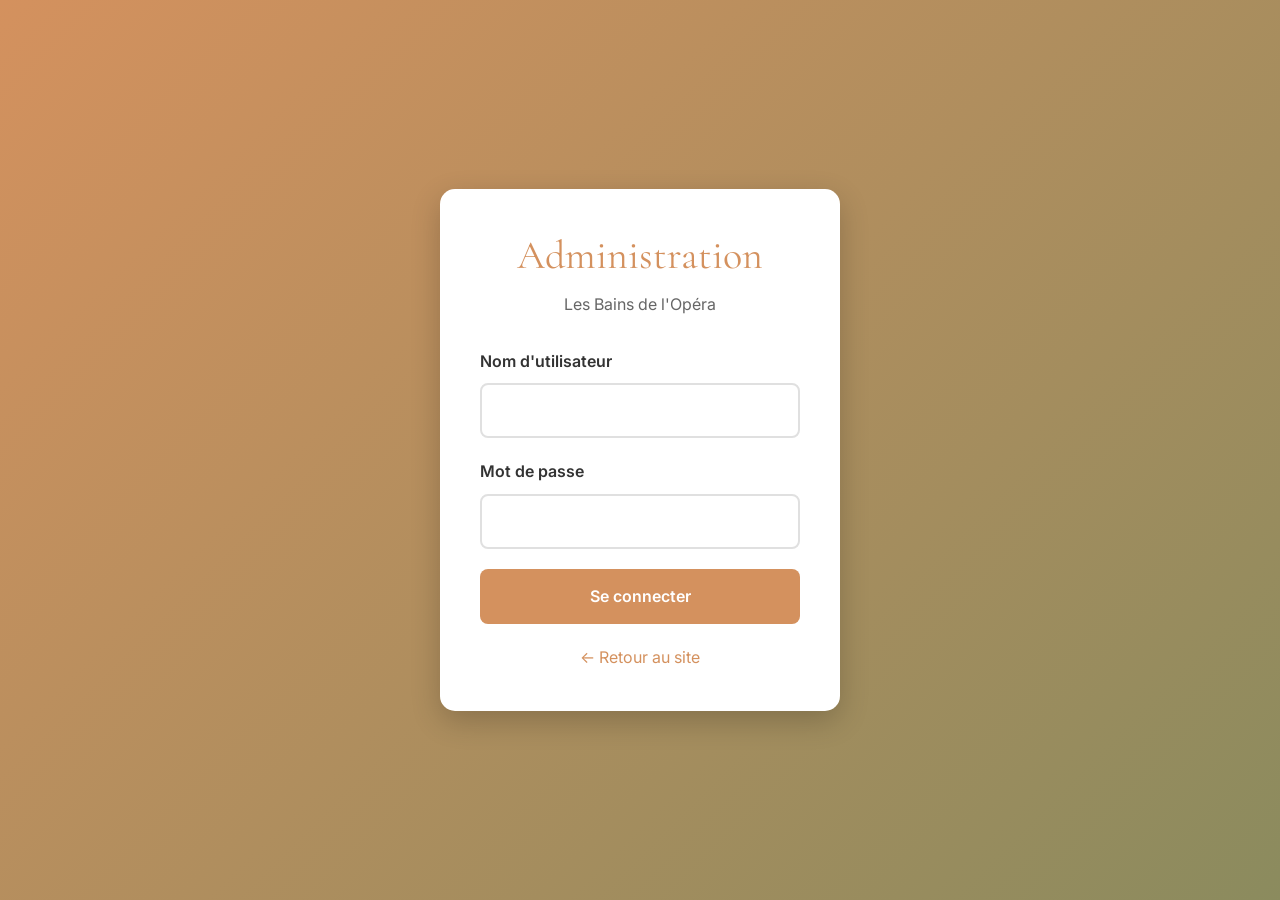
<file: login.html>
<!DOCTYPE html>
<html lang="fr">
<head>
    <meta charset="UTF-8">
    <meta name="viewport" content="width=device-width, initial-scale=1.0">
    <title>Connexion Admin - Les Bains de l'Opéra</title>    <!-- Bootstrap CSS -->
    <link href="https://cdn.jsdelivr.net/npm/bootstrap@5.3.2/dist/css/bootstrap.min.css" rel="stylesheet">

    <link rel="stylesheet" href="styles.css">
    <style>
        body {
            display: flex;
            justify-content: center;
            align-items: center;
            min-height: 100vh;
            background: linear-gradient(135deg, #D4915E 0%, #8B8B5E 100%);
        }

        .login-container {
            background: white;
            padding: 40px;
            border-radius: 15px;
            box-shadow: 0 10px 30px rgba(0,0,0,0.2);
            max-width: 400px;
            width: 90%;
        }

        .login-header {
            text-align: center;
            margin-bottom: 30px;
        }

        .login-header h1 {
            color: #D4915E;
            margin: 0 0 10px 0;
        }

        .login-header p {
            color: #666;
            margin: 0;
        }

        .form-group {
            margin-bottom: 20px;
        }

        .form-group label {
            display: block;
            margin-bottom: 8px;
            color: #333;
            font-weight: 600;
        }

        .form-group input {
            width: 100%;
            padding: 12px;
            border: 2px solid #e0e0e0;
            border-radius: 8px;
            font-size: 16px;
            transition: border-color 0.3s;
        }

        .form-group input:focus {
            outline: none;
            border-color: #D4915E;
        }

        .btn-login {
            width: 100%;
            padding: 14px;
            background: #D4915E;
            color: white;
            border: none;
            border-radius: 8px;
            font-size: 16px;
            font-weight: 600;
            cursor: pointer;
            transition: background 0.3s;
        }

        .btn-login:hover {
            background: #c17d4a;
        }

        .error-message {
            background: #fee;
            color: #c33;
            padding: 12px;
            border-radius: 8px;
            margin-bottom: 20px;
            display: none;
            text-align: center;
        }

        .error-message.show {
            display: block;
        }

        .back-link {
            text-align: center;
            margin-top: 20px;
        }

        .back-link a {
            color: #D4915E;
            text-decoration: none;
        }

        .back-link a:hover {
            text-decoration: underline;
        }
    </style>
</head>
<body>
    <div class="login-container">
        <div class="login-header">
            <h1>Administration</h1>
            <p>Les Bains de l'Opéra</p>
        </div>

        <div id="error-message" class="error-message"></div>

        <form id="login-form">
            <div class="form-group">
                <label for="username">Nom d'utilisateur</label>
                <input type="text" id="username" name="username" required autocomplete="username">
            </div>

            <div class="form-group">
                <label for="password">Mot de passe</label>
                <input type="password" id="password" name="password" required autocomplete="current-password">
            </div>

            <button type="submit" class="btn-login">Se connecter</button>
        </form>

        <div class="back-link">
            <a href="index.html">← Retour au site</a>
        </div>
    </div>

    <script>
        // Déterminer l'URL de l'API automatiquement
        const API_URL = window.location.hostname === 'localhost' || window.location.hostname === '127.0.0.1'
            ? 'http://127.0.0.1:5000/api'
            : 'https://bains-opera.onrender.com/api';

        document.getElementById('login-form').addEventListener('submit', async (e) => {
            e.preventDefault();

            const username = document.getElementById('username').value;
            const password = document.getElementById('password').value;
            const errorDiv = document.getElementById('error-message');

            try {
                const response = await fetch(`${API_URL}/auth/login`, {
                    method: 'POST',
                    headers: {
                        'Content-Type': 'application/json'
                    },
                    body: JSON.stringify({ username, password })
                });

                const data = await response.json();

                if (response.ok) {
                    // Stocker le token
                    localStorage.setItem('admin_token', data.token);
                    // Rediriger vers admin
                    window.location.href = 'admin.html';
                } else {
                    errorDiv.textContent = data.error || 'Identifiants incorrects';
                    errorDiv.classList.add('show');
                }
            } catch (error) {
                console.error('Erreur:', error);
                errorDiv.textContent = 'Erreur de connexion au serveur';
                errorDiv.classList.add('show');
            }
        });

        // Masquer le message d'erreur quand on tape
        document.getElementById('username').addEventListener('input', () => {
            document.getElementById('error-message').classList.remove('show');
        });
        document.getElementById('password').addEventListener('input', () => {
            document.getElementById('error-message').classList.remove('show');
        });
    </script>
    <!-- Bootstrap JS -->
    <script src="https://cdn.jsdelivr.net/npm/bootstrap@5.3.2/dist/js/bootstrap.bundle.min.js"></script>
</body>
</html>
</file>
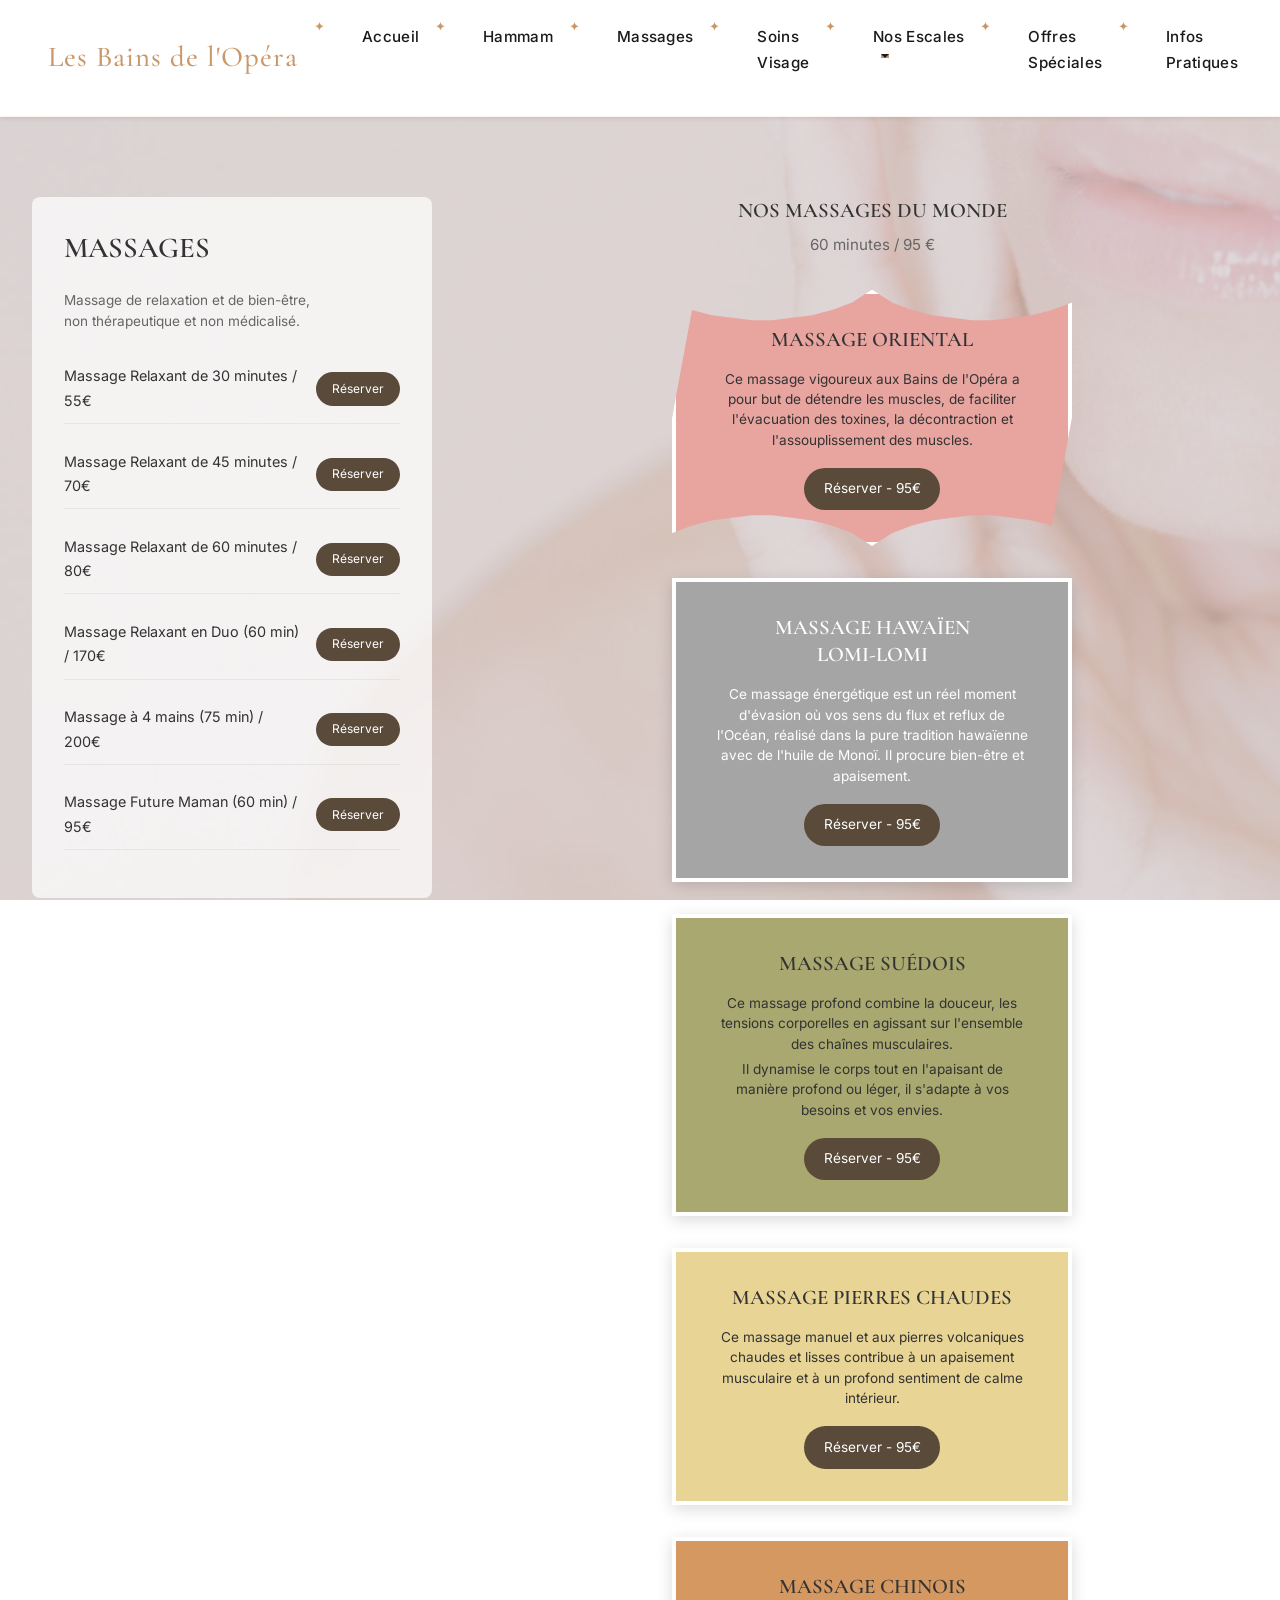
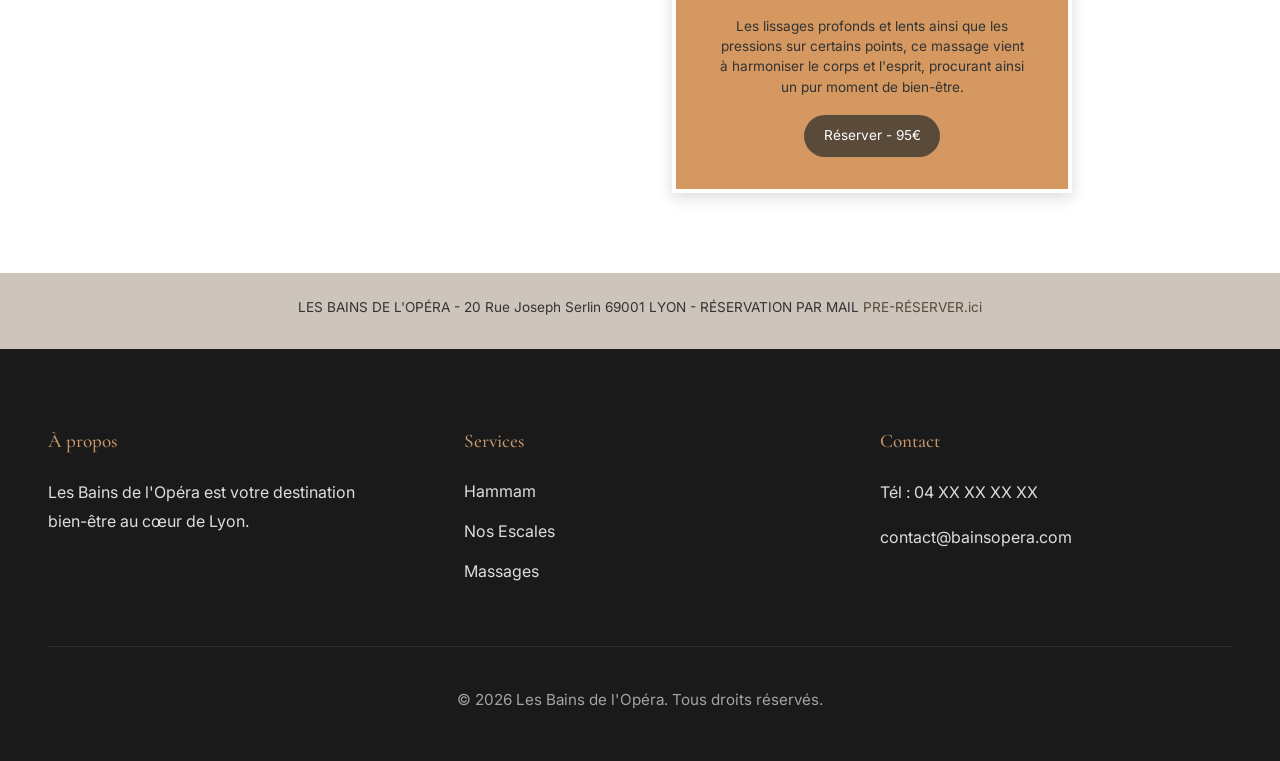
<file: massages.html>
<!DOCTYPE html>
<html lang="fr">
<head>
    <meta charset="UTF-8">
    <meta name="viewport" content="width=device-width, initial-scale=1.0">
    <title>Massages | Les Bains de l'Opéra</title>    <!-- Bootstrap CSS -->
    <link href="https://cdn.jsdelivr.net/npm/bootstrap@5.3.2/dist/css/bootstrap.min.css" rel="stylesheet">

    <link rel="stylesheet" href="styles.css">
    <style>
        /* Style spécifique pour la page massages */
        body {
            background: url('images/hero.jpg') center/cover fixed;
            position: relative;
        }

        body::before {
            content: '';
            position: fixed;
            top: 0;
            left: 0;
            right: 0;
            bottom: 0;
            background: rgba(220, 210, 200, 0.75);
            z-index: -1;
        }

        .top-buttons {
            position: absolute;
            top: 1rem;
            right: 2rem;
            display: flex;
            gap: 1rem;
        }

        .top-buttons .btn {
            background: #8B8B5E;
            color: white;
            padding: 0.6rem 1.5rem;
            border-radius: 3px;
            font-size: 0.9rem;
        }

        .massages-content {
            max-width: 1400px;
            margin: 3rem auto;
            padding: 2rem;
            display: grid;
            grid-template-columns: 400px 1fr;
            gap: 4rem;
        }

        /* Colonne gauche - Liste des massages */
        .massage-list {
            background: rgba(255, 255, 255, 0.7);
            padding: 2rem;
            border-radius: 8px;
            align-self: start;
        }

        .massage-list h2 {
            font-size: 1.8rem;
            color: #333;
            font-weight: 600;
            margin-bottom: 1.5rem;
            text-transform: uppercase;
        }

        .massage-list p {
            font-size: 0.85rem;
            color: #666;
            margin-bottom: 1.5rem;
            line-height: 1.5;
        }

        .massage-list ul {
            list-style: none;
            padding: 0;
        }

        .massage-list li {
            padding: 0.6rem 0;
            color: #333;
            font-size: 0.9rem;
            border-bottom: 1px solid rgba(0,0,0,0.05);
        }

        .massage-list li::before {
            display: none;
        }

        .massage-list li {
            display: flex;
            justify-content: space-between;
            align-items: center;
        }

        .btn-reserver-small {
            background: #5A4A3A;
            color: white;
            padding: 0.4rem 1rem;
            border-radius: 50px;
            text-decoration: none;
            font-size: 0.75rem;
            transition: all 0.3s ease;
            white-space: nowrap;
            margin-left: 1rem;
        }

        .btn-reserver-small:hover {
            background: #4A3A2A;
            transform: translateY(-2px);
        }

        /* Colonne droite - Massages du monde */
        .world-massages {
            position: relative;
        }

        .world-massages-header {
            text-align: center;
            margin-bottom: 2rem;
        }

        .world-massages-header h2 {
            font-size: 1.3rem;
            color: #333;
            font-weight: 600;
            text-transform: uppercase;
        }

        .world-massages-header p {
            font-size: 0.95rem;
            color: #666;
        }

        /* Formes lanternes */
        .lantern-container {
            display: flex;
            flex-direction: column;
            align-items: center;
            gap: 2rem;
        }

        .lantern {
            position: relative;
            width: 400px;
            min-height: 200px;
            background: #E8A5A0;
            border: 4px solid white;
            display: flex;
            flex-direction: column;
            align-items: center;
            justify-content: center;
            text-align: center;
            padding: 2rem 2.5rem;
            box-shadow: 0 4px 15px rgba(0,0,0,0.15);
            transition: transform 0.3s ease;
        }

        .lantern:hover {
            transform: scale(1.03);
        }

        /* Forme de lanterne marocaine avec clip-path */
        .lantern-oriental {
            background: #E8A5A0;
            color: #333;
            clip-path: polygon(
                50% 0%, 55% 5%, 60% 8%, 65% 10%, 70% 11%, 75% 12%, 80% 12%, 85% 11%, 90% 10%, 95% 8%, 100% 5%,
                100% 50%,
                95% 92%, 90% 90%, 85% 89%, 80% 88%, 75% 88%, 70% 89%, 65% 90%, 60% 92%, 55% 95%, 50% 100%, 45% 95%, 40% 92%, 35% 90%, 30% 89%, 25% 88%, 20% 88%, 15% 89%, 10% 90%, 5% 92%, 0% 95%,
                0% 50%,
                5% 8%, 10% 10%, 15% 11%, 20% 12%, 25% 12%, 30% 11%, 35% 10%, 40% 8%, 45% 5%
            );
        }

        .lantern-hawaien {
            background: #A5A5A5;
            color: white;
        }

        .lantern-suedois {
            background: #A8A870;
            color: #333;
        }

        .lantern-pierres {
            background: #E8D595;
            color: #333;
        }

        .lantern-chinois {
            background: #D49860;
            color: #333;
        }

        .lantern h3 {
            font-size: 1.3rem;
            font-weight: 600;
            margin-bottom: 1rem;
            text-transform: uppercase;
        }

        .lantern p {
            font-size: 0.85rem;
            line-height: 1.5;
            margin-bottom: 0.3rem;
        }

        .lantern .btn-reserver {
            background: #5A4A3A;
            color: white;
            padding: 0.6rem 1.2rem;
            border: none;
            border-radius: 50px;
            font-size: 0.85rem;
            cursor: pointer;
            margin-top: 0.8rem;
            transition: all 0.3s ease;
            text-decoration: none;
            display: inline-block;
        }

        .lantern .btn-reserver:hover {
            background: #4A3A2A;
            transform: translateY(-2px);
        }

        /* Bandeau bas */
        .bottom-banner {
            background: rgba(200, 190, 180, 0.9);
            padding: 1.5rem 2rem;
            text-align: center;
            margin-top: 3rem;
        }

        .bottom-banner p {
            font-size: 0.85rem;
            color: #333;
            line-height: 1.5;
            margin-bottom: 0.5rem;
        }

        /* Responsive */
        @media (max-width: 1024px) {
            .massages-content {
                grid-template-columns: 1fr;
                gap: 2rem;
            }

            .lantern {
                width: 90%;
                max-width: 400px;
            }
        }
    </style>
</head>
<body>
        <header>
        <nav class="navbar navbar-expand-lg navbar-light bg-white sticky-top shadow-sm">
            <div class="container-fluid px-lg-5">
                <a class="navbar-brand logo" href="index.html">Les Bains de l'Opéra</a>
                <button class="navbar-toggler" type="button" data-bs-toggle="collapse" data-bs-target="#navbarNav" aria-controls="navbarNav" aria-expanded="false" aria-label="Toggle navigation">
                    <span class="navbar-toggler-icon"></span>
                </button>
                <div class="collapse navbar-collapse" id="navbarNav">
                    <ul class="navbar-nav ms-auto">
                        <li class="nav-item">
                            <a class="nav-link" href="index.html">Accueil</a>
                        </li>
                        <li class="nav-item">
                            <a class="nav-link" href="hammam.html">Hammam</a>
                        </li>
                        <li class="nav-item">
                            <a class="nav-link" href="massages.html">Massages</a>
                        </li>
                        <li class="nav-item">
                            <a class="nav-link" href="soins.html">Soins Visage</a>
                        </li>
                        <li class="nav-item dropdown">
                            <a class="nav-link dropdown-toggle" href="#" id="navbarDropdown" role="button" data-bs-toggle="dropdown" aria-expanded="false">
                                Nos Escales
                            </a>
                            <ul class="dropdown-menu" aria-labelledby="navbarDropdown">
                                <li><a class="dropdown-item" href="nos-escales.html">Nos Escales</a></li>
                                <li><a class="dropdown-item" href="escales-spa.html">Nos Escales avec SPA</a></li>
                                <li><a class="dropdown-item" href="escales-enveloppement.html">Nos Escales avec Enveloppement</a></li>
                            </ul>
                        </li>
                        <li class="nav-item">
                            <a class="nav-link" href="tarifs.html">Offres Spéciales</a>
                        </li>
                        <li class="nav-item">
                            <a class="nav-link" href="infos.html">Infos Pratiques</a>
                        </li>
                    </ul>
                </div>
            </div>
        </nav>
    </header>

    <div class="top-buttons">
        <a href="infos.html" class="btn">BON CADEAU</a>
        <a href="infos.html" class="btn">RÉSERVEZ</a>
    </div>

    <div class="massages-content">
        <!-- Colonne gauche - Liste des massages -->
        <div class="massage-list">
            <h2>MASSAGES</h2>
            <p>Massage de relaxation et de bien-être,<br>non thérapeutique et non médicalisé.</p>

            <ul>
                <li>
                    <span>Massage Relaxant de 30 minutes / 55€</span>
                    <a href="reservation.html?formule=MASSAGE_RELAXANT_30&type=massage" class="btn-reserver-small">Réserver</a>
                </li>
                <li>
                    <span>Massage Relaxant de 45 minutes / 70€</span>
                    <a href="reservation.html?formule=MASSAGE_RELAXANT_45&type=massage" class="btn-reserver-small">Réserver</a>
                </li>
                <li>
                    <span>Massage Relaxant de 60 minutes / 80€</span>
                    <a href="reservation.html?formule=MASSAGE_RELAXANT_60&type=massage" class="btn-reserver-small">Réserver</a>
                </li>
                <li>
                    <span>Massage Relaxant en Duo (60 min) / 170€</span>
                    <a href="reservation.html?formule=MASSAGE_DUO&type=massage" class="btn-reserver-small">Réserver</a>
                </li>
                <li>
                    <span>Massage à 4 mains (75 min) / 200€</span>
                    <a href="reservation.html?formule=MASSAGE_4_MAINS&type=massage" class="btn-reserver-small">Réserver</a>
                </li>
                <li>
                    <span>Massage Future Maman (60 min) / 95€</span>
                    <a href="reservation.html?formule=MASSAGE_FUTURE_MAMAN&type=massage" class="btn-reserver-small">Réserver</a>
                </li>
            </ul>
        </div>

        <!-- Colonne droite - Massages du monde -->
        <div class="world-massages">
            <div class="world-massages-header">
                <h2>NOS MASSAGES DU MONDE</h2>
                <p>60 minutes / 95 €</p>
            </div>

            <div class="lantern-container">
                <div class="lantern lantern-oriental">
                    <h3>MASSAGE ORIENTAL</h3>
                    <p>Ce massage vigoureux aux Bains de l'Opéra a pour but de détendre les muscles, de faciliter l'évacuation des toxines, la décontraction et l'assouplissement des muscles.</p>
                    <a href="reservation.html?formule=MASSAGE_ORIENTAL&type=massage" class="btn-reserver">Réserver - 95€</a>
                </div>

                <div class="lantern lantern-hawaien">
                    <h3>MASSAGE HAWAÏEN<br>LOMI-LOMI</h3>
                    <p>Ce massage énergétique est un réel moment d'évasion où vos sens du flux et reflux de l'Océan, réalisé dans la pure tradition hawaïenne avec de l'huile de Monoï. Il procure bien-être et apaisement.</p>
                    <a href="reservation.html?formule=MASSAGE_HAWAIEN&type=massage" class="btn-reserver">Réserver - 95€</a>
                </div>

                <div class="lantern lantern-suedois">
                    <h3>MASSAGE SUÉDOIS</h3>
                    <p>Ce massage profond combine la douceur, les tensions corporelles en agissant sur l'ensemble des chaînes musculaires.</p>
                    <p>Il dynamise le corps tout en l'apaisant de manière profond ou léger, il s'adapte à vos besoins et vos envies.</p>
                    <a href="reservation.html?formule=MASSAGE_SUEDOIS&type=massage" class="btn-reserver">Réserver - 95€</a>
                </div>

                <div class="lantern lantern-pierres">
                    <h3>MASSAGE PIERRES CHAUDES</h3>
                    <p>Ce massage manuel et aux pierres volcaniques chaudes et lisses contribue à un apaisement musculaire et à un profond sentiment de calme intérieur.</p>
                    <a href="reservation.html?formule=MASSAGE_PIERRES_CHAUDES&type=massage" class="btn-reserver">Réserver - 95€</a>
                </div>

                <div class="lantern lantern-chinois">
                    <h3>MASSAGE CHINOIS</h3>
                    <p>Les lissages profonds et lents ainsi que les pressions sur certains points, ce massage vient à harmoniser le corps et l'esprit, procurant ainsi un pur moment de bien-être.</p>
                    <a href="reservation.html?formule=MASSAGE_CHINOIS&type=massage" class="btn-reserver">Réserver - 95€</a>
                </div>
            </div>
        </div>
    </div>

    <div class="bottom-banner">
        <p>LES BAINS DE L'OPÉRA - 20 Rue Joseph Serlin  69001 LYON - RÉSERVATION PAR MAIL <a href="mailto:pre-reserver.ici" style="color: #5A4A3A;">PRE-RÉSERVER.ici</a></p>
    </div>

    <footer>
        <div class="footer-content">
            <div class="footer-section">
                <h3>À propos</h3>
                <p>Les Bains de l'Opéra est votre destination bien-être au cœur de Lyon.</p>
            </div>

            <div class="footer-section">
                <h3>Services</h3>
                <a href="hammam.html">Hammam</a>
                <a href="escales.html">Nos Escales</a>
                <a href="massages.html">Massages</a>
            </div>

            <div class="footer-section">
                <h3>Contact</h3>
                <p>Tél : 04 XX XX XX XX</p>
                <p>contact@bainsopera.com</p>
            </div>
        </div>

        <div class="footer-bottom">
            <p>&copy; 2026 Les Bains de l'Opéra. Tous droits réservés.</p>
        </div>
    </footer>
    <!-- Bootstrap JS -->
    <script src="https://cdn.jsdelivr.net/npm/bootstrap@5.3.2/dist/js/bootstrap.bundle.min.js"></script>
</body>
</html>
</file>
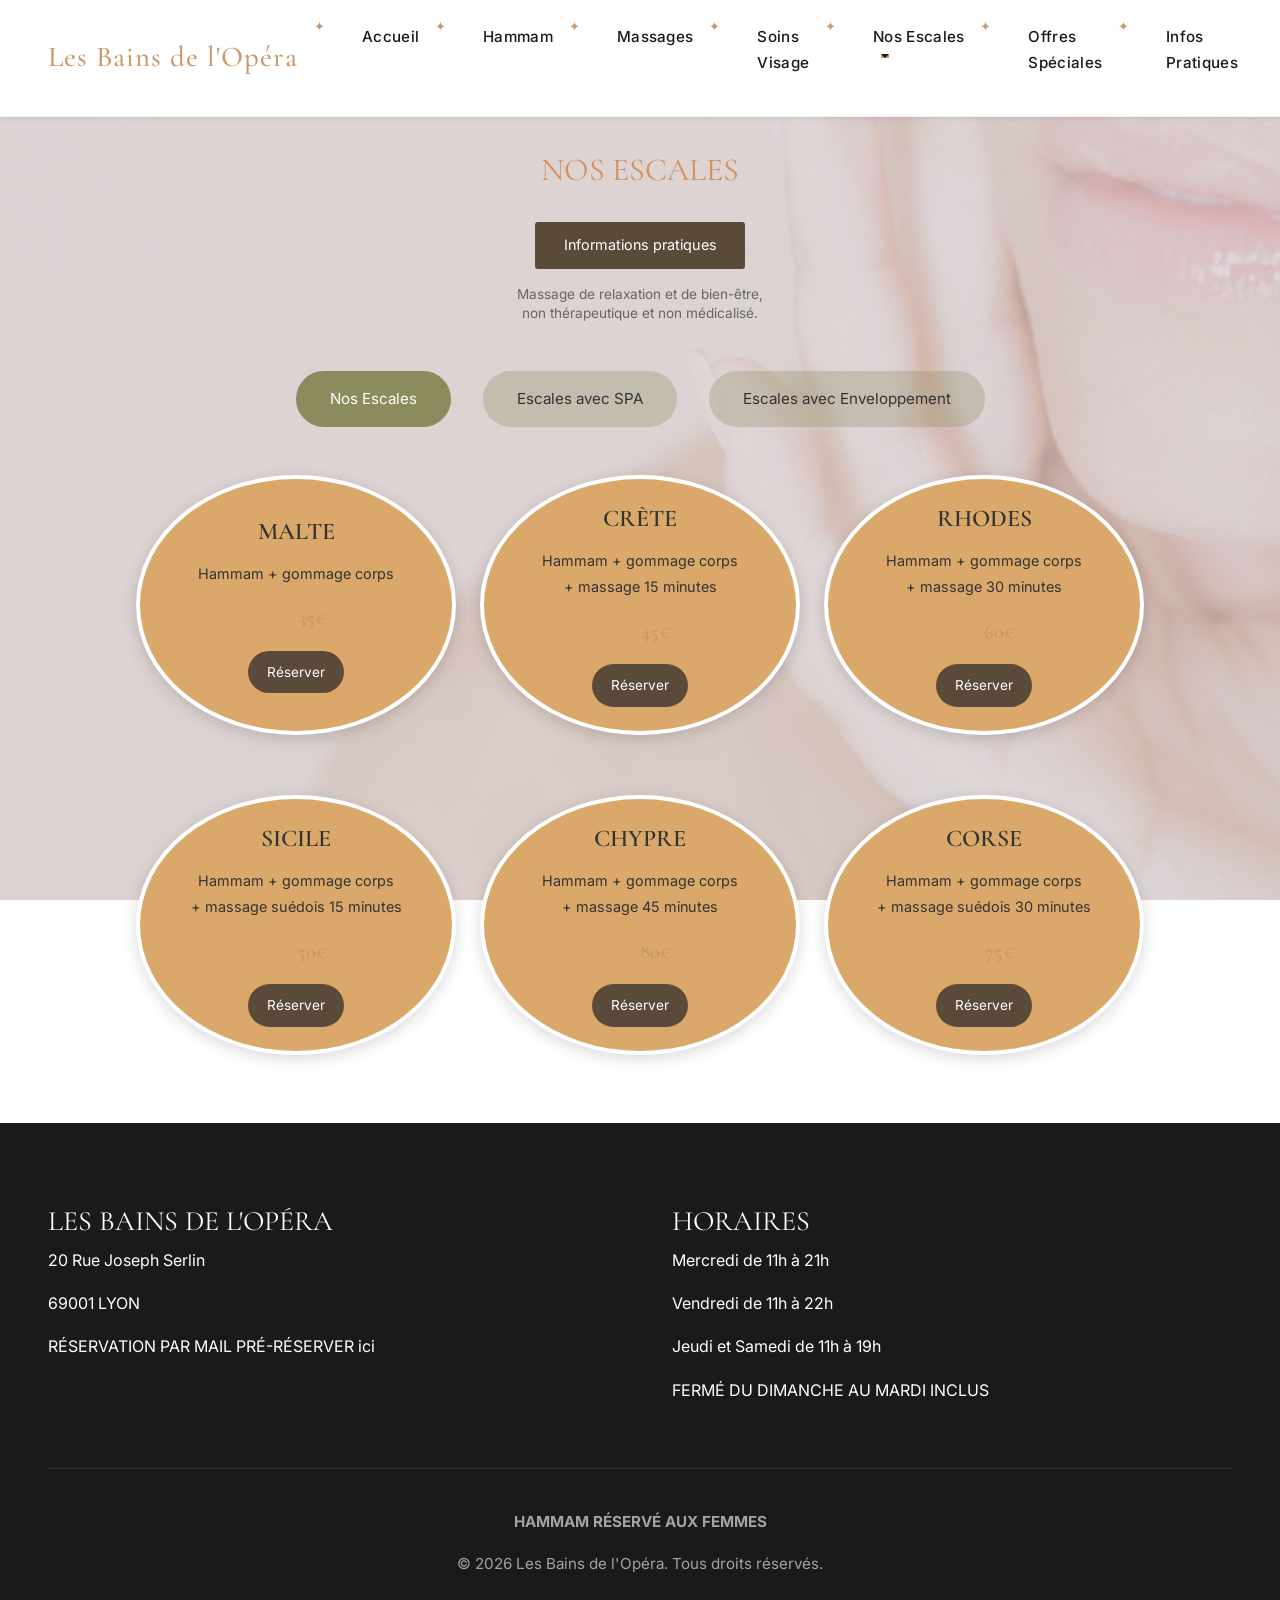
<file: nos-escales.html>
<!DOCTYPE html>
<html lang="fr">
<head>
    <meta charset="UTF-8">
    <meta name="viewport" content="width=device-width, initial-scale=1.0">
    <title>Nos Escales | Les Bains de l'Opéra</title>    <!-- Bootstrap CSS -->
    <link href="https://cdn.jsdelivr.net/npm/bootstrap@5.3.2/dist/css/bootstrap.min.css" rel="stylesheet">

    <link rel="stylesheet" href="styles.css">
    <style>
        /* Style spécifique pour la page nos escales */
        body {
            background: url('images/hero.jpg') center/cover fixed;
            position: relative;
        }

        body::before {
            content: '';
            position: fixed;
            top: 0;
            left: 0;
            right: 0;
            bottom: 0;
            background: rgba(220, 210, 200, 0.75);
            z-index: -1;
        }

        .escales-header {
            text-align: center;
            padding: 2rem;
        }

        .escales-header h1 {
            font-size: 2rem;
            color: #D4915E;
            font-weight: 400;
            margin-bottom: 1rem;
        }

        .info-btn {
            background: #5A4A3A;
            color: white;
            padding: 0.7rem 1.8rem;
            border-radius: 3px;
            text-decoration: none;
            font-size: 0.9rem;
            display: inline-block;
            margin-top: 1rem;
        }

        .massage-note {
            max-width: 250px;
            font-size: 0.85rem;
            color: #666;
            text-align: center;
            line-height: 1.4;
            margin: 1rem auto 0;
        }

        .top-buttons {
            position: absolute;
            top: 1rem;
            right: 2rem;
            display: flex;
            gap: 1rem;
        }

        .top-buttons .btn {
            background: #8B8B5E;
            color: white;
            padding: 0.6rem 1.5rem;
            border-radius: 3px;
            font-size: 0.9rem;
        }

        /* Navigation entre les types d'escales */
        .escales-nav {
            display: flex;
            justify-content: center;
            gap: 2rem;
            margin: 1rem 0 2rem;
        }

        .escales-nav a {
            background: rgba(139, 139, 94, 0.3);
            color: #333;
            padding: 0.8rem 2rem;
            border-radius: 50px;
            font-size: 0.95rem;
            transition: all 0.3s ease;
            border: 2px solid transparent;
        }

        .escales-nav a:hover {
            background: rgba(139, 139, 94, 0.5);
            transform: translateY(-2px);
        }

        .escales-nav a.active {
            background: #8B8B5E;
            color: white;
            border-color: #8B8B5E;
        }

        /* Conteneur des bulles ovales */
        .bubbles-container {
            position: relative;
            max-width: 1200px;
            margin: 3rem auto;
            min-height: 600px;
            padding: 2rem;
        }

        /* Bulles ovales individuelles */
        .bubble-oval {
            position: absolute;
            border-radius: 50%;
            border: 4px solid white;
            display: flex;
            flex-direction: column;
            align-items: center;
            justify-content: center;
            text-align: center;
            padding: 2.5rem 2rem;
            box-shadow: 0 4px 15px rgba(0,0,0,0.15);
            transition: transform 0.3s ease;
            background: #D9A86A;
            color: #333;
        }

        .bubble-oval:hover {
            transform: scale(1.05);
        }

        /* Fix pour les bulles avec translateX */
        .bubble-crete:hover,
        .bubble-chypre:hover {
            transform: translateX(-50%) scale(1.05);
        }

        .bubble-oval h3 {
            font-size: 1.5rem;
            font-weight: 600;
            margin-bottom: 1rem;
            text-transform: uppercase;
        }

        .bubble-oval p {
            font-size: 0.9rem;
            line-height: 1.5;
            margin-bottom: 0.3rem;
        }

        .bubble-oval .price {
            font-size: 1.3rem;
            font-weight: 600;
            margin-top: 0.8rem;
        }

        .bubble-oval .btn-reserver {
            background: #5A4A3A;
            color: white;
            padding: 0.6rem 1.2rem;
            border: none;
            border-radius: 50px;
            font-size: 0.85rem;
            cursor: pointer;
            margin-top: 0.8rem;
            transition: all 0.3s ease;
            text-decoration: none;
            display: inline-block;
        }

        .bubble-oval .btn-reserver:hover {
            background: #4A3A2A;
            transform: translateY(-2px);
        }

        /* Positions des bulles ovales - disposition en grille */
        .bubble-malte {
            width: 320px;
            height: 260px;
            top: 0;
            left: 8%;
        }

        .bubble-crete {
            width: 320px;
            height: 260px;
            top: 0;
            left: 50%;
            transform: translateX(-50%);
        }

        .bubble-rhodes {
            width: 320px;
            height: 260px;
            top: 0;
            right: 8%;
        }

        .bubble-sicile {
            width: 320px;
            height: 260px;
            top: 320px;
            left: 8%;
        }

        .bubble-chypre {
            width: 320px;
            height: 260px;
            top: 320px;
            left: 50%;
            transform: translateX(-50%);
        }

        .bubble-corse {
            width: 320px;
            height: 260px;
            top: 320px;
            right: 8%;
        }

        .note {
            text-align: right;
            padding: 1rem 2rem;
            font-size: 0.85rem;
            color: #666;
            font-style: italic;
        }

        /* Responsive */
        @media (max-width: 1024px) {
            .bubble-oval {
                position: relative !important;
                margin: 2rem auto;
                left: 0 !important;
                right: 0 !important;
                top: 0 !important;
                transform: none !important;
            }

            .bubbles-container {
                display: flex;
                flex-direction: column;
                align-items: center;
            }


            .escales-nav {
                flex-direction: column;
                align-items: center;
            }
        }
    </style>
</head>
<body>
        <header>
        <nav class="navbar navbar-expand-lg navbar-light bg-white sticky-top shadow-sm">
            <div class="container-fluid px-lg-5">
                <a class="navbar-brand logo" href="index.html">Les Bains de l'Opéra</a>
                <button class="navbar-toggler" type="button" data-bs-toggle="collapse" data-bs-target="#navbarNav" aria-controls="navbarNav" aria-expanded="false" aria-label="Toggle navigation">
                    <span class="navbar-toggler-icon"></span>
                </button>
                <div class="collapse navbar-collapse" id="navbarNav">
                    <ul class="navbar-nav ms-auto">
                        <li class="nav-item">
                            <a class="nav-link" href="index.html">Accueil</a>
                        </li>
                        <li class="nav-item">
                            <a class="nav-link" href="hammam.html">Hammam</a>
                        </li>
                        <li class="nav-item">
                            <a class="nav-link" href="massages.html">Massages</a>
                        </li>
                        <li class="nav-item">
                            <a class="nav-link" href="soins.html">Soins Visage</a>
                        </li>
                        <li class="nav-item dropdown">
                            <a class="nav-link dropdown-toggle" href="#" id="navbarDropdown" role="button" data-bs-toggle="dropdown" aria-expanded="false">
                                Nos Escales
                            </a>
                            <ul class="dropdown-menu" aria-labelledby="navbarDropdown">
                                <li><a class="dropdown-item" href="nos-escales.html">Nos Escales</a></li>
                                <li><a class="dropdown-item" href="escales-spa.html">Nos Escales avec SPA</a></li>
                                <li><a class="dropdown-item" href="escales-enveloppement.html">Nos Escales avec Enveloppement</a></li>
                            </ul>
                        </li>
                        <li class="nav-item">
                            <a class="nav-link" href="tarifs.html">Offres Spéciales</a>
                        </li>
                        <li class="nav-item">
                            <a class="nav-link" href="infos.html">Infos Pratiques</a>
                        </li>
                    </ul>
                </div>
            </div>
        </nav>
    </header>

    <div class="top-buttons">
        <a href="infos.html" class="btn">BON CADEAU</a>
        <a href="infos.html" class="btn">RÉSERVEZ</a>
    </div>

    <div class="escales-header">
        <h1>NOS ESCALES</h1>
        <a href="infos.html" class="info-btn">Informations pratiques</a>
        <div class="massage-note">
            Massage de relaxation et de bien-être,<br>
            non thérapeutique et non médicalisé.
        </div>
    </div>

    <div class="escales-nav">
        <a href="nos-escales.html" class="active">Nos Escales</a>
        <a href="escales-spa.html">Escales avec SPA</a>
        <a href="escales-enveloppement.html">Escales avec Enveloppement</a>
    </div>

    <div class="bubbles-container">
        <div class="bubble-oval bubble-malte">
            <h3>MALTE</h3>
            <p>Hammam + gommage corps</p>
            <p class="price">35€</p>
            <a href="reservation.html?formule=MALTE&type=escale" class="btn-reserver">Réserver</a>
        </div>

        <div class="bubble-oval bubble-crete">
            <h3>CRÈTE</h3>
            <p>Hammam + gommage corps</p>
            <p>+ massage 15 minutes</p>
            <p class="price">45€</p>
            <a href="reservation.html?formule=CRÈTE&type=escale" class="btn-reserver">Réserver</a>
        </div>

        <div class="bubble-oval bubble-rhodes">
            <h3>RHODES</h3>
            <p>Hammam + gommage corps</p>
            <p>+ massage 30 minutes</p>
            <p class="price">60€</p>
            <a href="reservation.html?formule=RHODES&type=escale" class="btn-reserver">Réserver</a>
        </div>

        <div class="bubble-oval bubble-sicile">
            <h3>SICILE</h3>
            <p>Hammam + gommage corps</p>
            <p>+ massage suédois 15 minutes</p>
            <p class="price">50€</p>
            <a href="reservation.html?formule=SICILE&type=escale" class="btn-reserver">Réserver</a>
        </div>

        <div class="bubble-oval bubble-chypre">
            <h3>CHYPRE</h3>
            <p>Hammam + gommage corps</p>
            <p>+ massage 45 minutes</p>
            <p class="price">80€</p>
            <a href="reservation.html?formule=CHYPRE&type=escale" class="btn-reserver">Réserver</a>
        </div>

        <div class="bubble-oval bubble-corse">
            <h3>CORSE</h3>
            <p>Hammam + gommage corps</p>
            <p>+ massage suédois 30 minutes</p>
            <p class="price">75€</p>
            <a href="reservation.html?formule=CORSE&type=escale" class="btn-reserver">Réserver</a>
        </div>
    </div>

    <footer>
        <div class="footer-content">
            <div class="footer-info">
                <h3>LES BAINS DE L'OPÉRA</h3>
                <p>20 Rue Joseph Serlin</p>
                <p>69001 LYON</p>
                <p>RÉSERVATION PAR MAIL <a href="mailto:contact@bainsopera.com">PRÉ-RÉSERVER ici</a></p>
            </div>

            <div class="footer-hours">
                <h3>HORAIRES</h3>
                <p>Mercredi de 11h à 21h</p>
                <p>Vendredi de 11h à 22h</p>
                <p>Jeudi et Samedi de 11h à 19h</p>
                <p>FERMÉ DU DIMANCHE AU MARDI INCLUS</p>
            </div>
        </div>

        <div class="footer-bottom">
            <p><strong>HAMMAM RÉSERVÉ AUX FEMMES</strong></p>
            <p>&copy; 2026 Les Bains de l'Opéra. Tous droits réservés.</p>
        </div>
    </footer>
    <!-- Bootstrap JS -->
    <script src="https://cdn.jsdelivr.net/npm/bootstrap@5.3.2/dist/js/bootstrap.bundle.min.js"></script>
</body>
</html>
</file>
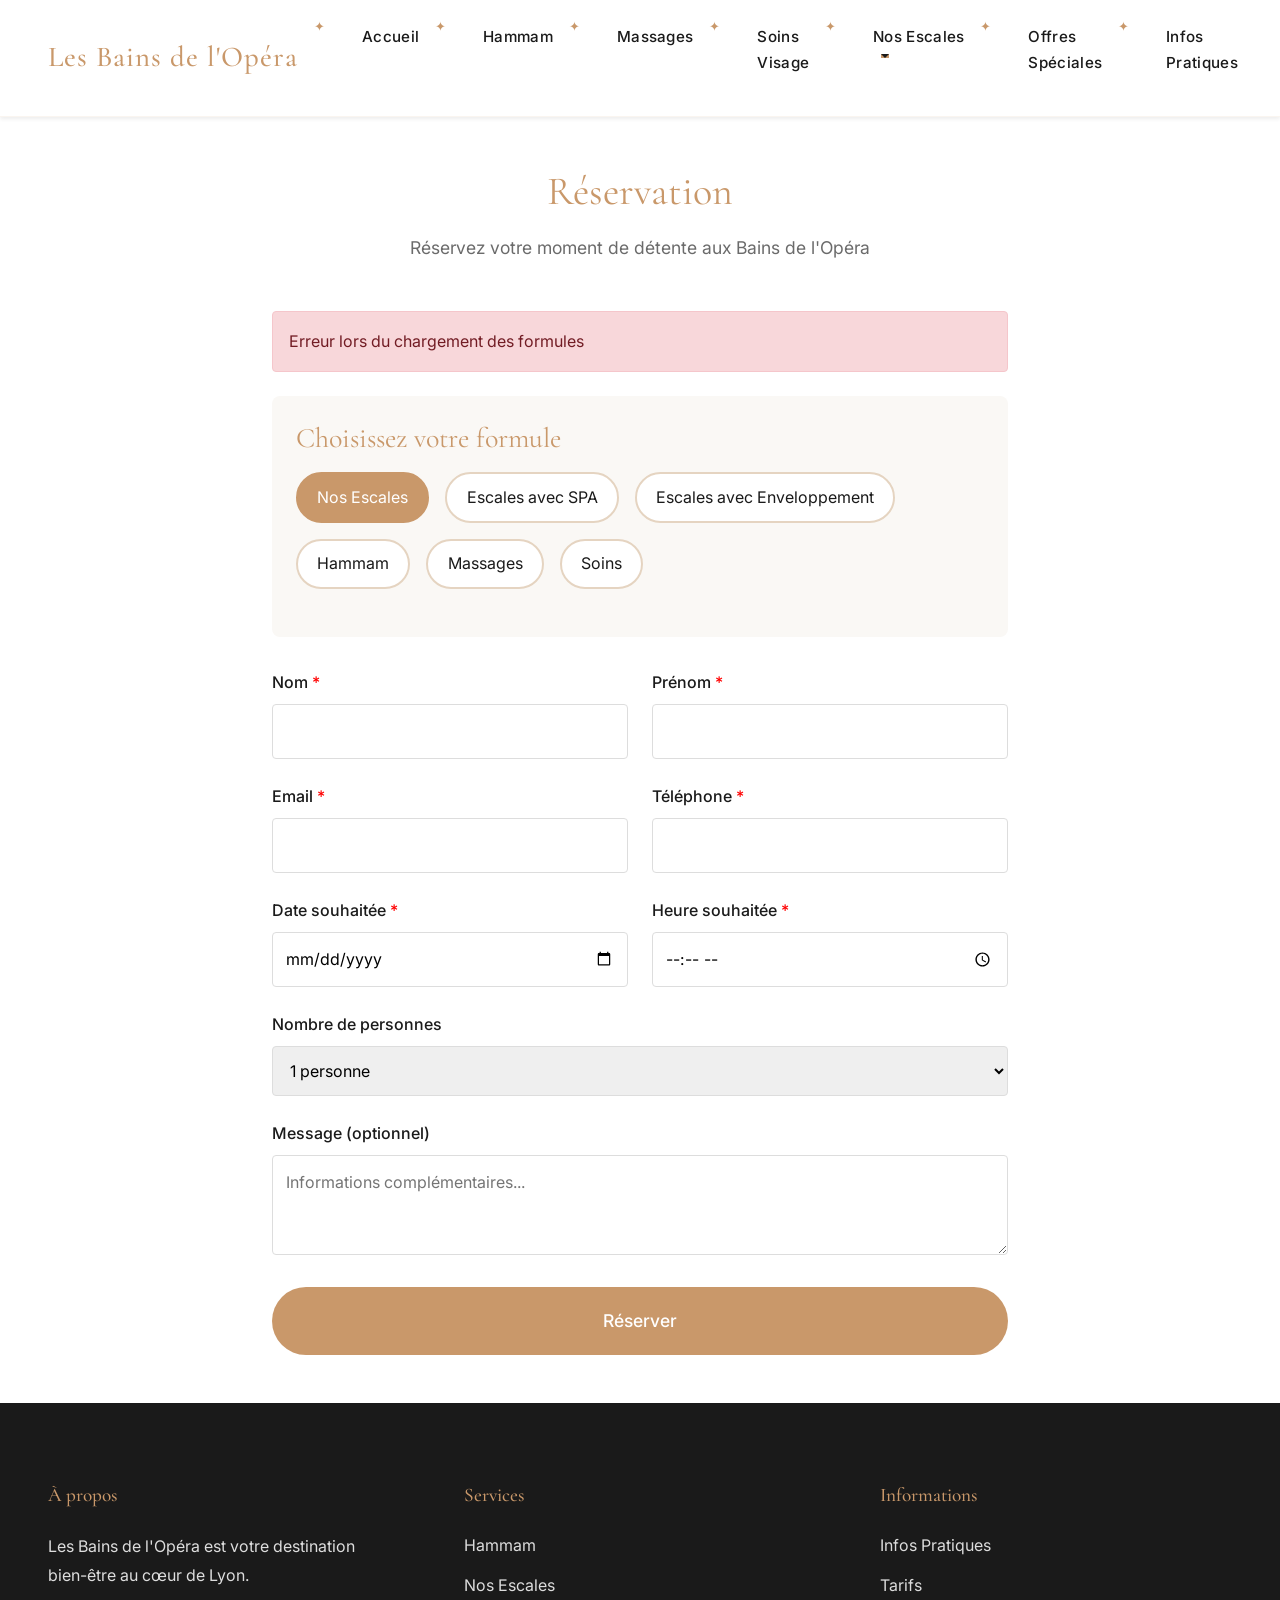
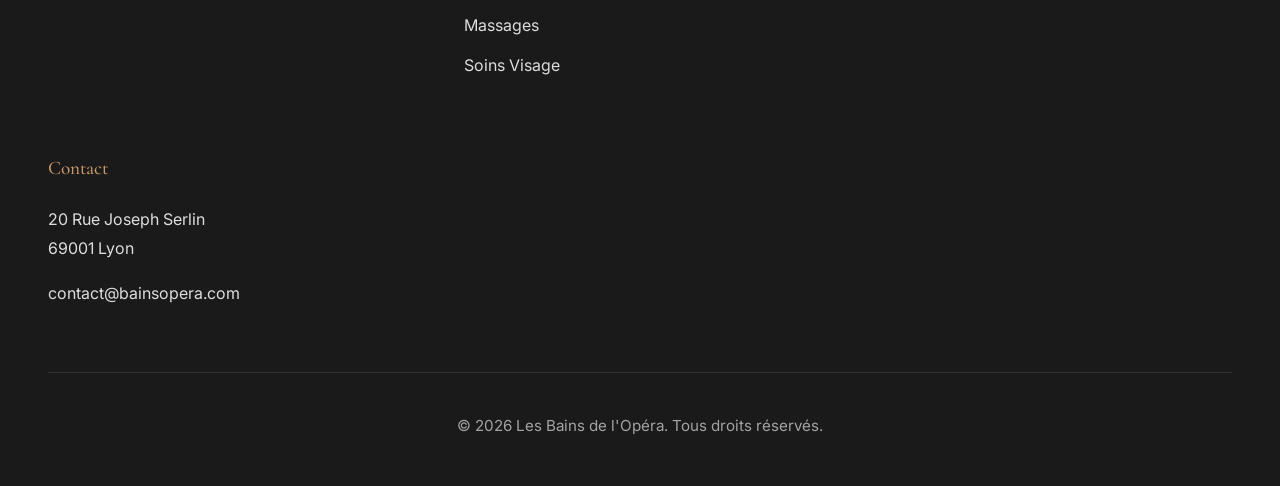
<file: reservation.html>
<!DOCTYPE html>
<html lang="fr">
<head>
    <meta charset="UTF-8">
    <meta name="viewport" content="width=device-width, initial-scale=1.0">
    <title>Réservation | Les Bains de l'Opéra</title>    <!-- Bootstrap CSS -->
    <link href="https://cdn.jsdelivr.net/npm/bootstrap@5.3.2/dist/css/bootstrap.min.css" rel="stylesheet">

    <link rel="stylesheet" href="styles.css">
    <style>
        .reservation-container {
            max-width: 800px;
            margin: 0 auto;
            padding: 3rem 2rem;
        }

        .reservation-header {
            text-align: center;
            margin-bottom: 3rem;
        }

        .reservation-header h1 {
            font-size: 2.5rem;
            color: var(--primary);
            margin-bottom: 1rem;
        }

        .reservation-header p {
            font-size: 1.1rem;
            color: var(--grey);
        }

        .form-group {
            margin-bottom: 1.5rem;
        }

        .form-group label {
            display: block;
            margin-bottom: 0.5rem;
            color: var(--dark);
            font-weight: 500;
        }

        .form-group input,
        .form-group select,
        .form-group textarea {
            width: 100%;
            padding: 0.8rem;
            border: 1px solid #ddd;
            border-radius: 4px;
            font-size: 1rem;
            font-family: inherit;
        }

        .form-group textarea {
            resize: vertical;
            min-height: 100px;
        }

        .form-row {
            display: grid;
            grid-template-columns: 1fr 1fr;
            gap: 1.5rem;
        }

        .formule-selection {
            background: var(--beige);
            padding: 1.5rem;
            border-radius: 8px;
            margin-bottom: 2rem;
        }

        .formule-selection h3 {
            color: var(--primary);
            margin-bottom: 1rem;
        }

        .formule-tabs {
            display: flex;
            gap: 1rem;
            margin-bottom: 1.5rem;
            flex-wrap: wrap;
        }

        .formule-tab {
            padding: 0.6rem 1.2rem;
            background: var(--white);
            border: 2px solid var(--primary-light);
            border-radius: 50px;
            cursor: pointer;
            transition: all 0.3s ease;
        }

        .formule-tab.active {
            background: var(--primary);
            color: var(--white);
            border-color: var(--primary);
        }

        .formule-list {
            display: grid;
            gap: 1rem;
        }

        .formule-item {
            padding: 1rem;
            background: var(--white);
            border-radius: 4px;
            cursor: pointer;
            border: 2px solid transparent;
            transition: all 0.3s ease;
        }

        .formule-item:hover {
            border-color: var(--primary-light);
        }

        .formule-item.selected {
            border-color: var(--primary);
            background: rgba(212, 145, 94, 0.1);
        }

        .formule-item h4 {
            color: var(--primary);
            margin-bottom: 0.3rem;
        }

        .formule-item p {
            font-size: 0.9rem;
            color: var(--grey);
            margin-bottom: 0.5rem;
        }

        .formule-item .price {
            font-weight: 600;
            color: var(--dark);
        }

        .submit-btn {
            width: 100%;
            padding: 1.2rem;
            background: var(--primary);
            color: var(--white);
            border: none;
            border-radius: 50px;
            font-size: 1.1rem;
            font-weight: 500;
            cursor: pointer;
            transition: all 0.3s ease;
        }

        .submit-btn:hover {
            background: var(--accent);
            transform: translateY(-2px);
        }

        .submit-btn:disabled {
            background: var(--grey);
            cursor: not-allowed;
            transform: none;
        }

        .alert {
            padding: 1rem;
            border-radius: 4px;
            margin-bottom: 1.5rem;
        }

        .alert-success {
            background: #d4edda;
            border: 1px solid #c3e6cb;
            color: #155724;
        }

        .alert-error {
            background: #f8d7da;
            border: 1px solid #f5c6cb;
            color: #721c24;
        }

        .required {
            color: red;
        }

        @media (max-width: 768px) {
            .form-row {
                grid-template-columns: 1fr;
            }

            .formule-tabs {
                flex-direction: column;
            }
        }
    </style>
</head>
<body>
        <header>
        <nav class="navbar navbar-expand-lg navbar-light bg-white sticky-top shadow-sm">
            <div class="container-fluid px-lg-5">
                <a class="navbar-brand logo" href="index.html">Les Bains de l'Opéra</a>
                <button class="navbar-toggler" type="button" data-bs-toggle="collapse" data-bs-target="#navbarNav" aria-controls="navbarNav" aria-expanded="false" aria-label="Toggle navigation">
                    <span class="navbar-toggler-icon"></span>
                </button>
                <div class="collapse navbar-collapse" id="navbarNav">
                    <ul class="navbar-nav ms-auto">
                        <li class="nav-item">
                            <a class="nav-link" href="index.html">Accueil</a>
                        </li>
                        <li class="nav-item">
                            <a class="nav-link" href="hammam.html">Hammam</a>
                        </li>
                        <li class="nav-item">
                            <a class="nav-link" href="massages.html">Massages</a>
                        </li>
                        <li class="nav-item">
                            <a class="nav-link" href="soins.html">Soins Visage</a>
                        </li>
                        <li class="nav-item dropdown">
                            <a class="nav-link dropdown-toggle" href="#" id="navbarDropdown" role="button" data-bs-toggle="dropdown" aria-expanded="false">
                                Nos Escales
                            </a>
                            <ul class="dropdown-menu" aria-labelledby="navbarDropdown">
                                <li><a class="dropdown-item" href="nos-escales.html">Nos Escales</a></li>
                                <li><a class="dropdown-item" href="escales-spa.html">Nos Escales avec SPA</a></li>
                                <li><a class="dropdown-item" href="escales-enveloppement.html">Nos Escales avec Enveloppement</a></li>
                            </ul>
                        </li>
                        <li class="nav-item">
                            <a class="nav-link" href="tarifs.html">Offres Spéciales</a>
                        </li>
                        <li class="nav-item">
                            <a class="nav-link" href="infos.html">Infos Pratiques</a>
                        </li>
                    </ul>
                </div>
            </div>
        </nav>
    </header>

    <div class="reservation-container">
        <div class="reservation-header">
            <h1>Réservation</h1>
            <p>Réservez votre moment de détente aux Bains de l'Opéra</p>
        </div>

        <div id="alert-container"></div>

        <form id="reservation-form">
            <div class="formule-selection">
                <h3>Choisissez votre formule</h3>
                <div class="formule-tabs">
                    <div class="formule-tab active" data-type="escale">Nos Escales</div>
                    <div class="formule-tab" data-type="escale_spa">Escales avec SPA</div>
                    <div class="formule-tab" data-type="escale_enveloppement">Escales avec Enveloppement</div>
                    <div class="formule-tab" data-type="hammam">Hammam</div>
                    <div class="formule-tab" data-type="massage">Massages</div>
                    <div class="formule-tab" data-type="soin">Soins</div>
                </div>
                <div class="formule-list" id="formule-list">
                    <!-- Les formules seront chargées dynamiquement -->
                </div>
                <input type="hidden" id="formule-selected" name="formule" required>
            </div>

            <div class="form-row">
                <div class="form-group">
                    <label for="nom">Nom <span class="required">*</span></label>
                    <input type="text" id="nom" name="nom" required>
                </div>
                <div class="form-group">
                    <label for="prenom">Prénom <span class="required">*</span></label>
                    <input type="text" id="prenom" name="prenom" required>
                </div>
            </div>

            <div class="form-row">
                <div class="form-group">
                    <label for="email">Email <span class="required">*</span></label>
                    <input type="email" id="email" name="email" required>
                </div>
                <div class="form-group">
                    <label for="telephone">Téléphone <span class="required">*</span></label>
                    <input type="tel" id="telephone" name="telephone" required>
                </div>
            </div>

            <div class="form-row">
                <div class="form-group">
                    <label for="date">Date souhaitée <span class="required">*</span></label>
                    <input type="date" id="date" name="date_reservation" required>
                </div>
                <div class="form-group">
                    <label for="heure">Heure souhaitée <span class="required">*</span></label>
                    <input type="time" id="heure" name="heure_reservation" required>
                </div>
            </div>

            <div class="form-group">
                <label for="nombre_personnes">Nombre de personnes</label>
                <select id="nombre_personnes" name="nombre_personnes">
                    <option value="1">1 personne</option>
                    <option value="2">2 personnes</option>
                    <option value="3">3 personnes</option>
                    <option value="4">4 personnes</option>
                </select>
            </div>

            <div class="form-group">
                <label for="message">Message (optionnel)</label>
                <textarea id="message" name="message" placeholder="Informations complémentaires..."></textarea>
            </div>

            <button type="submit" class="submit-btn">Réserver</button>
        </form>
    </div>

    <footer>
        <div class="footer-content">
            <div class="footer-section">
                <h3>À propos</h3>
                <p>Les Bains de l'Opéra est votre destination bien-être au cœur de Lyon.</p>
            </div>

            <div class="footer-section">
                <h3>Services</h3>
                <a href="hammam.html">Hammam</a>
                <a href="nos-escales.html">Nos Escales</a>
                <a href="massages.html">Massages</a>
                <a href="soins.html">Soins Visage</a>
            </div>

            <div class="footer-section">
                <h3>Informations</h3>
                <a href="infos.html">Infos Pratiques</a>
                <a href="tarifs.html">Tarifs</a>
            </div>

            <div class="footer-section">
                <h3>Contact</h3>
                <p>20 Rue Joseph Serlin<br>69001 Lyon</p>
                <p>contact@bainsopera.com</p>
            </div>
        </div>

        <div class="footer-bottom">
            <p>&copy; 2026 Les Bains de l'Opéra. Tous droits réservés.</p>
        </div>
    </footer>

    <script>
        // Déterminer l'URL de l'API automatiquement
        const API_URL = window.location.hostname === 'localhost' || window.location.hostname === '127.0.0.1'
            ? 'http://127.0.0.1:5000/api'
            : 'https://bains-opera.onrender.com/api';
        let formules = [];
        let selectedFormule = null;

        // Charger les formules au chargement de la page
        document.addEventListener('DOMContentLoaded', () => {
            setupTabs();
            setupDateRestrictions();

            // Vérifier si une formule est passée en paramètre URL
            const urlParams = new URLSearchParams(window.location.search);
            const formuleParam = urlParams.get('formule');
            const typeParam = urlParams.get('type');

            if (typeParam) {
                // Activer l'onglet correspondant
                document.querySelectorAll('.formule-tab').forEach(tab => {
                    tab.classList.remove('active');
                    if (tab.dataset.type === typeParam) {
                        tab.classList.add('active');
                    }
                });
                loadFormules(typeParam, formuleParam);
            } else {
                loadFormules('escale', formuleParam);
            }
        });

        // Gestion des onglets
        function setupTabs() {
            const tabs = document.querySelectorAll('.formule-tab');
            tabs.forEach(tab => {
                tab.addEventListener('click', () => {
                    tabs.forEach(t => t.classList.remove('active'));
                    tab.classList.add('active');
                    loadFormules(tab.dataset.type);
                });
            });
        }

        // Restrictions sur la date (jours fermés)
        function setupDateRestrictions() {
            const dateInput = document.getElementById('date');
            const today = new Date().toISOString().split('T')[0];
            dateInput.min = today;

            dateInput.addEventListener('change', (e) => {
                const selectedDate = new Date(e.target.value);
                const day = selectedDate.getDay();

                // 0 = Dimanche, 1 = Lundi, 2 = Mardi (jours fermés)
                if (day === 0 || day === 1 || day === 2) {
                    showAlert('Nous sommes fermés du dimanche au mardi. Veuillez choisir une autre date.', 'error');
                    dateInput.value = '';
                }
            });
        }

        // Charger les formules par type
        async function loadFormules(type, preselectedFormule = null) {
            try {
                const response = await fetch(`${API_URL}/formules?type=${type}`);
                formules = await response.json();
                displayFormules(formules, preselectedFormule);
            } catch (error) {
                console.error('Erreur lors du chargement des formules:', error);
                showAlert('Erreur lors du chargement des formules', 'error');
            }
        }

        // Afficher les formules
        function displayFormules(formules, preselectedFormule = null) {
            const container = document.getElementById('formule-list');
            container.innerHTML = '';

            formules.forEach(formule => {
                const div = document.createElement('div');
                div.className = 'formule-item';
                div.innerHTML = `
                    <h4>${formule.nom}</h4>
                    <p>${formule.description}</p>
                    <p class="price">${formule.prix}€ - ${formule.duree} minutes</p>
                `;
                div.addEventListener('click', () => selectFormule(formule, div));
                container.appendChild(div);

                // Pré-sélectionner la formule si elle correspond
                if (preselectedFormule && formule.nom === preselectedFormule) {
                    selectFormule(formule, div);
                    // Scroller vers la formule
                    setTimeout(() => {
                        div.scrollIntoView({ behavior: 'smooth', block: 'center' });
                    }, 300);
                }
            });
        }

        // Sélectionner une formule
        function selectFormule(formule, element) {
            document.querySelectorAll('.formule-item').forEach(item => {
                item.classList.remove('selected');
            });
            element.classList.add('selected');
            selectedFormule = formule;
            document.getElementById('formule-selected').value = formule.nom;
        }

        // Soumettre le formulaire
        document.getElementById('reservation-form').addEventListener('submit', async (e) => {
            e.preventDefault();

            if (!selectedFormule) {
                showAlert('Veuillez sélectionner une formule', 'error');
                return;
            }

            const formData = new FormData(e.target);
            const data = {
                nom: formData.get('nom'),
                prenom: formData.get('prenom'),
                email: formData.get('email'),
                telephone: formData.get('telephone'),
                formule: formData.get('formule'),
                date_reservation: formData.get('date_reservation'),
                heure_reservation: formData.get('heure_reservation'),
                nombre_personnes: parseInt(formData.get('nombre_personnes')),
                message: formData.get('message')
            };

            try {
                const response = await fetch(`${API_URL}/reservations`, {
                    method: 'POST',
                    headers: {
                        'Content-Type': 'application/json'
                    },
                    body: JSON.stringify(data)
                });

                const result = await response.json();

                if (response.ok) {
                    showAlert('Réservation effectuée avec succès! Nous vous contacterons pour confirmer.', 'success');
                    e.target.reset();
                    selectedFormule = null;
                    document.querySelectorAll('.formule-item').forEach(item => {
                        item.classList.remove('selected');
                    });
                } else {
                    showAlert(result.error || 'Erreur lors de la réservation', 'error');
                }
            } catch (error) {
                console.error('Erreur:', error);
                showAlert('Erreur lors de la réservation. Veuillez réessayer.', 'error');
            }
        });

        // Afficher une alerte
        function showAlert(message, type) {
            const container = document.getElementById('alert-container');
            const alert = document.createElement('div');
            alert.className = `alert alert-${type}`;
            alert.textContent = message;
            container.innerHTML = '';
            container.appendChild(alert);

            setTimeout(() => {
                alert.remove();
            }, 5000);
        }
    </script>
    <!-- Bootstrap JS -->
    <script src="https://cdn.jsdelivr.net/npm/bootstrap@5.3.2/dist/js/bootstrap.bundle.min.js"></script>
</body>
</html>
</file>
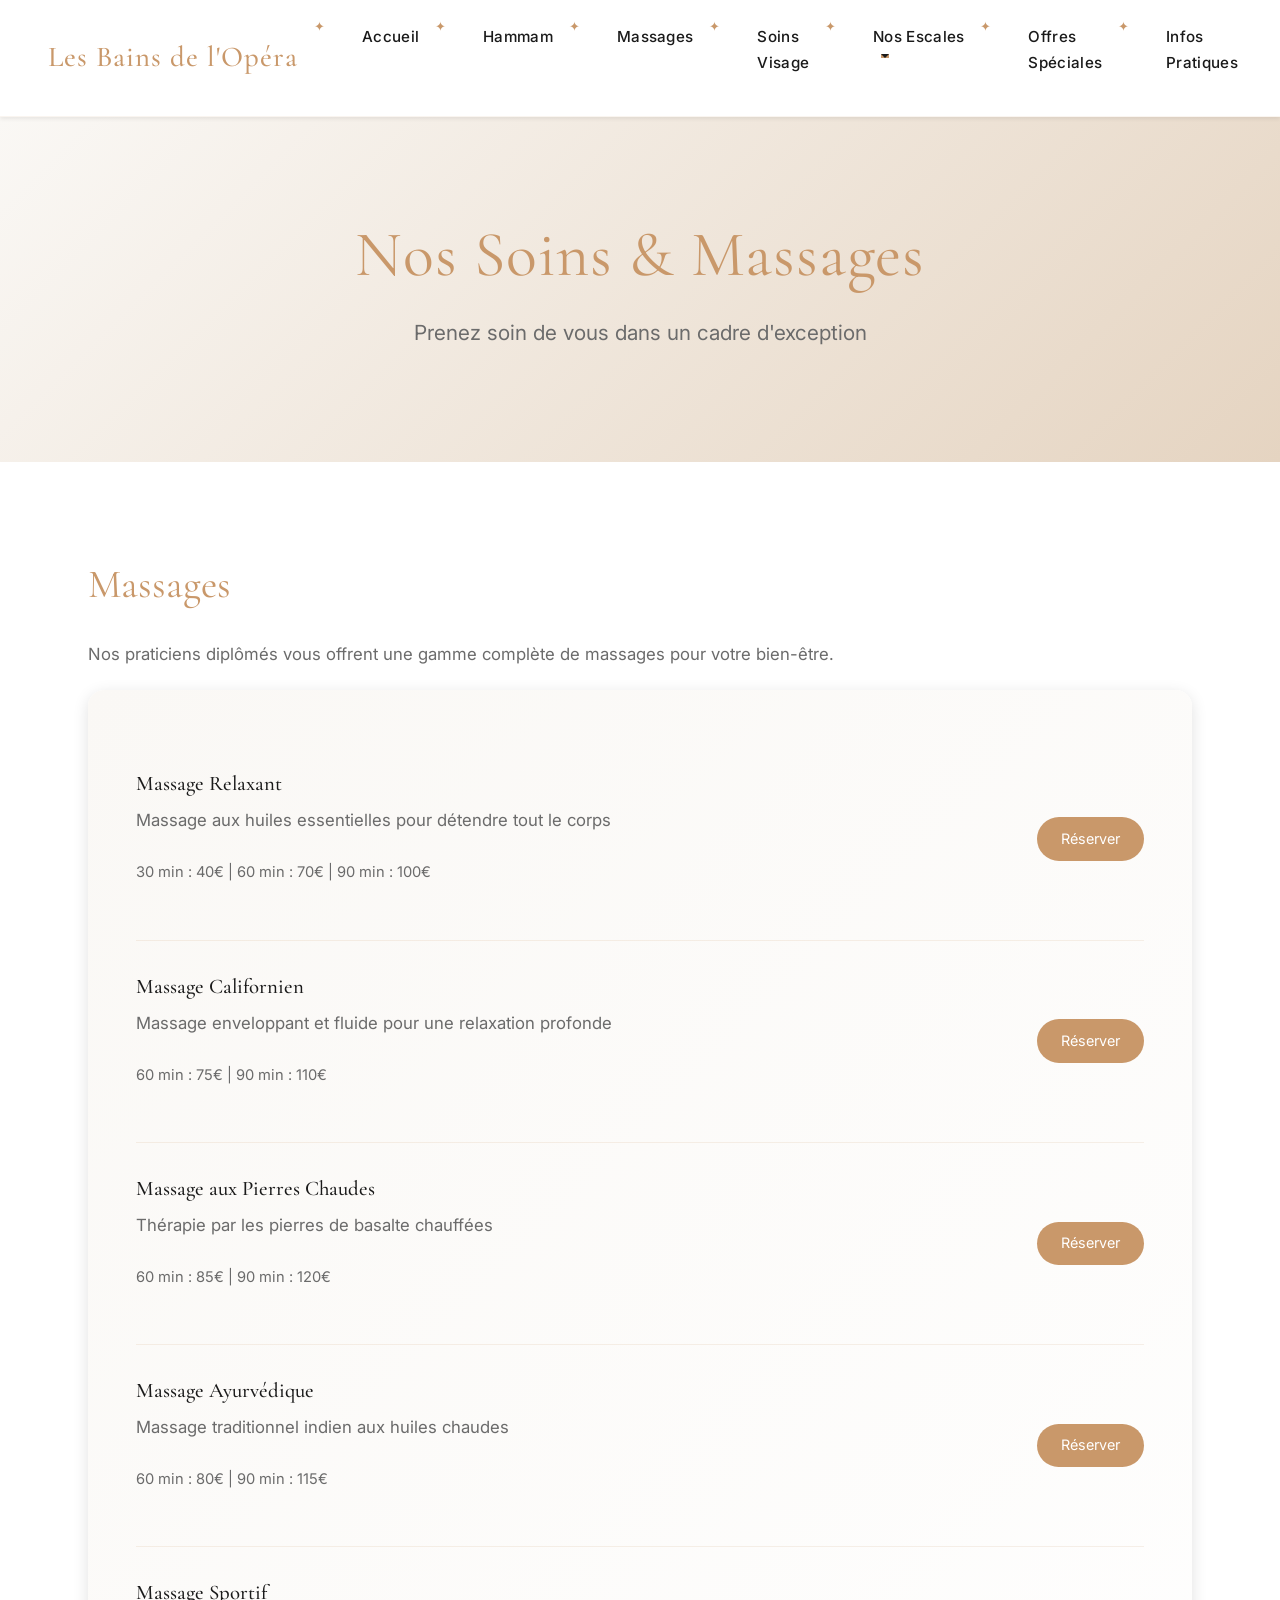
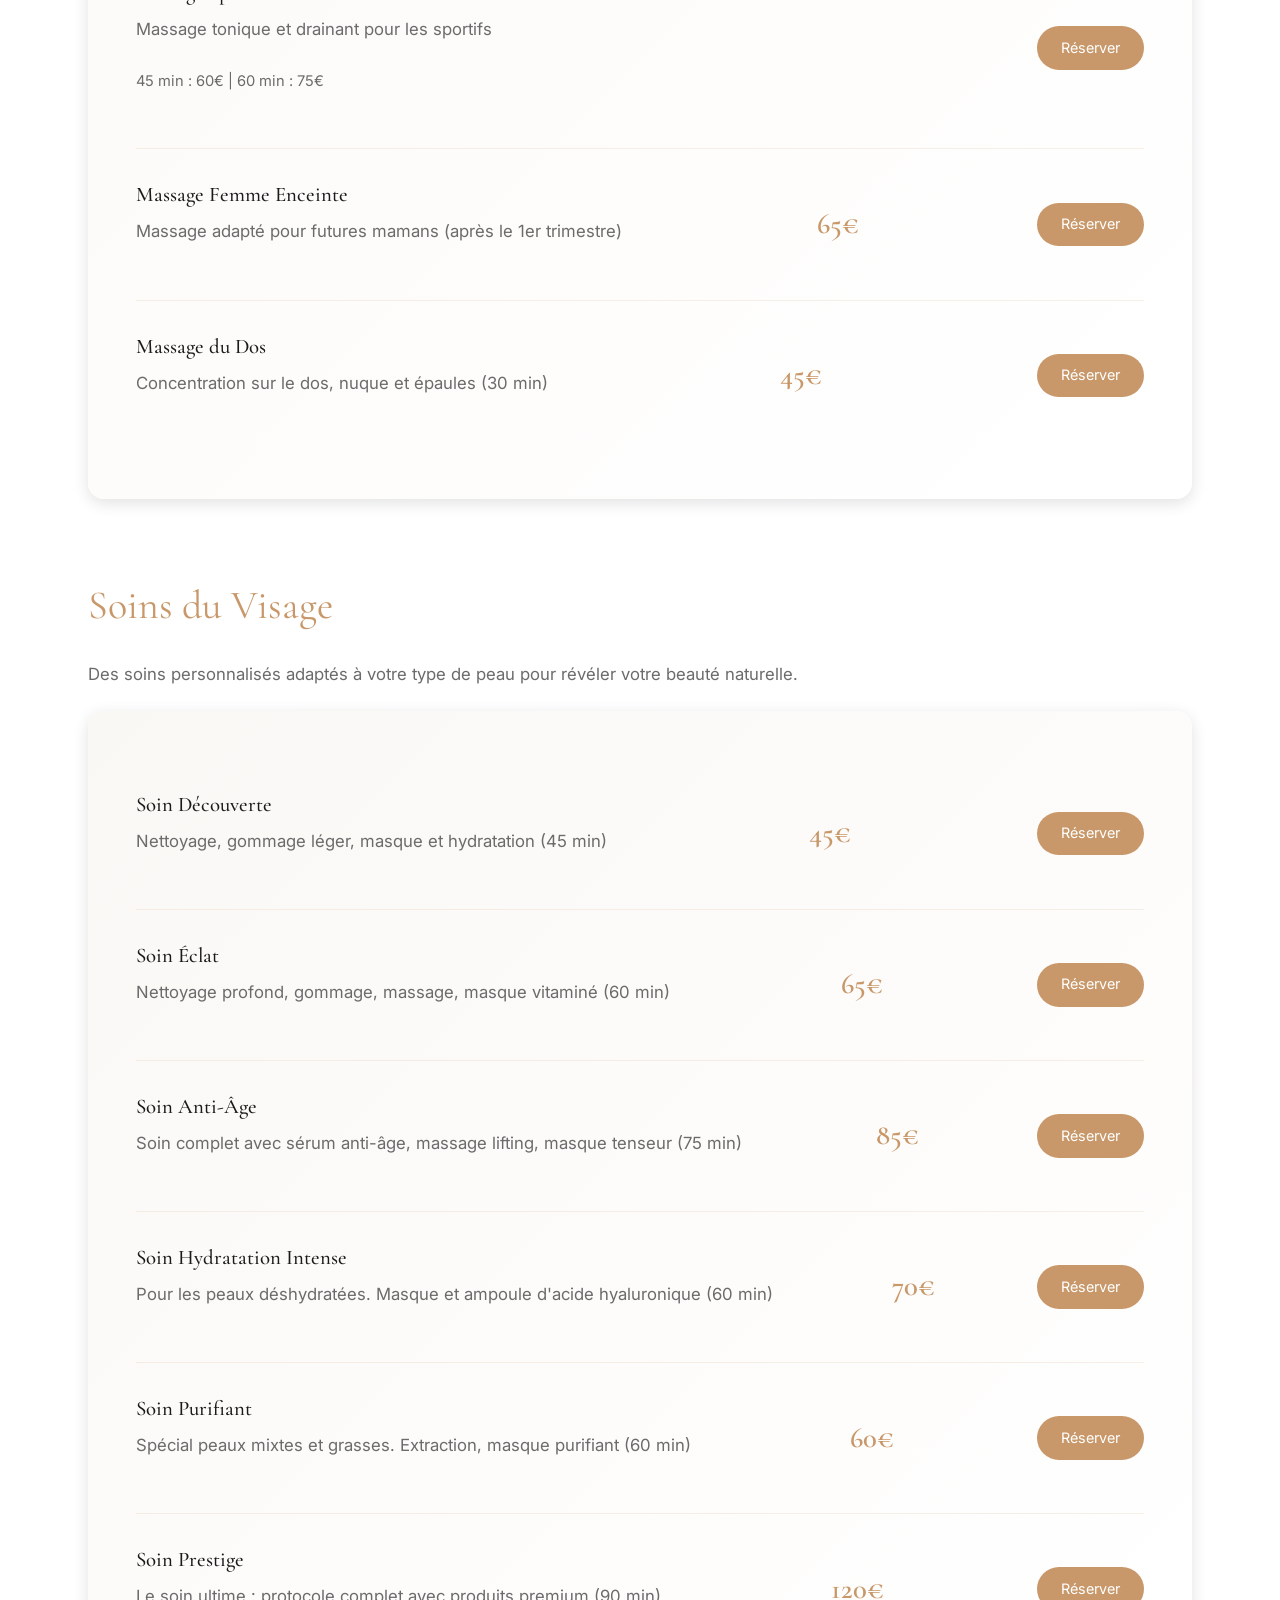
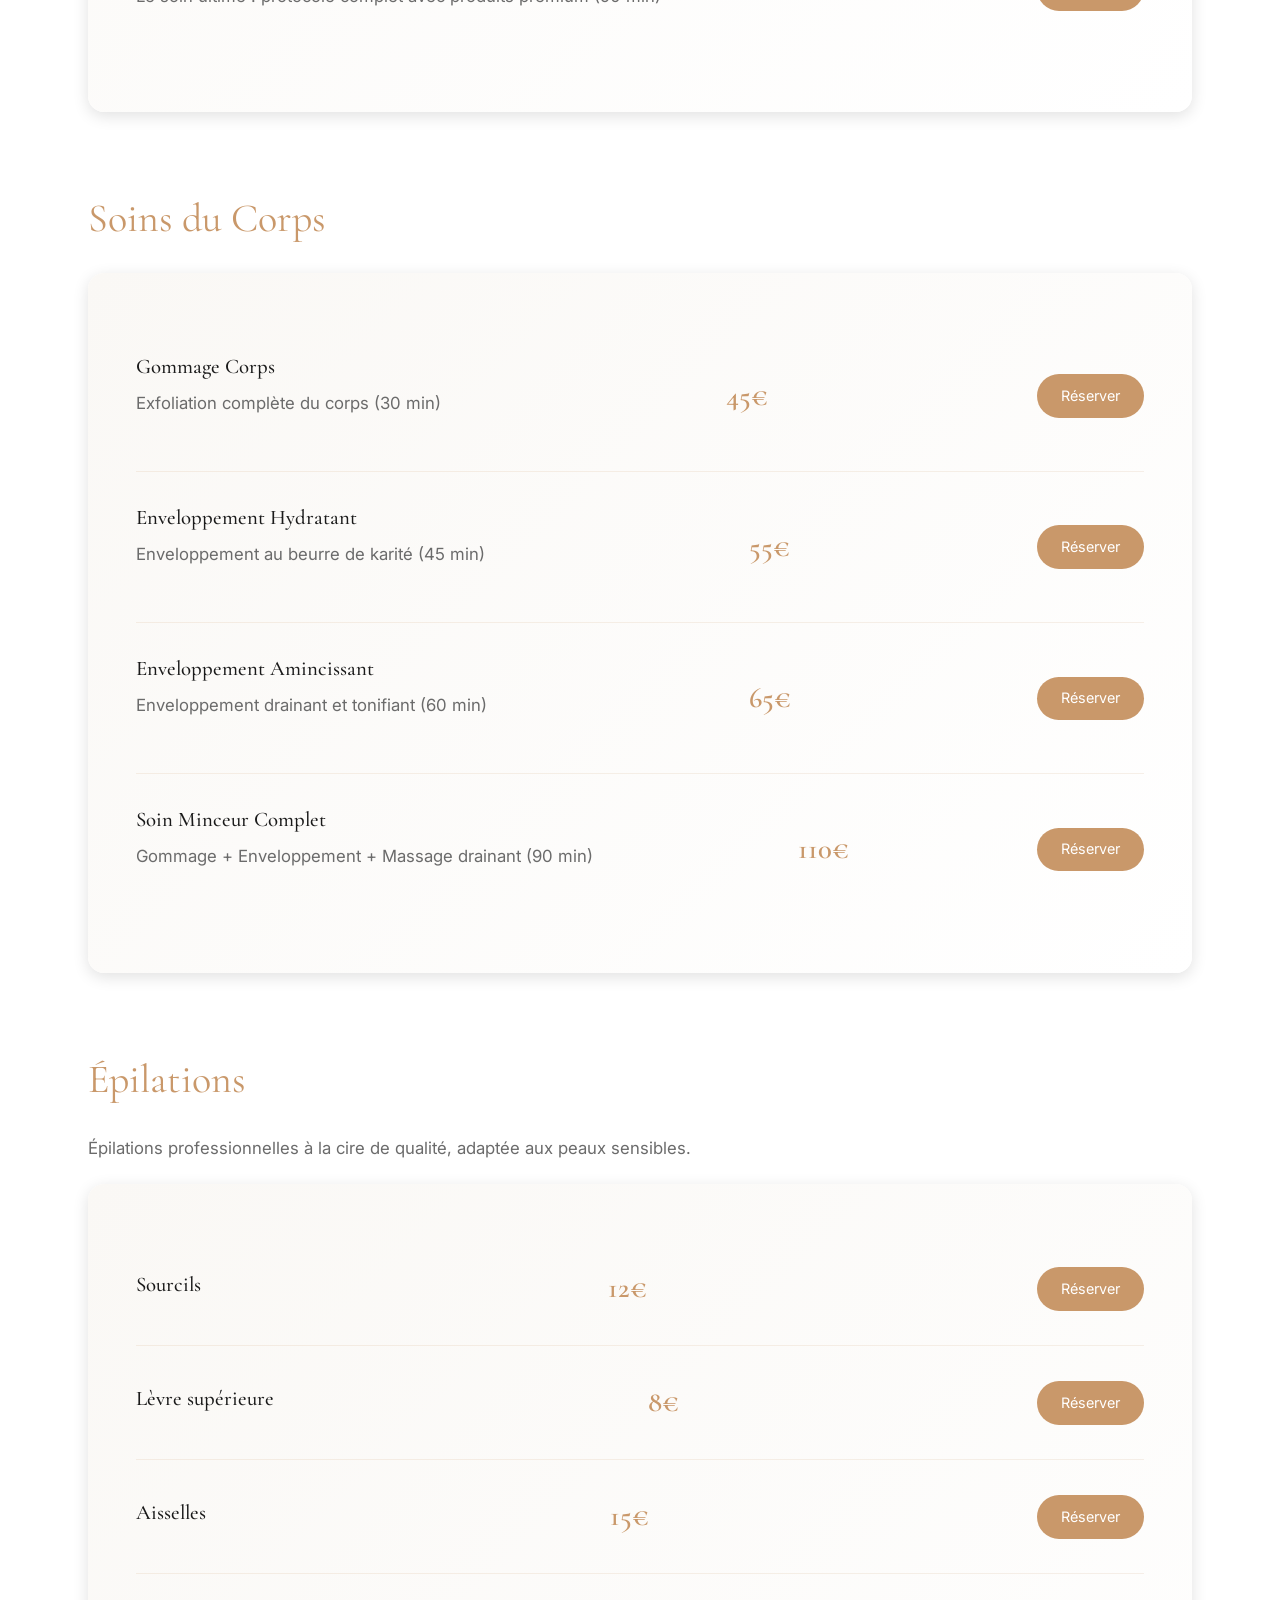
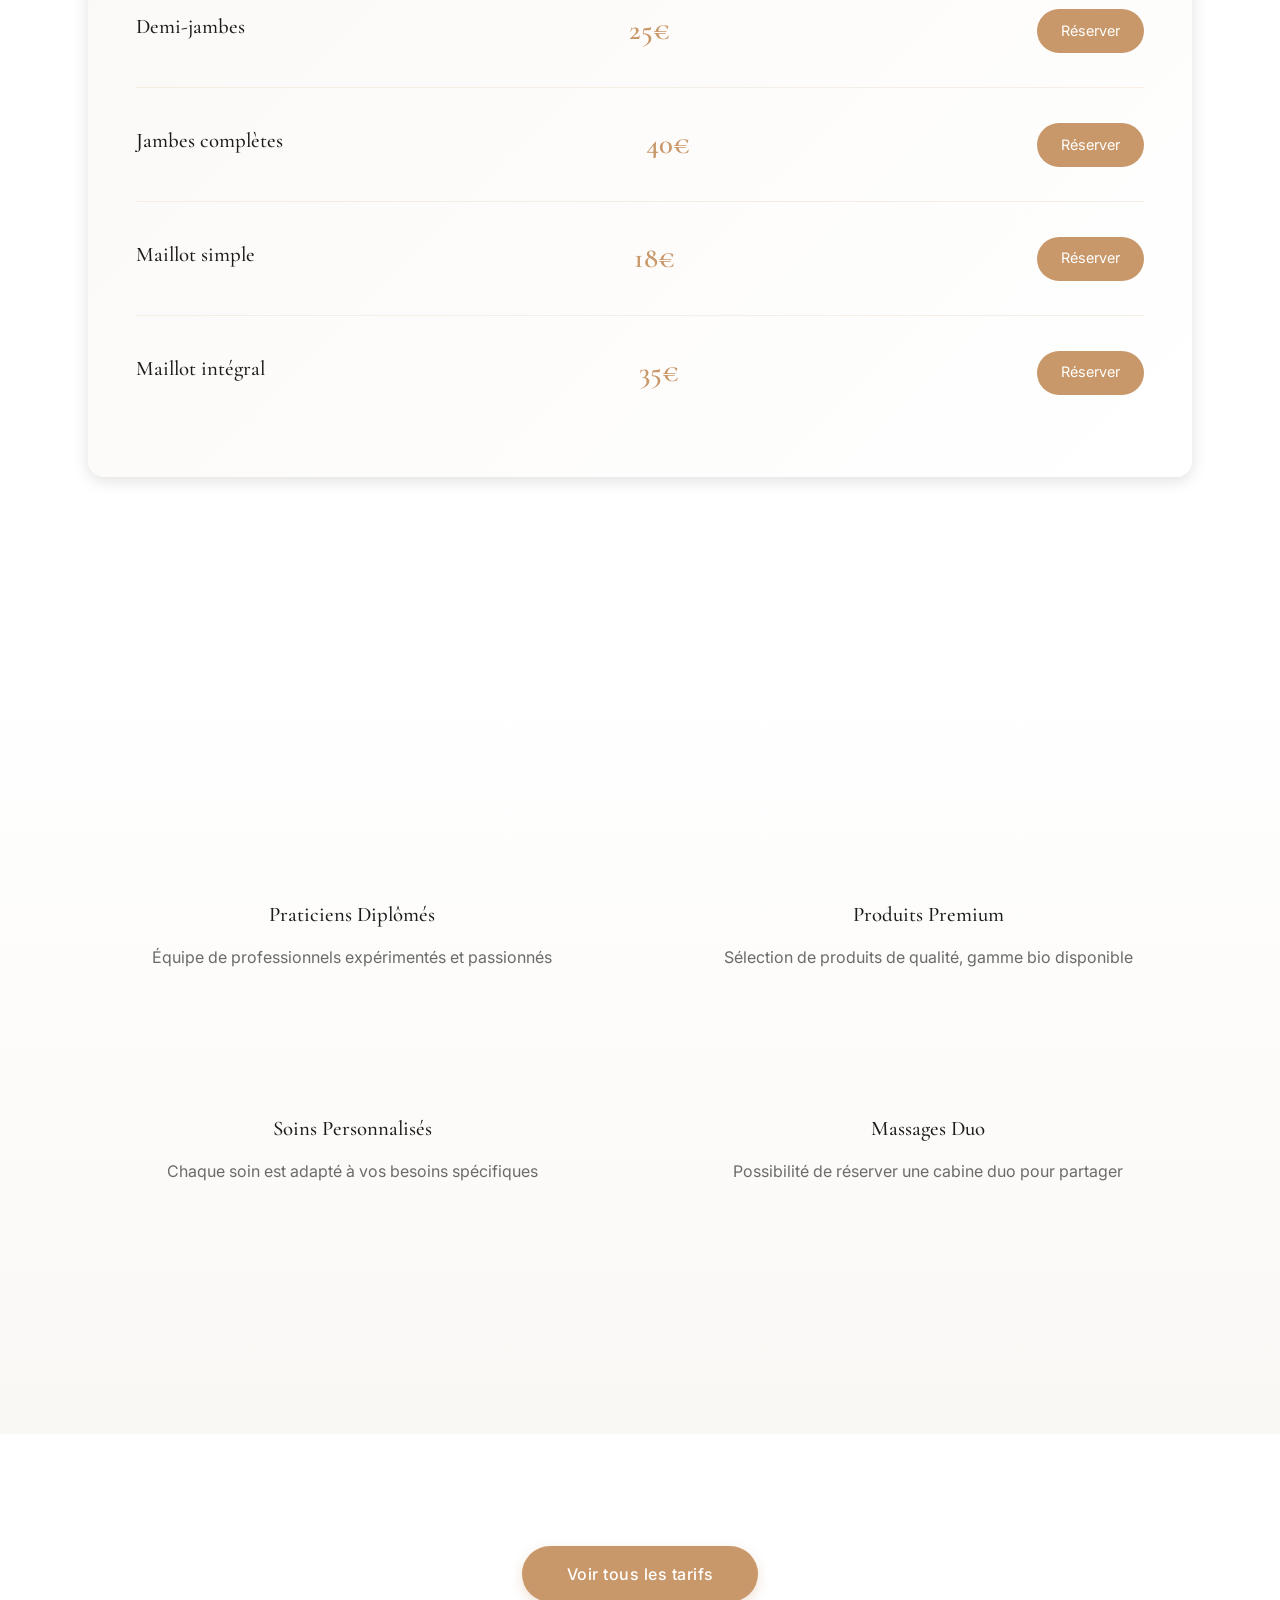
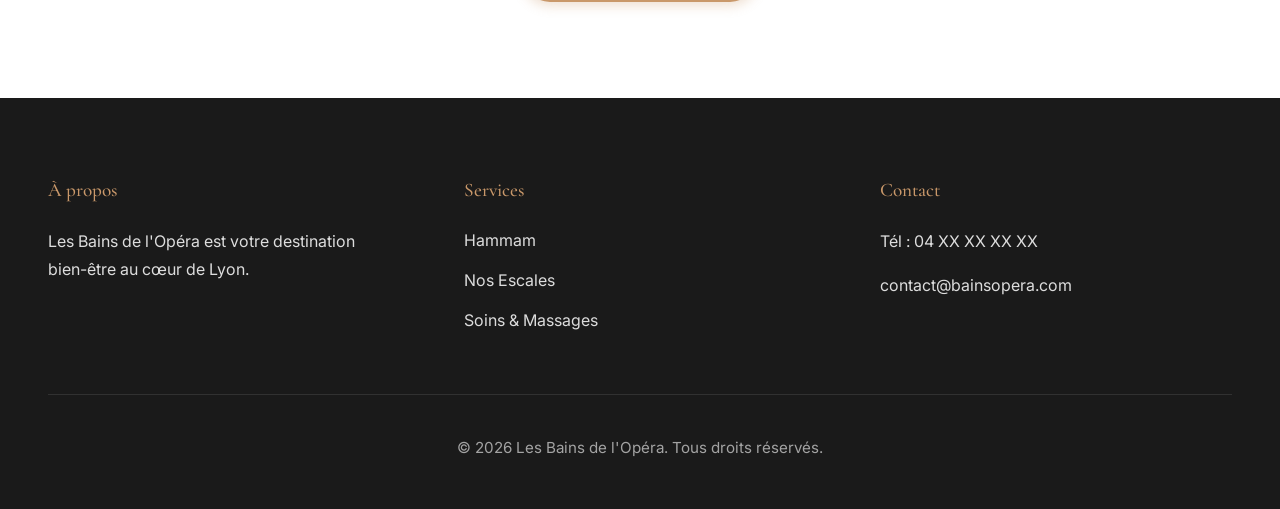
<file: soins.html>
<!DOCTYPE html>
<html lang="fr">
<head>
    <meta charset="UTF-8">
    <meta name="viewport" content="width=device-width, initial-scale=1.0">
    <title>Nos Soins & Massages | Les Bains de l'Opéra</title>    <!-- Bootstrap CSS -->
    <link href="https://cdn.jsdelivr.net/npm/bootstrap@5.3.2/dist/css/bootstrap.min.css" rel="stylesheet">

    <link rel="stylesheet" href="styles.css">
    <style>
        .price-item {
            display: flex;
            justify-content: space-between;
            align-items: center;
        }

        .btn-reserver {
            background: var(--primary);
            color: white;
            padding: 0.6rem 1.5rem;
            border-radius: 50px;
            text-decoration: none;
            font-size: 0.9rem;
            transition: all 0.3s ease;
            margin-left: 1rem;
            white-space: nowrap;
        }

        .btn-reserver:hover {
            background: var(--accent);
            transform: translateY(-2px);
        }
    </style>
</head>
<body>
        <header>
        <nav class="navbar navbar-expand-lg navbar-light bg-white sticky-top shadow-sm">
            <div class="container-fluid px-lg-5">
                <a class="navbar-brand logo" href="index.html">Les Bains de l'Opéra</a>
                <button class="navbar-toggler" type="button" data-bs-toggle="collapse" data-bs-target="#navbarNav" aria-controls="navbarNav" aria-expanded="false" aria-label="Toggle navigation">
                    <span class="navbar-toggler-icon"></span>
                </button>
                <div class="collapse navbar-collapse" id="navbarNav">
                    <ul class="navbar-nav ms-auto">
                        <li class="nav-item">
                            <a class="nav-link" href="index.html">Accueil</a>
                        </li>
                        <li class="nav-item">
                            <a class="nav-link" href="hammam.html">Hammam</a>
                        </li>
                        <li class="nav-item">
                            <a class="nav-link" href="massages.html">Massages</a>
                        </li>
                        <li class="nav-item">
                            <a class="nav-link" href="soins.html">Soins Visage</a>
                        </li>
                        <li class="nav-item dropdown">
                            <a class="nav-link dropdown-toggle" href="#" id="navbarDropdown" role="button" data-bs-toggle="dropdown" aria-expanded="false">
                                Nos Escales
                            </a>
                            <ul class="dropdown-menu" aria-labelledby="navbarDropdown">
                                <li><a class="dropdown-item" href="nos-escales.html">Nos Escales</a></li>
                                <li><a class="dropdown-item" href="escales-spa.html">Nos Escales avec SPA</a></li>
                                <li><a class="dropdown-item" href="escales-enveloppement.html">Nos Escales avec Enveloppement</a></li>
                            </ul>
                        </li>
                        <li class="nav-item">
                            <a class="nav-link" href="tarifs.html">Offres Spéciales</a>
                        </li>
                        <li class="nav-item">
                            <a class="nav-link" href="infos.html">Infos Pratiques</a>
                        </li>
                    </ul>
                </div>
            </div>
        </nav>
    </header>

    <div class="page-header">
        <h1>Nos Soins & Massages</h1>
        <p>Prenez soin de vous dans un cadre d'exception</p>
    </div>

    <div class="container">
        <div class="content-section">
            <h2>Massages</h2>
            <p>Nos praticiens diplômés vous offrent une gamme complète de massages pour votre bien-être.</p>
            <div class="price-list mt-2">
                <div class="price-item">
                    <div>
                        <h4>Massage Relaxant</h4>
                        <p>Massage aux huiles essentielles pour détendre tout le corps</p>
                        <p><small>30 min : 40€ | 60 min : 70€ | 90 min : 100€</small></p>
                    </div>
                    <a href="reservation.html?formule=MASSAGE_RELAXANT&type=soin" class="btn-reserver">Réserver</a>
                </div>

                <div class="price-item">
                    <div>
                        <h4>Massage Californien</h4>
                        <p>Massage enveloppant et fluide pour une relaxation profonde</p>
                        <p><small>60 min : 75€ | 90 min : 110€</small></p>
                    </div>
                    <a href="reservation.html?formule=MASSAGE_CALIFORNIEN&type=soin" class="btn-reserver">Réserver</a>
                </div>

                <div class="price-item">
                    <div>
                        <h4>Massage aux Pierres Chaudes</h4>
                        <p>Thérapie par les pierres de basalte chauffées</p>
                        <p><small>60 min : 85€ | 90 min : 120€</small></p>
                    </div>
                    <a href="reservation.html?formule=MASSAGE_PIERRES_CHAUDES&type=soin" class="btn-reserver">Réserver</a>
                </div>

                <div class="price-item">
                    <div>
                        <h4>Massage Ayurvédique</h4>
                        <p>Massage traditionnel indien aux huiles chaudes</p>
                        <p><small>60 min : 80€ | 90 min : 115€</small></p>
                    </div>
                    <a href="reservation.html?formule=MASSAGE_AYURVEDIQUE&type=soin" class="btn-reserver">Réserver</a>
                </div>

                <div class="price-item">
                    <div>
                        <h4>Massage Sportif</h4>
                        <p>Massage tonique et drainant pour les sportifs</p>
                        <p><small>45 min : 60€ | 60 min : 75€</small></p>
                    </div>
                    <a href="reservation.html?formule=MASSAGE_SPORTIF&type=soin" class="btn-reserver">Réserver</a>
                </div>

                <div class="price-item">
                    <div>
                        <h4>Massage Femme Enceinte</h4>
                        <p>Massage adapté pour futures mamans (après le 1er trimestre)</p>
                    </div>
                    <span class="price">65€</span>
                    <a href="reservation.html?formule=MASSAGE_FEMME_ENCEINTE&type=soin" class="btn-reserver">Réserver</a>
                </div>

                <div class="price-item">
                    <div>
                        <h4>Massage du Dos</h4>
                        <p>Concentration sur le dos, nuque et épaules (30 min)</p>
                    </div>
                    <span class="price">45€</span>
                    <a href="reservation.html?formule=MASSAGE_DOS&type=soin" class="btn-reserver">Réserver</a>
                </div>
            </div>
        </div>

        <div class="content-section mt-3">
            <h2>Soins du Visage</h2>
            <p>Des soins personnalisés adaptés à votre type de peau pour révéler votre beauté naturelle.</p>
            <div class="price-list mt-2">
                <div class="price-item">
                    <div>
                        <h4>Soin Découverte</h4>
                        <p>Nettoyage, gommage léger, masque et hydratation (45 min)</p>
                    </div>
                    <span class="price">45€</span>
                    <a href="reservation.html?formule=SOIN_DECOUVERTE&type=soin" class="btn-reserver">Réserver</a>
                </div>

                <div class="price-item">
                    <div>
                        <h4>Soin Éclat</h4>
                        <p>Nettoyage profond, gommage, massage, masque vitaminé (60 min)</p>
                    </div>
                    <span class="price">65€</span>
                    <a href="reservation.html?formule=SOIN_ECLAT&type=soin" class="btn-reserver">Réserver</a>
                </div>

                <div class="price-item">
                    <div>
                        <h4>Soin Anti-Âge</h4>
                        <p>Soin complet avec sérum anti-âge, massage lifting, masque tenseur (75 min)</p>
                    </div>
                    <span class="price">85€</span>
                    <a href="reservation.html?formule=SOIN_ANTI_AGE&type=soin" class="btn-reserver">Réserver</a>
                </div>

                <div class="price-item">
                    <div>
                        <h4>Soin Hydratation Intense</h4>
                        <p>Pour les peaux déshydratées. Masque et ampoule d'acide hyaluronique (60 min)</p>
                    </div>
                    <span class="price">70€</span>
                    <a href="reservation.html?formule=SOIN_HYDRATATION&type=soin" class="btn-reserver">Réserver</a>
                </div>

                <div class="price-item">
                    <div>
                        <h4>Soin Purifiant</h4>
                        <p>Spécial peaux mixtes et grasses. Extraction, masque purifiant (60 min)</p>
                    </div>
                    <span class="price">60€</span>
                    <a href="reservation.html?formule=SOIN_PURIFIANT&type=soin" class="btn-reserver">Réserver</a>
                </div>

                <div class="price-item">
                    <div>
                        <h4>Soin Prestige</h4>
                        <p>Le soin ultime : protocole complet avec produits premium (90 min)</p>
                    </div>
                    <span class="price">120€</span>
                    <a href="reservation.html?formule=SOIN_PRESTIGE&type=soin" class="btn-reserver">Réserver</a>
                </div>
            </div>
        </div>

        <div class="content-section mt-3">
            <h2>Soins du Corps</h2>
            <div class="price-list mt-2">
                <div class="price-item">
                    <div>
                        <h4>Gommage Corps</h4>
                        <p>Exfoliation complète du corps (30 min)</p>
                    </div>
                    <span class="price">45€</span>
                    <a href="reservation.html?formule=GOMMAGE_CORPS&type=soin" class="btn-reserver">Réserver</a>
                </div>

                <div class="price-item">
                    <div>
                        <h4>Enveloppement Hydratant</h4>
                        <p>Enveloppement au beurre de karité (45 min)</p>
                    </div>
                    <span class="price">55€</span>
                    <a href="reservation.html?formule=ENVELOPPEMENT_HYDRATANT&type=soin" class="btn-reserver">Réserver</a>
                </div>

                <div class="price-item">
                    <div>
                        <h4>Enveloppement Amincissant</h4>
                        <p>Enveloppement drainant et tonifiant (60 min)</p>
                    </div>
                    <span class="price">65€</span>
                    <a href="reservation.html?formule=ENVELOPPEMENT_AMINCISSANT&type=soin" class="btn-reserver">Réserver</a>
                </div>

                <div class="price-item">
                    <div>
                        <h4>Soin Minceur Complet</h4>
                        <p>Gommage + Enveloppement + Massage drainant (90 min)</p>
                    </div>
                    <span class="price">110€</span>
                    <a href="reservation.html?formule=SOIN_MINCEUR&type=soin" class="btn-reserver">Réserver</a>
                </div>
            </div>
        </div>

        <div class="content-section mt-3">
            <h2>Épilations</h2>
            <p>Épilations professionnelles à la cire de qualité, adaptée aux peaux sensibles.</p>
            <div class="price-list mt-2">
                <div class="price-item">
                    <div><h4>Sourcils</h4></div>
                    <span class="price">12€</span>
                    <a href="reservation.html?formule=EPILATION_SOURCILS&type=soin" class="btn-reserver">Réserver</a>
                </div>

                <div class="price-item">
                    <div><h4>Lèvre supérieure</h4></div>
                    <span class="price">8€</span>
                    <a href="reservation.html?formule=EPILATION_LEVRE&type=soin" class="btn-reserver">Réserver</a>
                </div>

                <div class="price-item">
                    <div><h4>Aisselles</h4></div>
                    <span class="price">15€</span>
                    <a href="reservation.html?formule=EPILATION_AISSELLES&type=soin" class="btn-reserver">Réserver</a>
                </div>

                <div class="price-item">
                    <div><h4>Demi-jambes</h4></div>
                    <span class="price">25€</span>
                    <a href="reservation.html?formule=EPILATION_DEMI_JAMBES&type=soin" class="btn-reserver">Réserver</a>
                </div>

                <div class="price-item">
                    <div><h4>Jambes complètes</h4></div>
                    <span class="price">40€</span>
                    <a href="reservation.html?formule=EPILATION_JAMBES&type=soin" class="btn-reserver">Réserver</a>
                </div>

                <div class="price-item">
                    <div><h4>Maillot simple</h4></div>
                    <span class="price">18€</span>
                    <a href="reservation.html?formule=EPILATION_MAILLOT_SIMPLE&type=soin" class="btn-reserver">Réserver</a>
                </div>

                <div class="price-item">
                    <div><h4>Maillot intégral</h4></div>
                    <span class="price">35€</span>
                    <a href="reservation.html?formule=EPILATION_MAILLOT_INTEGRAL&type=soin" class="btn-reserver">Réserver</a>
                </div>
            </div>
        </div>
    </div>

    <section class="features mt-3">
        <div class="container">
            <div class="grid">
                <div class="feature-box">
                    <h3>Praticiens Diplômés</h3>
                    <p>Équipe de professionnels expérimentés et passionnés</p>
                </div>

                <div class="feature-box">
                    <h3>Produits Premium</h3>
                    <p>Sélection de produits de qualité, gamme bio disponible</p>
                </div>

                <div class="feature-box">
                    <h3>Soins Personnalisés</h3>
                    <p>Chaque soin est adapté à vos besoins spécifiques</p>
                </div>

                <div class="feature-box">
                    <h3>Massages Duo</h3>
                    <p>Possibilité de réserver une cabine duo pour partager</p>
                </div>
            </div>
        </div>
    </section>

    <div class="container text-center mt-3">
        <a href="tarifs.html" class="btn">Voir tous les tarifs</a>
    </div>

    <footer>
        <div class="footer-content">
            <div class="footer-section">
                <h3>À propos</h3>
                <p>Les Bains de l'Opéra est votre destination bien-être au cœur de Lyon.</p>
            </div>

            <div class="footer-section">
                <h3>Services</h3>
                <a href="hammam.html">Hammam</a>
                <a href="escales.html">Nos Escales</a>
                <a href="soins.html">Soins & Massages</a>
            </div>

            <div class="footer-section">
                <h3>Contact</h3>
                <p>Tél : 04 XX XX XX XX</p>
                <p>contact@bainsopera.com</p>
            </div>
        </div>

        <div class="footer-bottom">
            <p>&copy; 2026 Les Bains de l'Opéra. Tous droits réservés.</p>
        </div>
    </footer>
    <!-- Bootstrap JS -->
    <script src="https://cdn.jsdelivr.net/npm/bootstrap@5.3.2/dist/js/bootstrap.bundle.min.js"></script>
</body>
</html>
</file>
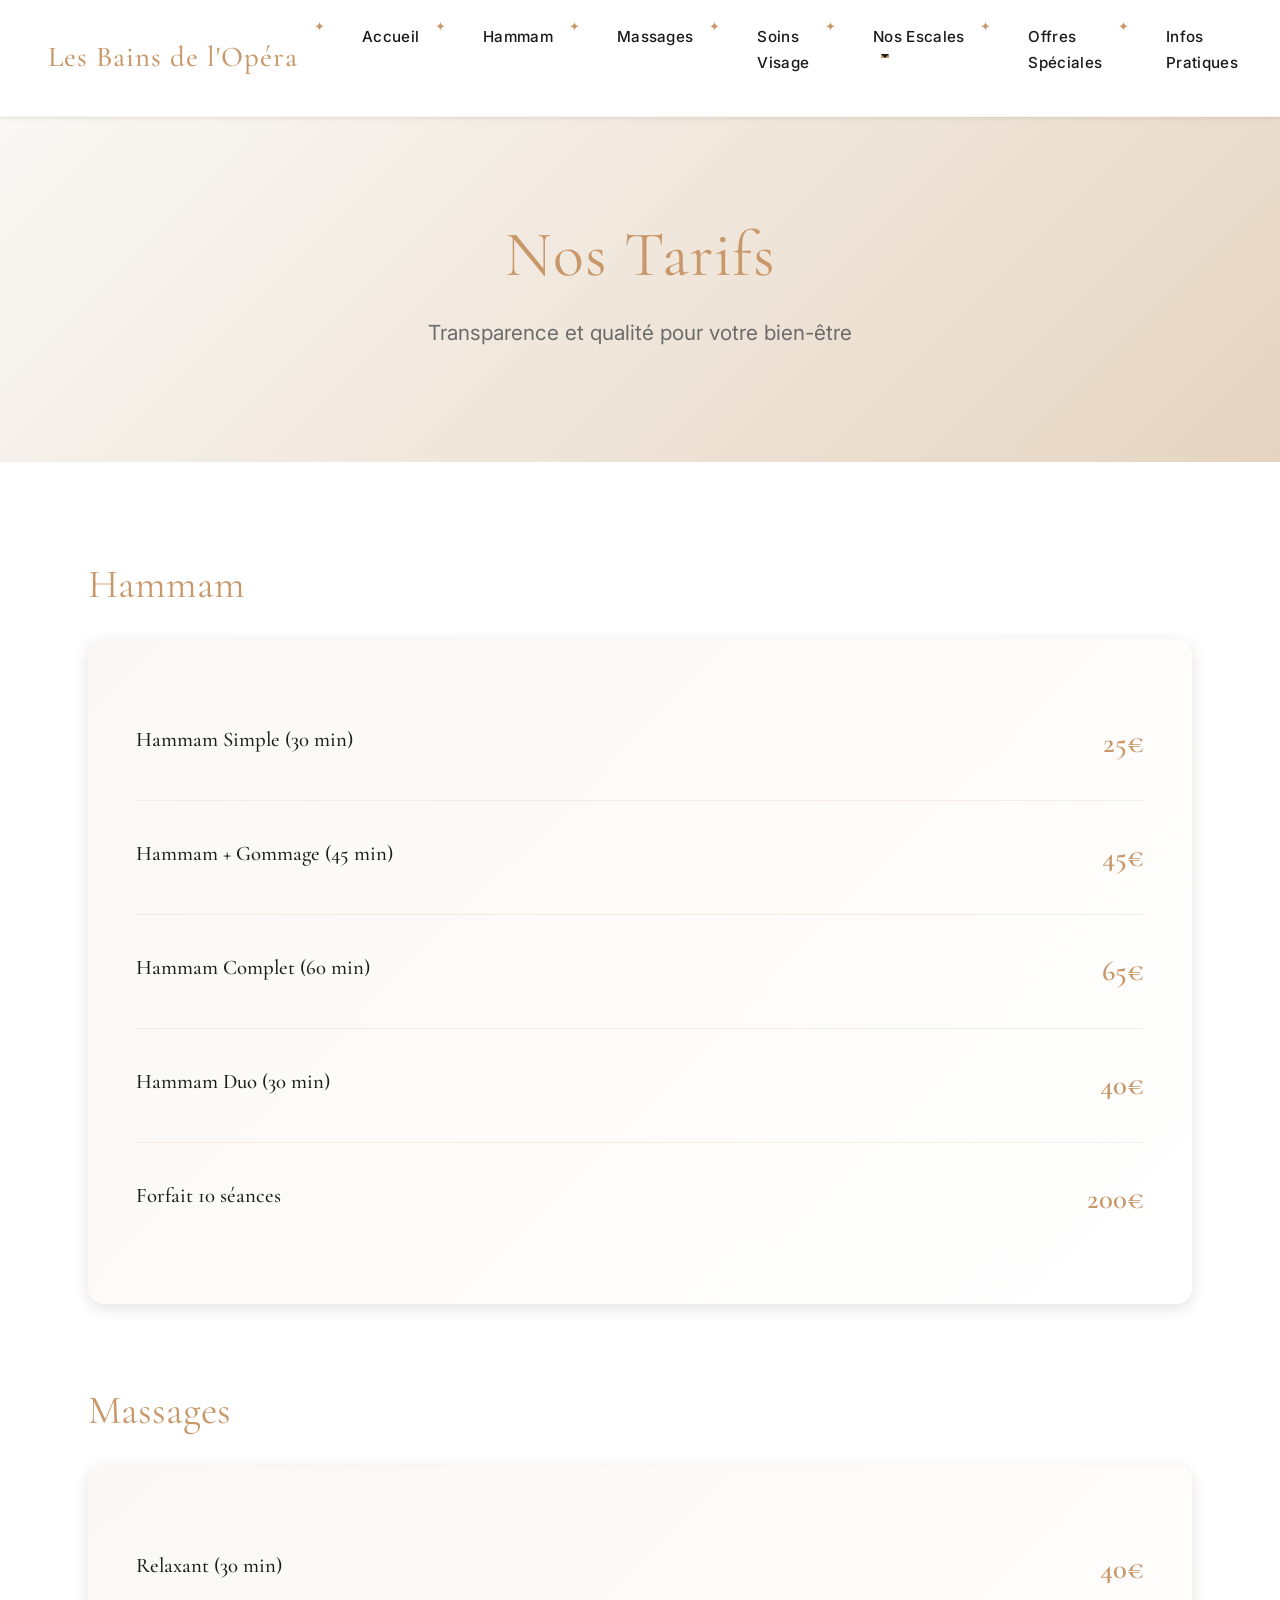
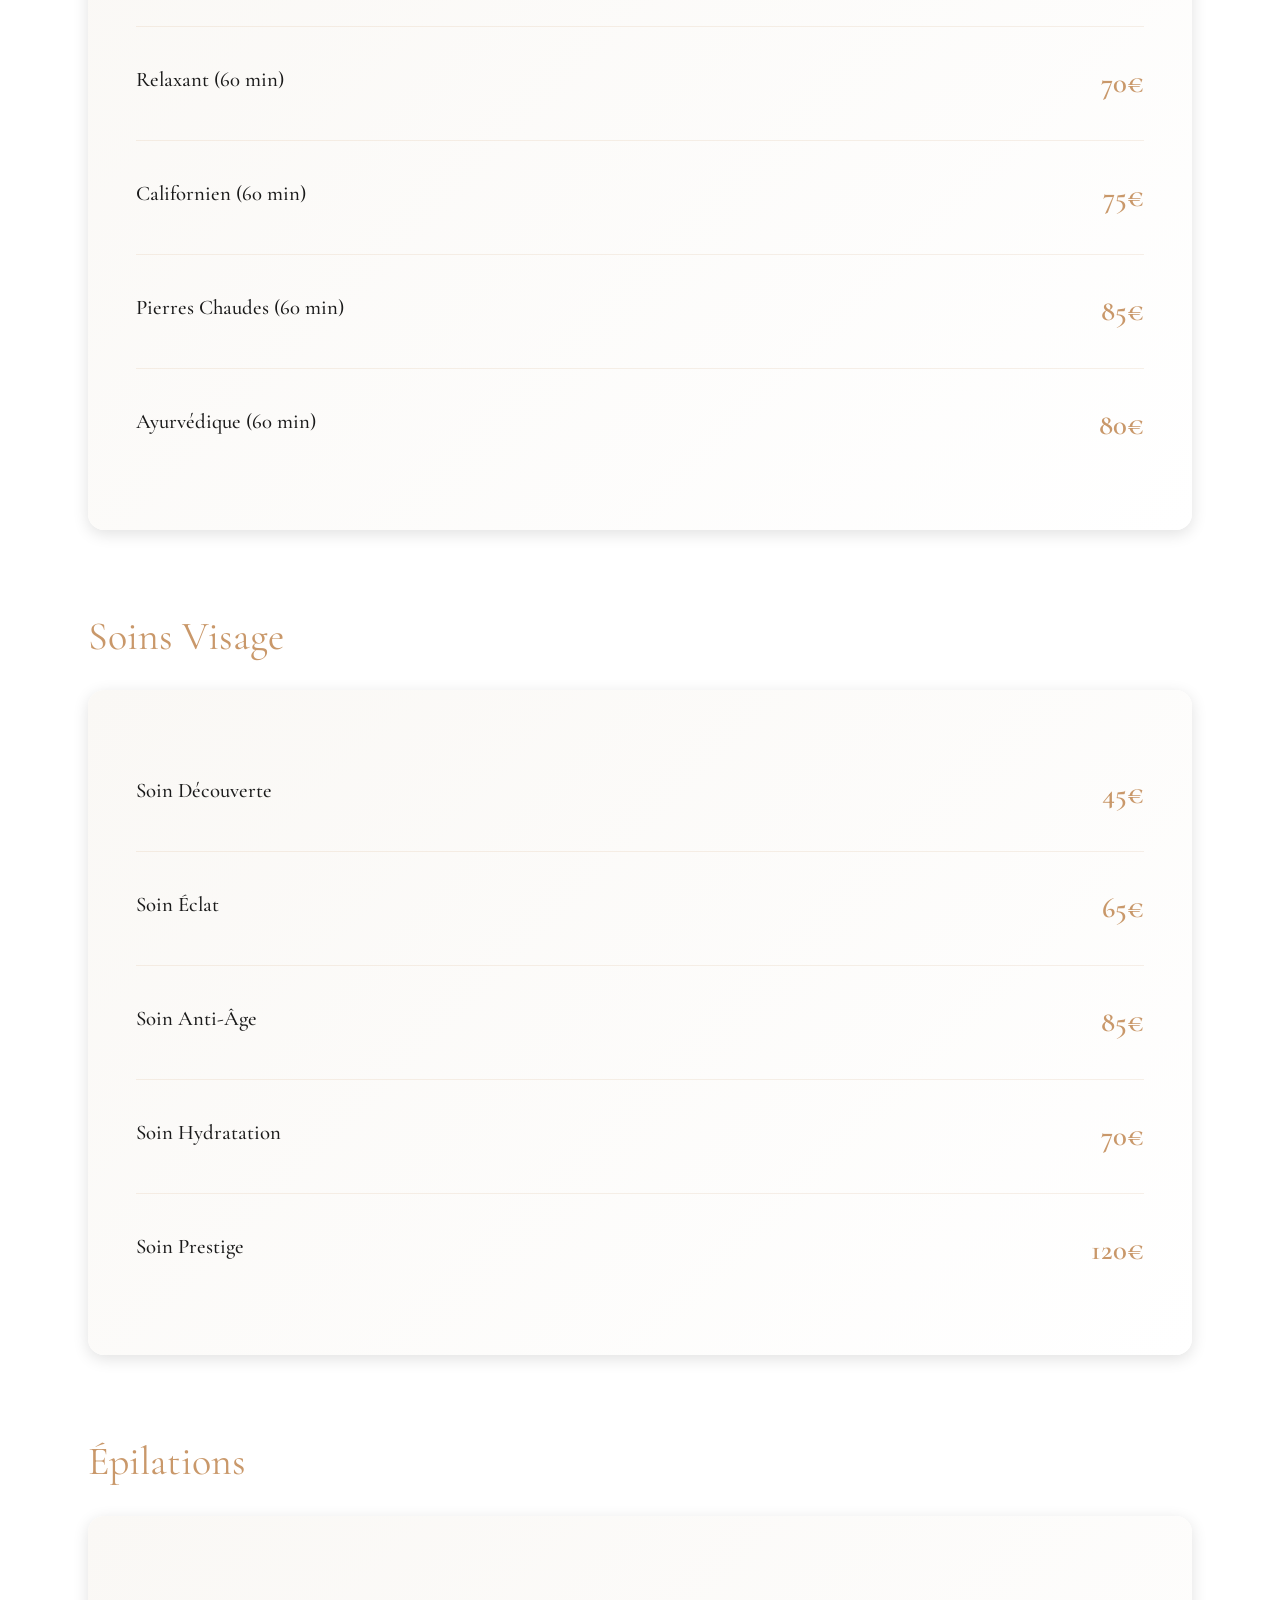
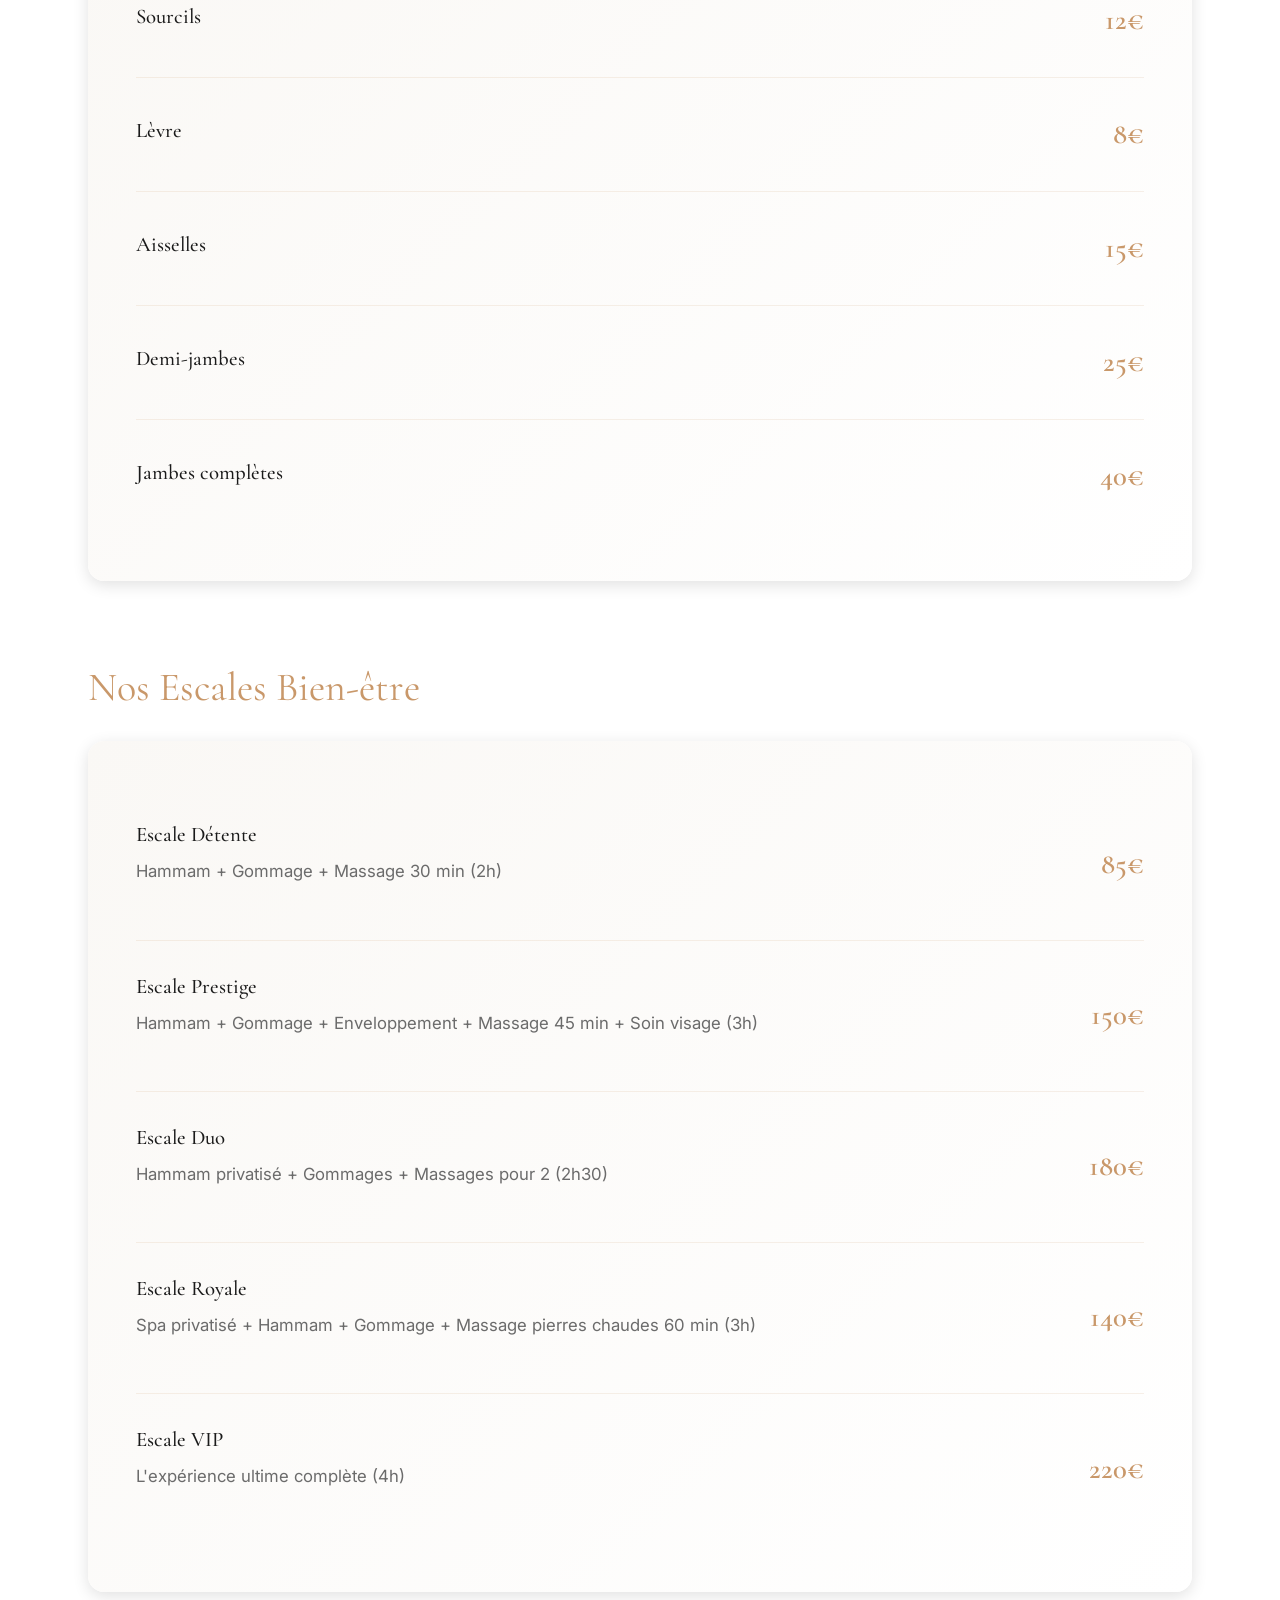
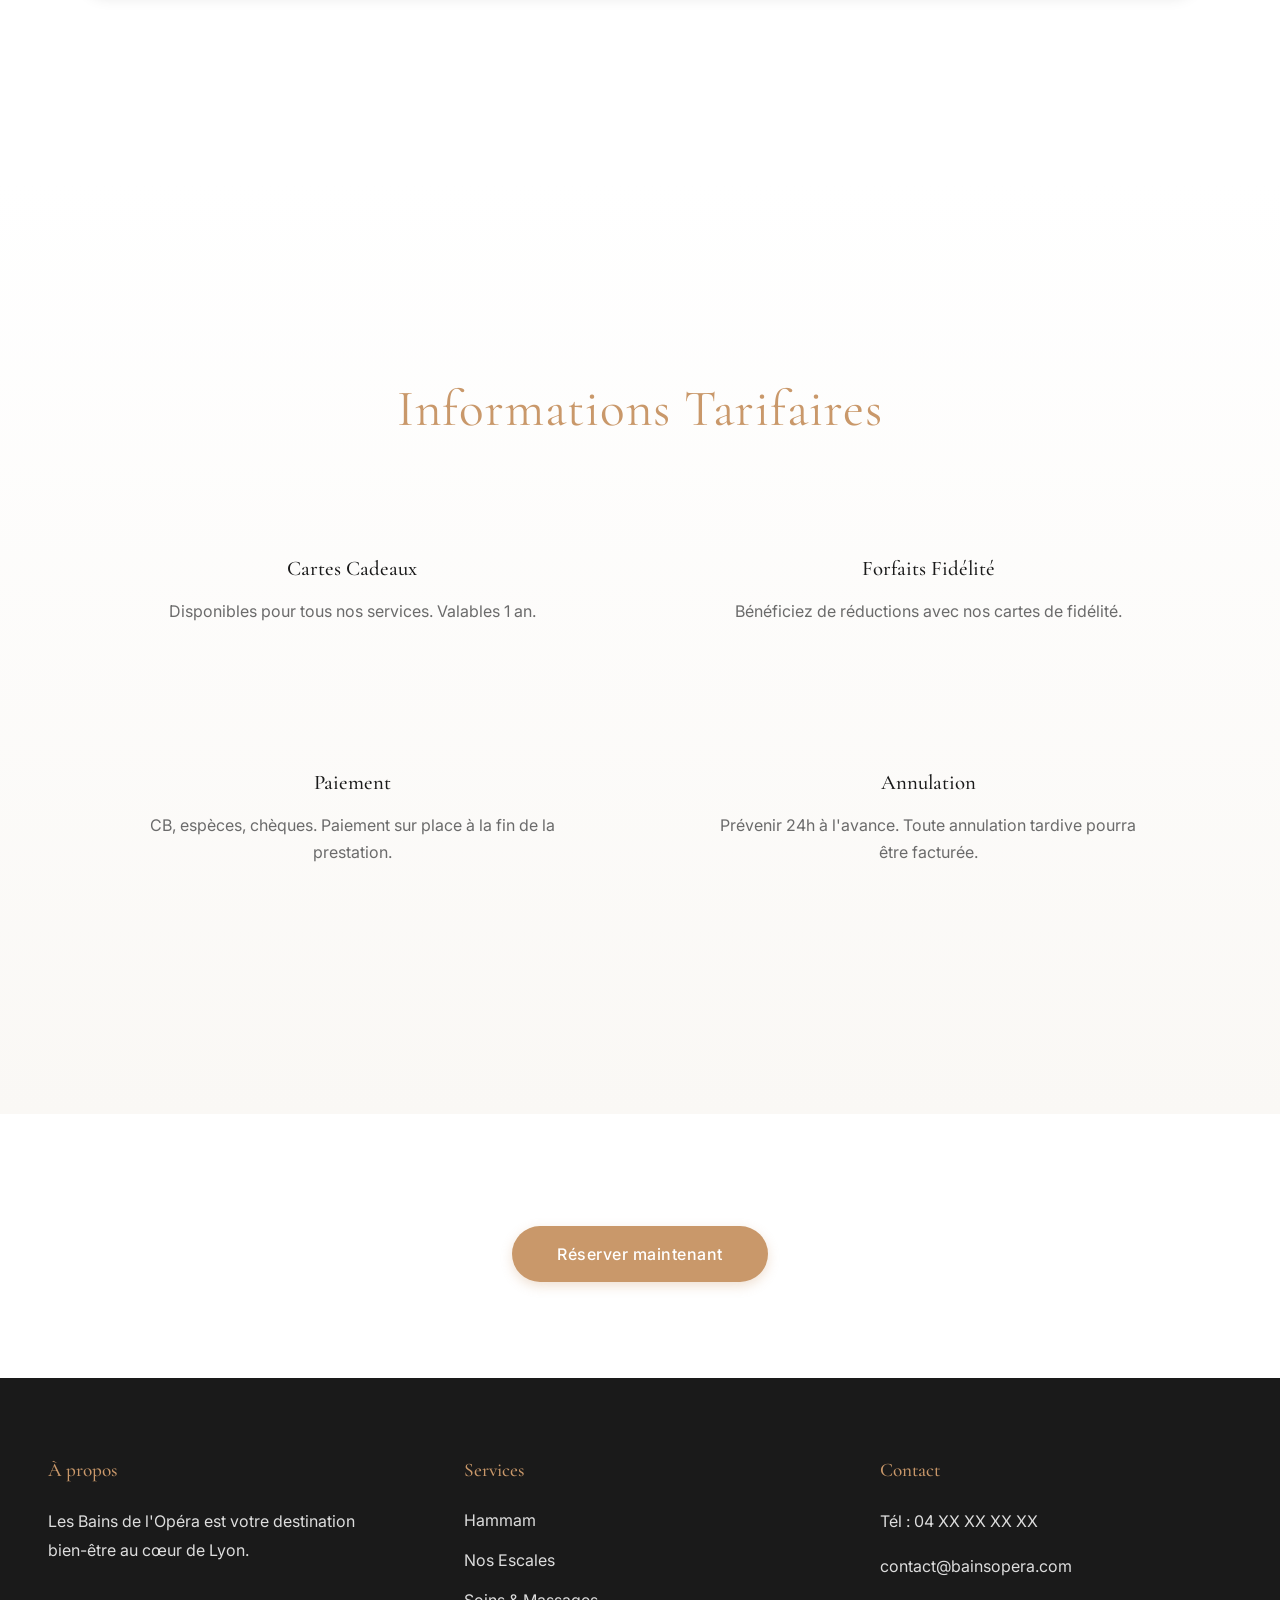
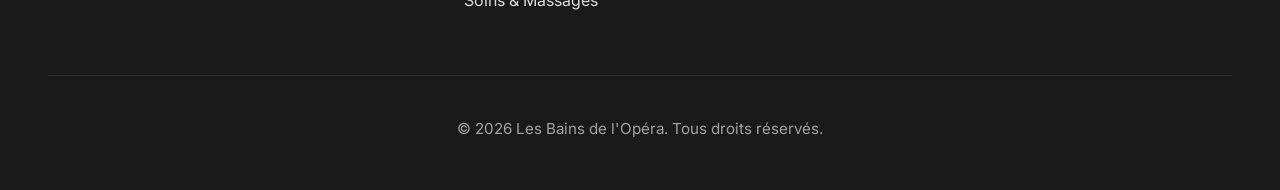
<file: tarifs.html>
<!DOCTYPE html>
<html lang="fr">
<head>
    <meta charset="UTF-8">
    <meta name="viewport" content="width=device-width, initial-scale=1.0">
    <title>Tarifs | Les Bains de l'Opéra</title>    <!-- Bootstrap CSS -->
    <link href="https://cdn.jsdelivr.net/npm/bootstrap@5.3.2/dist/css/bootstrap.min.css" rel="stylesheet">

    <link rel="stylesheet" href="styles.css">
</head>
<body>
        <header>
        <nav class="navbar navbar-expand-lg navbar-light bg-white sticky-top shadow-sm">
            <div class="container-fluid px-lg-5">
                <a class="navbar-brand logo" href="index.html">Les Bains de l'Opéra</a>
                <button class="navbar-toggler" type="button" data-bs-toggle="collapse" data-bs-target="#navbarNav" aria-controls="navbarNav" aria-expanded="false" aria-label="Toggle navigation">
                    <span class="navbar-toggler-icon"></span>
                </button>
                <div class="collapse navbar-collapse" id="navbarNav">
                    <ul class="navbar-nav ms-auto">
                        <li class="nav-item">
                            <a class="nav-link" href="index.html">Accueil</a>
                        </li>
                        <li class="nav-item">
                            <a class="nav-link" href="hammam.html">Hammam</a>
                        </li>
                        <li class="nav-item">
                            <a class="nav-link" href="massages.html">Massages</a>
                        </li>
                        <li class="nav-item">
                            <a class="nav-link" href="soins.html">Soins Visage</a>
                        </li>
                        <li class="nav-item dropdown">
                            <a class="nav-link dropdown-toggle" href="#" id="navbarDropdown" role="button" data-bs-toggle="dropdown" aria-expanded="false">
                                Nos Escales
                            </a>
                            <ul class="dropdown-menu" aria-labelledby="navbarDropdown">
                                <li><a class="dropdown-item" href="nos-escales.html">Nos Escales</a></li>
                                <li><a class="dropdown-item" href="escales-spa.html">Nos Escales avec SPA</a></li>
                                <li><a class="dropdown-item" href="escales-enveloppement.html">Nos Escales avec Enveloppement</a></li>
                            </ul>
                        </li>
                        <li class="nav-item">
                            <a class="nav-link" href="tarifs.html">Offres Spéciales</a>
                        </li>
                        <li class="nav-item">
                            <a class="nav-link" href="infos.html">Infos Pratiques</a>
                        </li>
                    </ul>
                </div>
            </div>
        </nav>
    </header>

    <div class="page-header">
        <h1>Nos Tarifs</h1>
        <p>Transparence et qualité pour votre bien-être</p>
    </div>

    <!-- Section Offres Spéciales (chargées dynamiquement) -->
    <div id="special-offers-section" style="display: none; background: #f8f9fa; padding: 3rem 2rem; margin-bottom: 2rem;">
        <div class="container">
            <h2 style="text-align: center; color: #D4915E; margin-bottom: 2rem; font-size: 2.5rem;">🎁 Offres Spéciales du Mois</h2>
            <div id="special-offers-container" class="row g-4"></div>
        </div>
    </div>

    <div class="container">
        <div class="grid-2">
            <div class="content-section">
                <h2>Hammam</h2>
                <div class="price-list">
                    <div class="price-item">
                        <div><h4>Hammam Simple (30 min)</h4></div>
                        <span class="price">25€</span>
                    </div>
                    <div class="price-item">
                        <div><h4>Hammam + Gommage (45 min)</h4></div>
                        <span class="price">45€</span>
                    </div>
                    <div class="price-item">
                        <div><h4>Hammam Complet (60 min)</h4></div>
                        <span class="price">65€</span>
                    </div>
                    <div class="price-item">
                        <div><h4>Hammam Duo (30 min)</h4></div>
                        <span class="price">40€</span>
                    </div>
                    <div class="price-item">
                        <div><h4>Forfait 10 séances</h4></div>
                        <span class="price">200€</span>
                    </div>
                </div>
            </div>

            <div class="content-section">
                <h2>Massages</h2>
                <div class="price-list">
                    <div class="price-item">
                        <div><h4>Relaxant (30 min)</h4></div>
                        <span class="price">40€</span>
                    </div>
                    <div class="price-item">
                        <div><h4>Relaxant (60 min)</h4></div>
                        <span class="price">70€</span>
                    </div>
                    <div class="price-item">
                        <div><h4>Californien (60 min)</h4></div>
                        <span class="price">75€</span>
                    </div>
                    <div class="price-item">
                        <div><h4>Pierres Chaudes (60 min)</h4></div>
                        <span class="price">85€</span>
                    </div>
                    <div class="price-item">
                        <div><h4>Ayurvédique (60 min)</h4></div>
                        <span class="price">80€</span>
                    </div>
                </div>
            </div>

            <div class="content-section">
                <h2>Soins Visage</h2>
                <div class="price-list">
                    <div class="price-item">
                        <div><h4>Soin Découverte</h4></div>
                        <span class="price">45€</span>
                    </div>
                    <div class="price-item">
                        <div><h4>Soin Éclat</h4></div>
                        <span class="price">65€</span>
                    </div>
                    <div class="price-item">
                        <div><h4>Soin Anti-Âge</h4></div>
                        <span class="price">85€</span>
                    </div>
                    <div class="price-item">
                        <div><h4>Soin Hydratation</h4></div>
                        <span class="price">70€</span>
                    </div>
                    <div class="price-item">
                        <div><h4>Soin Prestige</h4></div>
                        <span class="price">120€</span>
                    </div>
                </div>
            </div>

            <div class="content-section">
                <h2>Épilations</h2>
                <div class="price-list">
                    <div class="price-item">
                        <div><h4>Sourcils</h4></div>
                        <span class="price">12€</span>
                    </div>
                    <div class="price-item">
                        <div><h4>Lèvre</h4></div>
                        <span class="price">8€</span>
                    </div>
                    <div class="price-item">
                        <div><h4>Aisselles</h4></div>
                        <span class="price">15€</span>
                    </div>
                    <div class="price-item">
                        <div><h4>Demi-jambes</h4></div>
                        <span class="price">25€</span>
                    </div>
                    <div class="price-item">
                        <div><h4>Jambes complètes</h4></div>
                        <span class="price">40€</span>
                    </div>
                </div>
            </div>
        </div>

        <div class="content-section mt-3">
            <h2>Nos Escales Bien-être</h2>
            <div class="price-list">
                <div class="price-item">
                    <div>
                        <h4>Escale Détente</h4>
                        <p>Hammam + Gommage + Massage 30 min (2h)</p>
                    </div>
                    <span class="price">85€</span>
                </div>

                <div class="price-item">
                    <div>
                        <h4>Escale Prestige</h4>
                        <p>Hammam + Gommage + Enveloppement + Massage 45 min + Soin visage (3h)</p>
                    </div>
                    <span class="price">150€</span>
                </div>

                <div class="price-item">
                    <div>
                        <h4>Escale Duo</h4>
                        <p>Hammam privatisé + Gommages + Massages pour 2 (2h30)</p>
                    </div>
                    <span class="price">180€</span>
                </div>

                <div class="price-item">
                    <div>
                        <h4>Escale Royale</h4>
                        <p>Spa privatisé + Hammam + Gommage + Massage pierres chaudes 60 min (3h)</p>
                    </div>
                    <span class="price">140€</span>
                </div>

                <div class="price-item">
                    <div>
                        <h4>Escale VIP</h4>
                        <p>L'expérience ultime complète (4h)</p>
                    </div>
                    <span class="price">220€</span>
                </div>
            </div>
        </div>
    </div>

    <section class="features mt-3">
        <div class="container">
            <div class="section-title">
                <h2>Informations Tarifaires</h2>
            </div>
            <div class="grid">
                <div class="feature-box">
                    <h3>Cartes Cadeaux</h3>
                    <p>Disponibles pour tous nos services. Valables 1 an.</p>
                </div>

                <div class="feature-box">
                    <h3>Forfaits Fidélité</h3>
                    <p>Bénéficiez de réductions avec nos cartes de fidélité.</p>
                </div>

                <div class="feature-box">
                    <h3>Paiement</h3>
                    <p>CB, espèces, chèques. Paiement sur place à la fin de la prestation.</p>
                </div>

                <div class="feature-box">
                    <h3>Annulation</h3>
                    <p>Prévenir 24h à l'avance. Toute annulation tardive pourra être facturée.</p>
                </div>
            </div>
        </div>
    </section>

    <div class="container text-center mt-3">
        <a href="infos.html" class="btn">Réserver maintenant</a>
    </div>

    <footer>
        <div class="footer-content">
            <div class="footer-section">
                <h3>À propos</h3>
                <p>Les Bains de l'Opéra est votre destination bien-être au cœur de Lyon.</p>
            </div>

            <div class="footer-section">
                <h3>Services</h3>
                <a href="hammam.html">Hammam</a>
                <a href="escales.html">Nos Escales</a>
                <a href="soins.html">Soins & Massages</a>
            </div>

            <div class="footer-section">
                <h3>Contact</h3>
                <p>Tél : 04 XX XX XX XX</p>
                <p>contact@bainsopera.com</p>
            </div>
        </div>

        <div class="footer-bottom">
            <p>&copy; 2026 Les Bains de l'Opéra. Tous droits réservés.</p>
        </div>
    </footer>
    <!-- Bootstrap JS -->
    <script src="https://cdn.jsdelivr.net/npm/bootstrap@5.3.2/dist/js/bootstrap.bundle.min.js"></script>

    <!-- Script pour charger les offres spéciales -->
    <script>
        // Déterminer l'URL de l'API automatiquement
        const API_URL = window.location.hostname === 'localhost' || window.location.hostname === '127.0.0.1'
            ? 'http://127.0.0.1:5000/api'
            : 'https://bains-opera.onrender.com/api';

        // Charger les offres spéciales au chargement de la page
        document.addEventListener('DOMContentLoaded', async () => {
            try {
                const response = await fetch(`${API_URL}/cms/offers`);
                const offers = await response.json();

                if (offers.length > 0) {
                    displaySpecialOffers(offers);
                }
            } catch (error) {
                console.error('Erreur lors du chargement des offres:', error);
            }
        });

        function displaySpecialOffers(offers) {
            const section = document.getElementById('special-offers-section');
            const container = document.getElementById('special-offers-container');

            container.innerHTML = offers.map(offer => `
                <div class="col-12 col-md-6 col-lg-4">
                    <div class="card h-100" style="border: 3px solid #D4915E; border-radius: 12px; box-shadow: 0 4px 8px rgba(0,0,0,0.1); transition: transform 0.3s;">
                        <div class="card-body" style="padding: 2rem;">
                            <h3 class="card-title" style="color: #D4915E; font-size: 1.5rem; font-weight: bold; margin-bottom: 1rem;">
                                ${offer.title}
                            </h3>
                            <p class="card-text" style="font-size: 1rem; color: #666; margin-bottom: 1.5rem;">
                                ${offer.description}
                            </p>
                            ${offer.price ? `
                                <div style="margin-bottom: 1rem;">
                                    <span style="font-size: 2rem; font-weight: bold; color: #D4915E;">
                                        ${offer.price} €
                                    </span>
                                    ${offer.old_price ? `
                                        <span style="text-decoration: line-through; font-size: 1.2rem; color: #999; margin-left: 0.5rem;">
                                            ${offer.old_price} €
                                        </span>
                                        <span style="display: block; color: #28a745; font-weight: bold; margin-top: 0.5rem;">
                                            Économisez ${Math.round(((offer.old_price - offer.price) / offer.old_price) * 100)}% !
                                        </span>
                                    ` : ''}
                                </div>
                            ` : ''}
                            ${offer.valid_until ? `
                                <div style="background: #fff3cd; padding: 0.75rem; border-radius: 6px; margin-top: 1rem;">
                                    <small style="color: #856404; font-weight: 600;">
                                        ⏰ Valable jusqu'au ${formatDate(offer.valid_until)}
                                    </small>
                                </div>
                            ` : ''}
                            <a href="reservation.html" class="btn" style="width: 100%; margin-top: 1.5rem; background: #D4915E; color: white; padding: 0.75rem; border: none; border-radius: 6px; font-weight: bold; text-decoration: none; display: inline-block; text-align: center;">
                                Réserver maintenant
                            </a>
                        </div>
                    </div>
                </div>
            `).join('');

            // Afficher la section
            section.style.display = 'block';

            // Ajouter l'effet hover sur les cartes
            document.querySelectorAll('#special-offers-container .card').forEach(card => {
                card.addEventListener('mouseenter', () => {
                    card.style.transform = 'translateY(-5px)';
                    card.style.boxShadow = '0 8px 16px rgba(0,0,0,0.2)';
                });
                card.addEventListener('mouseleave', () => {
                    card.style.transform = 'translateY(0)';
                    card.style.boxShadow = '0 4px 8px rgba(0,0,0,0.1)';
                });
            });
        }

        function formatDate(dateString) {
            const date = new Date(dateString);
            return date.toLocaleDateString('fr-FR', {
                day: 'numeric',
                month: 'long',
                year: 'numeric'
            });
        }
    </script>
</body>
</html>
</file>
<file: styles.css>
/* Import Google Fonts - Typographie moderne */
@import url('https://fonts.googleapis.com/css2?family=Cormorant+Garamond:wght@300;400;500;600&family=Inter:wght@300;400;500;600&display=swap');

/* Variables CSS - Palette premium */
:root {
    --primary: #C9986A;
    --primary-dark: #B5885E;
    --primary-light: #E5D4C1;
    --accent: #8B7355;
    --dark: #1A1A1A;
    --grey: #6B6B6B;
    --light-grey: #F5F5F5;
    --white: #FFFFFF;
    --beige: #FAF8F5;
    --gold: #D4AF37;
    --shadow-sm: 0 2px 8px rgba(0, 0, 0, 0.08);
    --shadow-md: 0 4px 16px rgba(0, 0, 0, 0.12);
    --shadow-lg: 0 8px 32px rgba(0, 0, 0, 0.16);
    --transition: all 0.4s cubic-bezier(0.4, 0, 0.2, 1);
}

/* Reset & Base */
* {
    margin: 0;
    padding: 0;
    box-sizing: border-box;
}

html {
    scroll-behavior: smooth;
    font-size: 16px;
}

body {
    font-family: 'Inter', -apple-system, BlinkMacSystemFont, 'Segoe UI', sans-serif;
    color: var(--dark);
    line-height: 1.7;
    background: var(--white);
    overflow-x: hidden;
}

h1, h2, h3, h4, h5, h6 {
    font-family: 'Cormorant Garamond', Georgia, serif;
    font-weight: 400;
    line-height: 1.3;
}

img {
    max-width: 100%;
    height: auto;
    display: block;
}

a {
    text-decoration: none;
    color: inherit;
    transition: var(--transition);
}

/* Header & Navigation - Bootstrap override */
.navbar {
    backdrop-filter: blur(10px);
    border-bottom: 1px solid rgba(201, 152, 106, 0.1);
    padding: 1rem 0;
}

.navbar-brand.logo {
    font-size: 1.8rem;
    font-weight: 500;
    color: var(--primary) !important;
    letter-spacing: 1px;
    font-family: 'Cormorant Garamond', serif;
    transition: var(--transition);
}

.navbar-brand.logo:hover {
    color: var(--primary-dark) !important;
}

.navbar-toggler {
    border-color: var(--primary);
    padding: 0.5rem 0.75rem;
}

.navbar-toggler:focus {
    box-shadow: 0 0 0 0.25rem rgba(201, 152, 106, 0.25);
}

.navbar-toggler-icon {
    background-image: url("data:image/svg+xml,%3csvg xmlns='http://www.w3.org/2000/svg' viewBox='0 0 30 30'%3e%3cpath stroke='%23C9986A' stroke-linecap='round' stroke-miterlimit='10' stroke-width='2' d='M4 7h22M4 15h22M4 23h22'/%3e%3c/svg%3e");
}

.nav-link {
    color: var(--dark) !important;
    font-weight: 500;
    font-size: 0.95rem;
    letter-spacing: 0.3px;
    position: relative;
    padding: 0.5rem 1rem !important;
    transition: var(--transition);
}

.nav-link::after {
    content: '';
    position: absolute;
    bottom: 0;
    left: 1rem;
    width: 0;
    height: 2px;
    background: var(--primary);
    transition: width 0.3s ease;
}

.nav-link:hover::after {
    width: calc(100% - 2rem);
}

.nav-link:hover {
    color: var(--primary) !important;
}

/* Bootstrap Dropdown override */
.dropdown-menu {
    border: 1px solid rgba(201, 152, 106, 0.1);
    box-shadow: var(--shadow-lg);
    border-radius: 12px;
    padding: 0.8rem 0;
    margin-top: 0.5rem;
}

.dropdown-item {
    color: var(--dark);
    padding: 0.8rem 1.5rem;
    font-size: 0.95rem;
    transition: all 0.2s ease;
}

.dropdown-item:hover {
    background: var(--beige);
    color: var(--primary);
    padding-left: 2rem;
}

.dropdown-toggle::after {
    margin-left: 0.5rem;
    vertical-align: 0.15em;
}

/* Mobile navbar */
@media (max-width: 991px) {
    .navbar-collapse {
        padding: 1rem 0;
    }

    .navbar-nav {
        gap: 0.5rem;
    }

    .nav-link::after {
        display: none;
    }

    .nav-link {
        padding: 0.75rem 1rem !important;
        border-radius: 8px;
    }

    .nav-link:hover {
        background: var(--beige);
    }

    .dropdown-menu {
        border: none;
        box-shadow: none;
        background: var(--light-grey);
        margin-top: 0.5rem;
        margin-left: 1rem;
    }

    .dropdown-item {
        padding: 0.6rem 1rem;
    }

    .dropdown-item:hover {
        padding-left: 1.5rem;
    }
}

/* Buttons - Premium design */
.btn {
    display: inline-block;
    padding: 1rem 2.8rem;
    background: var(--primary);
    color: var(--white);
    font-weight: 500;
    border-radius: 50px;
    transition: var(--transition);
    border: none;
    cursor: pointer;
    font-size: 1rem;
    letter-spacing: 0.5px;
    box-shadow: 0 4px 12px rgba(201, 152, 106, 0.3);
    position: relative;
    overflow: hidden;
}

.btn::before {
    content: '';
    position: absolute;
    top: 50%;
    left: 50%;
    width: 0;
    height: 0;
    border-radius: 50%;
    background: rgba(255, 255, 255, 0.2);
    transform: translate(-50%, -50%);
    transition: width 0.6s, height 0.6s;
}

.btn:hover::before {
    width: 300px;
    height: 300px;
}

.btn:hover {
    background: var(--primary-dark);
    transform: translateY(-2px);
    box-shadow: 0 6px 20px rgba(201, 152, 106, 0.4);
}

.btn-secondary {
    background: transparent;
    color: var(--dark);
    border: 2px solid var(--primary);
    box-shadow: none;
}

.btn-secondary:hover {
    background: var(--primary);
    color: var(--white);
}

/* Container */
.container {
    max-width: 1200px;
    margin: 0 auto;
    padding: 6rem 3rem;
}

/* Section Titles - Typographie élégante */
.section-title {
    text-align: center;
    margin-bottom: 4.5rem;
}

.section-title h2 {
    font-size: 3.2rem;
    color: var(--primary);
    margin-bottom: 1.2rem;
    font-weight: 400;
    letter-spacing: 1px;
}

.section-title p {
    font-size: 1.15rem;
    color: var(--grey);
    max-width: 700px;
    margin: 0 auto;
    font-weight: 400;
    line-height: 1.8;
}

/* Grid Layouts */
.grid {
    display: grid;
    grid-template-columns: repeat(auto-fit, minmax(340px, 1fr));
    gap: 3rem;
}

.grid-2 {
    grid-template-columns: repeat(auto-fit, minmax(480px, 1fr));
    gap: 4rem;
}

/* Cards - Design moderne avec effet glassmorphism */
.card {
    background: var(--white);
    border-radius: 16px;
    overflow: hidden;
    transition: var(--transition);
    box-shadow: var(--shadow-sm);
    border: 1px solid rgba(0, 0, 0, 0.05);
}

.card:hover {
    transform: translateY(-8px);
    box-shadow: var(--shadow-lg);
    border-color: var(--primary-light);
}

.card-img {
    width: 100%;
    height: 300px;
    object-fit: cover;
    transition: transform 0.6s ease;
}

.card:hover .card-img {
    transform: scale(1.05);
}

.card-content {
    padding: 2.5rem;
}

.card-content h3 {
    color: var(--primary);
    font-size: 1.8rem;
    margin-bottom: 1.2rem;
    font-weight: 500;
}

.card-content p {
    color: var(--grey);
    line-height: 1.8;
    font-weight: 400;
}

/* Service Card */
.service-card {
    padding: 2.5rem;
    text-align: center;
    transition: var(--transition);
    border-radius: 12px;
}

.service-card:hover {
    background: var(--beige);
}

.service-card h3 {
    color: var(--dark);
    font-size: 1.5rem;
    margin-bottom: 1rem;
    font-weight: 500;
}

.service-card p {
    color: var(--grey);
    font-weight: 400;
    line-height: 1.7;
}

/* Price List - Design premium */
.price-list {
    background: linear-gradient(135deg, var(--beige) 0%, var(--white) 100%);
    border-radius: 16px;
    padding: 3rem;
    box-shadow: var(--shadow-md);
}

.price-item {
    display: flex;
    justify-content: space-between;
    align-items: center;
    padding: 2rem 0;
    border-bottom: 1px solid rgba(201, 152, 106, 0.15);
    transition: var(--transition);
}

.price-item:hover {
    padding-left: 1rem;
    border-left: 3px solid var(--primary);
}

.price-item:last-child {
    border-bottom: none;
}

.price-item h4 {
    color: var(--dark);
    font-size: 1.3rem;
    margin-bottom: 0.5rem;
    font-weight: 500;
}

.price-item p {
    color: var(--grey);
    font-size: 0.95rem;
    font-weight: 400;
}

.price {
    font-size: 1.8rem;
    font-weight: 600;
    color: var(--primary);
    white-space: nowrap;
    margin-left: 2rem;
    font-family: 'Cormorant Garamond', serif;
}

/* Features Section */
.features {
    background: linear-gradient(180deg, var(--white) 0%, var(--beige) 100%);
    padding: 6rem 0;
}

.feature-box {
    text-align: center;
    padding: 2.5rem;
    transition: var(--transition);
    border-radius: 12px;
}

.feature-box:hover {
    background: var(--white);
    box-shadow: var(--shadow-md);
}

.feature-icon {
    width: 80px;
    height: 80px;
    background: linear-gradient(135deg, var(--primary) 0%, var(--accent) 100%);
    color: white;
    border-radius: 50%;
    display: flex;
    align-items: center;
    justify-content: center;
    font-size: 2rem;
    margin: 0 auto 1.5rem;
    box-shadow: 0 4px 12px rgba(201, 152, 106, 0.3);
}

.feature-box h3 {
    color: var(--dark);
    margin-bottom: 1rem;
    font-weight: 500;
    font-size: 1.3rem;
}

.feature-box p {
    color: var(--grey);
    font-weight: 400;
    line-height: 1.7;
}

/* Info Section */
.info-section {
    background: linear-gradient(135deg, var(--primary) 0%, var(--accent) 100%);
    color: var(--white);
    padding: 5rem 0;
    position: relative;
    overflow: hidden;
}

.info-section::before {
    content: '';
    position: absolute;
    top: 0;
    left: 0;
    width: 100%;
    height: 100%;
    background: url('data:image/svg+xml,<svg width="100" height="100" xmlns="http://www.w3.org/2000/svg"><circle cx="50" cy="50" r="40" fill="rgba(255,255,255,0.03)"/></svg>');
    opacity: 0.3;
}

.info-grid {
    display: grid;
    grid-template-columns: repeat(auto-fit, minmax(280px, 1fr));
    gap: 3rem;
    position: relative;
    z-index: 1;
}

.info-box {
    text-align: center;
}

.info-box h3 {
    color: var(--white);
    margin-bottom: 1rem;
    font-weight: 500;
    font-size: 1.4rem;
}

.info-box p {
    font-weight: 400;
    opacity: 0.95;
}

/* Page Header */
.page-header {
    background: linear-gradient(135deg, var(--beige) 0%, var(--primary-light) 100%);
    color: var(--dark);
    padding: 6rem 3rem;
    text-align: center;
    position: relative;
}

.page-header h1 {
    font-size: 4rem;
    margin-bottom: 1.2rem;
    font-weight: 400;
    color: var(--primary);
    letter-spacing: 1px;
}

.page-header p {
    font-size: 1.3rem;
    color: var(--grey);
    font-weight: 400;
}

/* Content Sections */
.content-section {
    margin-bottom: 5rem;
}

.content-section h2 {
    color: var(--primary);
    font-size: 2.5rem;
    margin-bottom: 1.8rem;
    font-weight: 400;
}

.content-section h3 {
    color: var(--dark);
    font-size: 1.8rem;
    margin-bottom: 1.2rem;
    font-weight: 500;
}

.content-section p {
    color: var(--grey);
    line-height: 1.9;
    margin-bottom: 1.2rem;
    font-weight: 400;
    font-size: 1.05rem;
}

/* Footer - Design moderne */
footer {
    background: var(--dark);
    color: var(--white);
    padding: 5rem 3rem 2rem;
    position: relative;
}

.footer-content {
    max-width: 1200px;
    margin: 0 auto;
    display: grid;
    grid-template-columns: repeat(auto-fit, minmax(280px, 1fr));
    gap: 4rem;
    margin-bottom: 3rem;
}

.footer-section h3 {
    color: var(--primary);
    margin-bottom: 1.5rem;
    font-weight: 500;
    font-size: 1.2rem;
}

.footer-section p {
    font-weight: 400;
    opacity: 0.85;
    line-height: 1.8;
}

.footer-section a {
    display: block;
    color: rgba(255,255,255,0.85);
    margin-bottom: 0.8rem;
    transition: var(--transition);
    font-weight: 400;
}

.footer-section a:hover {
    color: var(--primary);
    padding-left: 0.5rem;
}

.footer-bottom {
    text-align: center;
    padding-top: 2.5rem;
    border-top: 1px solid rgba(255,255,255,0.1);
    color: rgba(255,255,255,0.6);
    font-weight: 400;
    font-size: 0.95rem;
}

/* Animations */
@keyframes fadeInUp {
    from {
        opacity: 0;
        transform: translateY(30px);
    }
    to {
        opacity: 1;
        transform: translateY(0);
    }
}

.fade-in-up {
    animation: fadeInUp 0.8s ease-out;
}

/* Responsive Design - Media Queries simplifiées (Bootstrap gère le reste) */

/* Tablette et mobile - Ajustements typographiques */
@media (max-width: 991px) {
    html {
        font-size: 15px;
    }

    .section-title h2 {
        font-size: 2.5rem;
    }

    .page-header h1 {
        font-size: 3rem;
    }

    .page-header {
        padding: 4rem 2rem;
    }
}

/* Mobile */
@media (max-width: 767px) {
    html {
        font-size: 14px;
    }

    .section-title h2 {
        font-size: 2rem;
    }

    .section-title p {
        font-size: 1rem;
    }

    .page-header {
        padding: 3rem 1.5rem;
    }

    .page-header h1 {
        font-size: 2.2rem;
    }

    .page-header p {
        font-size: 1.1rem;
    }

    .card-img {
        height: 220px;
    }

    .price-item {
        flex-direction: column;
        align-items: flex-start;
        gap: 0.8rem;
    }

    .price {
        margin-left: 0;
    }

    .btn {
        width: 100%;
        text-align: center;
    }

    .content-section h2 {
        font-size: 2rem;
    }

    .content-section h3 {
        font-size: 1.5rem;
    }
}

/* Très petit mobile */
@media (max-width: 480px) {
    html {
        font-size: 13px;
    }

    .section-title h2 {
        font-size: 1.8rem;
    }

    .page-header h1 {
        font-size: 1.9rem;
    }

    .card-content {
        padding: 1.5rem;
    }
}

/* Utilities */
.text-center {
    text-align: center;
}

.mt-1 { margin-top: 1rem; }
.mt-2 { margin-top: 2rem; }
.mt-3 { margin-top: 3rem; }
.mb-1 { margin-bottom: 1rem; }
.mb-2 { margin-bottom: 2rem; }
.mb-3 { margin-bottom: 3rem; }

/* Listes */
ul {
    list-style: none;
    padding-left: 0;
}

li {
    position: relative;
    padding-left: 2rem;
    margin-bottom: 1rem;
    color: var(--grey);
    font-weight: 400;
}

li::before {
    content: "✦";
    position: absolute;
    left: 0;
    color: var(--primary);
    font-size: 0.8rem;
}

/* Scroll animations */
[data-aos] {
    opacity: 0;
    transition: opacity 0.6s ease, transform 0.6s ease;
}

[data-aos].aos-animate {
    opacity: 1;
}
</file>
